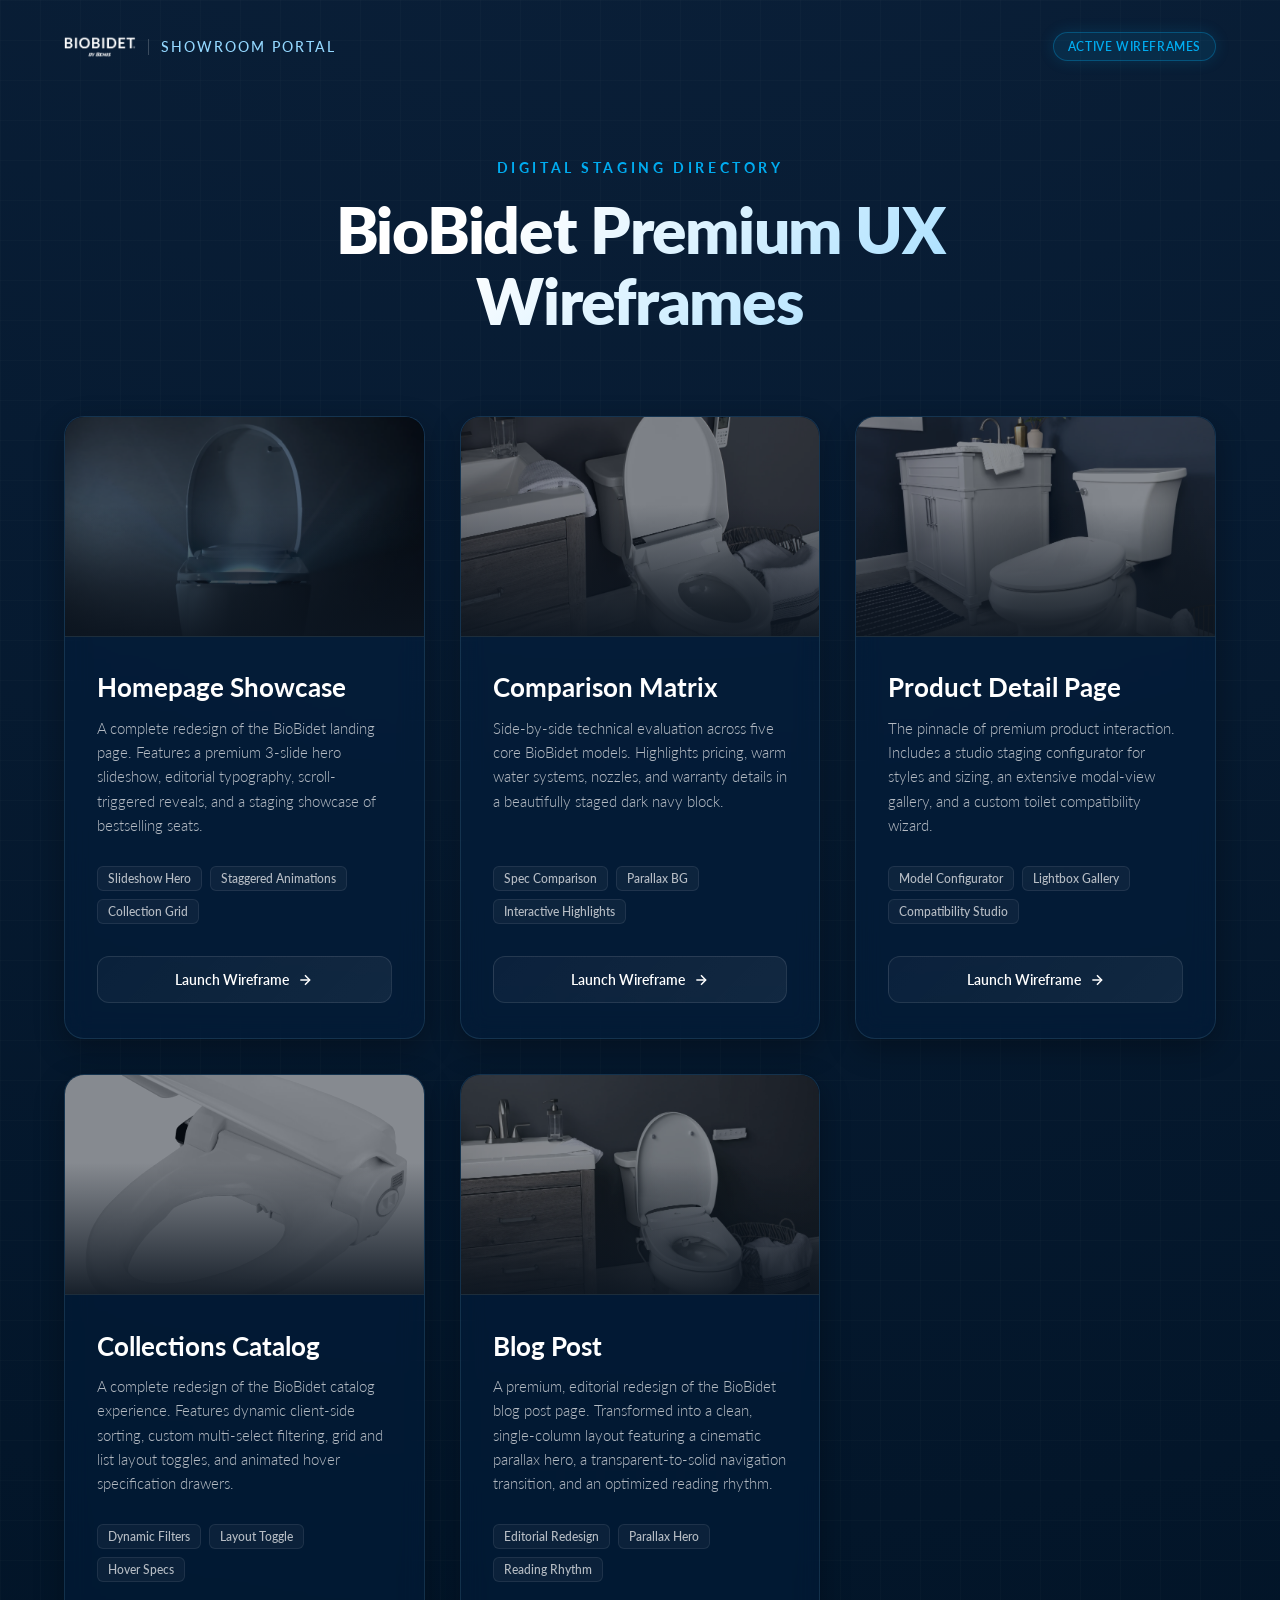
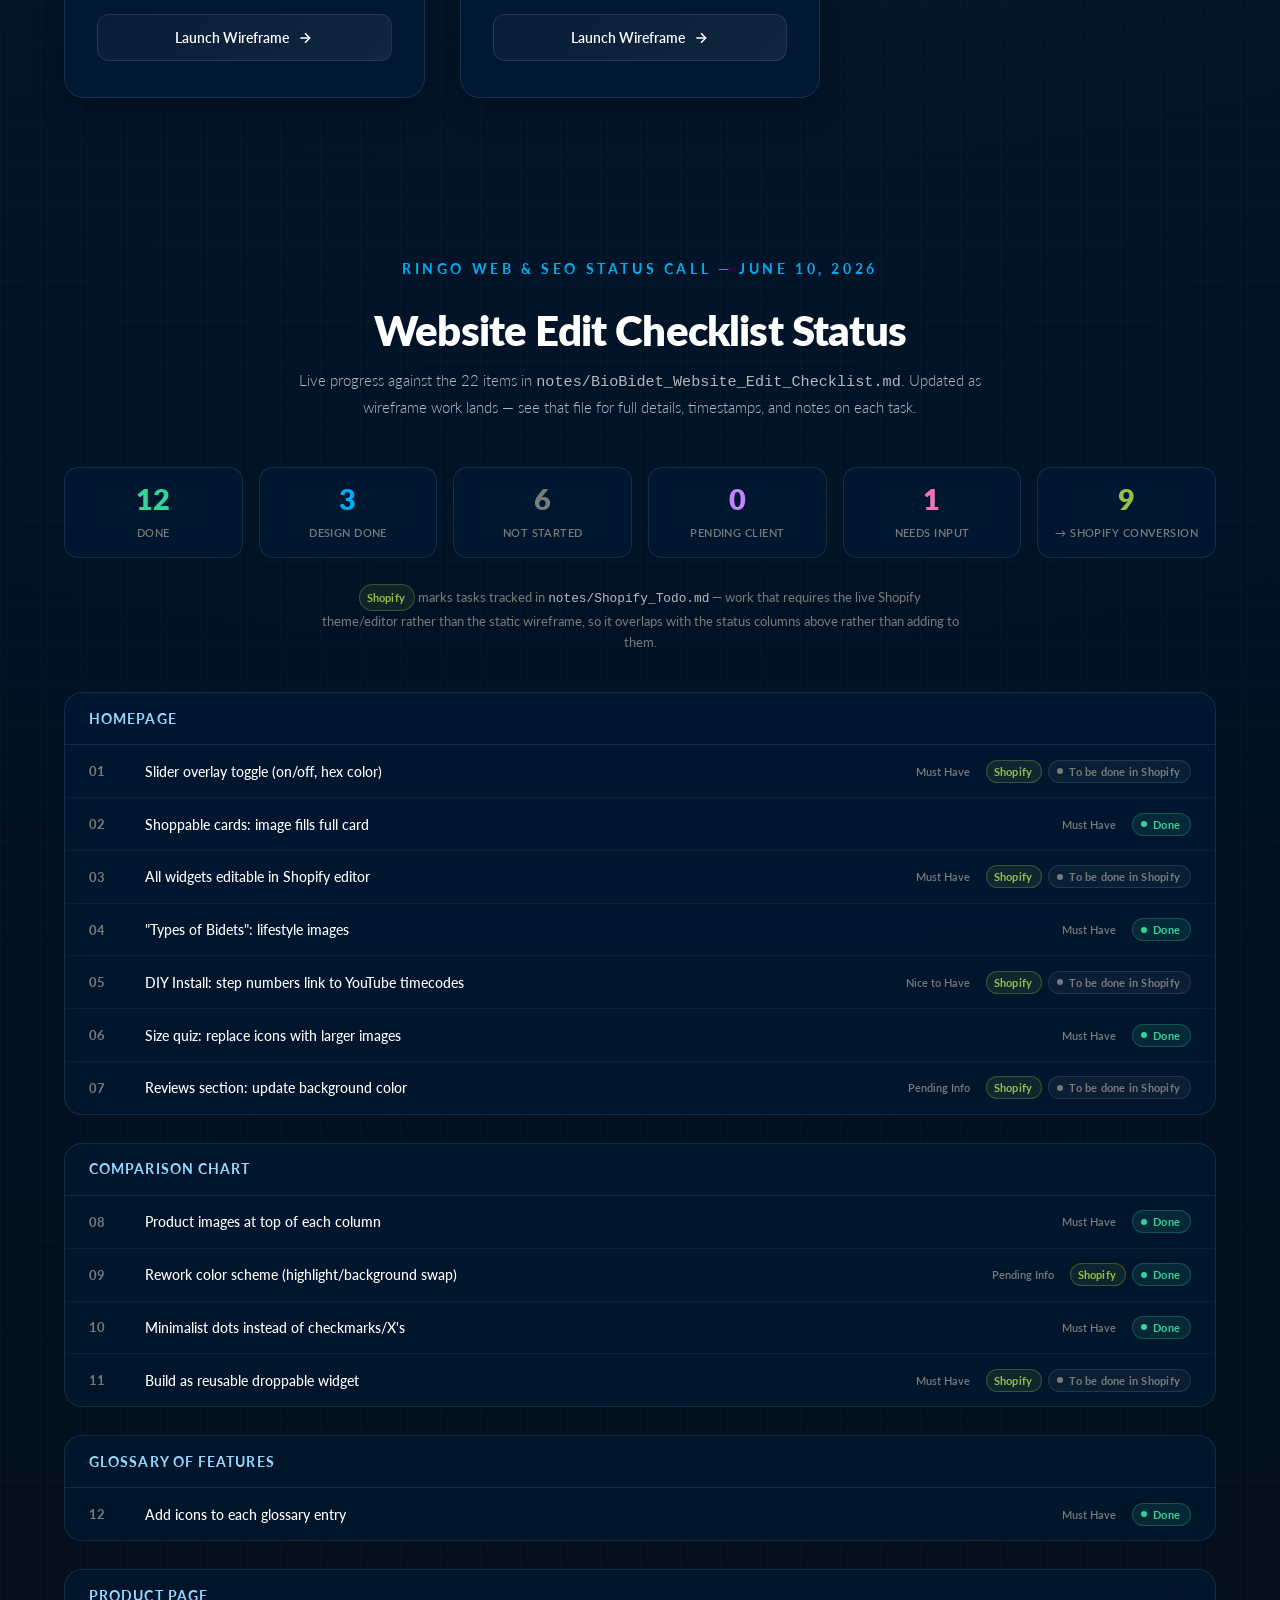
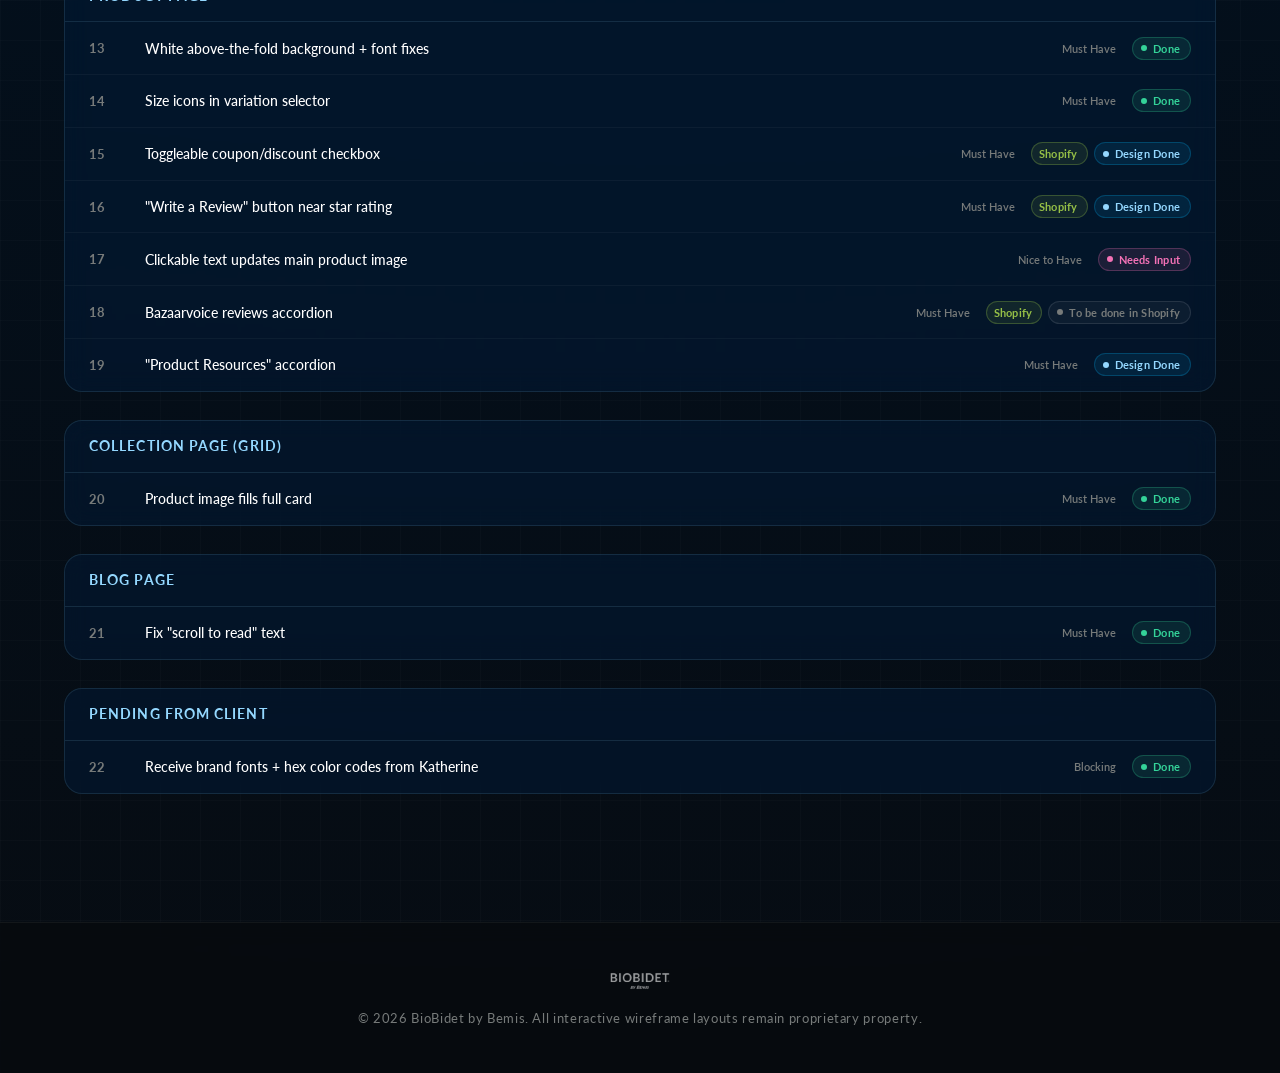
<file: index.html>
<!DOCTYPE html>
<html lang="en">

<head>
    <meta charset="UTF-8">
    <meta name="viewport" content="width=device-width, initial-scale=1.0">
    <title>BioBidet Digital Showroom | Wireframe Portal</title>

    <!-- Google Fonts: Lato -->
    <link rel="preconnect" href="https://fonts.googleapis.com">
    <link rel="preconnect" href="https://fonts.gstatic.com" crossorigin>
    <link href="https://fonts.googleapis.com/css2?family=Lato:wght@300;400;700;900&display=swap" rel="stylesheet">

    <style>
        /* Design System & Brand Tokens (Aligned with brand-style-guide.md) */
        :root {
            /* Brand Color Tokens */
            --navy: #00346E;
            --navy-dark: #002042;
            --navy-deep: #001224;
            --navy-h: #1C4B8E;
            --cyan: #00ACF0;
            --cyan-light: #94D8FF;
            --ink: #1B2227;
            --mid: #777B7A;
            --light: #E6E7E8;
            --mist: #F0EEEA;
            --white: #FFFFFF;
            --card-radius: 24px;

            /* Mapped variables for root index styling */
            --font-family: Lato, "Avenir Next", "Helvetica Neue", Arial, sans-serif;
            --font-display: var(--font-family);
            --font-sans: var(--font-family);
            --ease: cubic-bezier(0.25, 0.46, 0.45, 0.94);
            --transition-smooth: all 0.5s var(--ease);

            --bemis-navy: var(--navy);
            --navy-hover: var(--navy-h);
            --light-cyan: var(--cyan-light);
            --bg-gradient-start: var(--navy-deep);
            --bg-gradient-end: #070c12;
            --card-bg: rgba(0, 32, 66, 0.4);
            --card-border: rgba(148, 216, 255, 0.12);
            --card-border-hover: var(--cyan);
            --text-primary: var(--white);
            --text-secondary: rgba(255, 255, 255, 0.7);
            --text-muted: var(--mid);
        }

        /* Base Reset */
        * {
            box-sizing: border-box;
            margin: 0;
            padding: 0;
        }

        html,
        body {
            width: 100%;
            min-height: 100vh;
            background-color: var(--ink);
            color: var(--text-primary);
            font-family: var(--font-sans);
            overflow-x: hidden;
        }

        /* Cinematic Background */
        body {
            background: radial-gradient(circle at 50% -20%, #0d233e 0%, var(--bg-gradient-start) 60%, var(--bg-gradient-end) 100%);
            display: flex;
            flex-direction: column;
            justify-content: space-between;
            position: relative;
        }

        /* Grid Background Overlay */
        body::before {
            content: '';
            position: absolute;
            top: 0;
            left: 0;
            width: 100%;
            height: 100%;
            background-image:
                linear-gradient(rgba(255, 255, 255, 0.015) 1px, transparent 1px),
                linear-gradient(90deg, rgba(255, 255, 255, 0.015) 1px, transparent 1px);
            background-size: 40px 40px;
            pointer-events: none;
            z-index: 1;
        }

        /* HEADER */
        .site-header {
            position: relative;
            z-index: 10;
            width: 100%;
            padding: 2rem 5% 1rem;
            display: flex;
            justify-content: space-between;
            align-items: center;
        }

        .header-logo {
            display: flex;
            align-items: center;
            gap: 12px;
            text-decoration: none;
            color: var(--text-primary);
        }

        .header-logo img {
            height: 24px;
            width: auto;
            display: block;
        }

        .header-logo span {
            font-family: var(--font-display);
            font-weight: 500;
            font-size: 0.85rem;
            letter-spacing: 0.15em;
            text-transform: uppercase;
            color: var(--light-cyan);
            border-left: 1px solid rgba(255, 255, 255, 0.2);
            padding-left: 12px;
        }

        .status-pill {
            background: rgba(0, 172, 240, 0.1);
            border: 1px solid rgba(0, 172, 240, 0.3);
            color: var(--cyan);
            padding: 6px 14px;
            border-radius: 20px;
            font-size: 0.75rem;
            font-weight: 600;
            letter-spacing: 0.05em;
            text-transform: uppercase;
            font-family: var(--font-display);
            box-shadow: 0 0 15px rgba(0, 172, 240, 0.15);
        }

        /* HERO SECTION */
        .hero {
            position: relative;
            z-index: 5;
            padding: 5rem 5% 3.5rem;
            text-align: center;
            max-width: 900px;
            margin: 0 auto;
        }

        .hero-kicker {
            font-family: var(--font-display);
            font-size: 0.9rem;
            font-weight: 700;
            letter-spacing: 0.25em;
            text-transform: uppercase;
            color: var(--cyan);
            margin-bottom: 1.2rem;
            display: inline-block;
            opacity: 0;
            transform: translateY(15px);
            animation: fadeInUp 0.8s cubic-bezier(0.25, 0.46, 0.45, 0.94) forwards;
        }

        .hero-title {
            font-family: var(--font-display);
            font-size: clamp(2.5rem, 5vw, 4.2rem);
            font-weight: 800;
            line-height: 1.1;
            letter-spacing: -0.02em;
            background: linear-gradient(135deg, #ffffff 30%, var(--light-cyan) 100%);
            -webkit-background-clip: text;
            -webkit-text-fill-color: transparent;
            margin-bottom: 1.5rem;
            opacity: 0;
            transform: translateY(20px);
            animation: fadeInUp 0.8s cubic-bezier(0.25, 0.46, 0.45, 0.94) 0.15s forwards;
        }

        .hero-desc {
            font-size: clamp(1rem, 1.8vw, 1.25rem);
            font-weight: 300;
            line-height: 1.6;
            color: var(--text-secondary);
            max-width: 680px;
            margin: 0 auto;
            opacity: 0;
            transform: translateY(20px);
            animation: fadeInUp 0.8s cubic-bezier(0.25, 0.46, 0.45, 0.94) 0.3s forwards;
        }

        /* GRID SHOWCASE */
        .showcase-container {
            position: relative;
            z-index: 5;
            padding: 0 5% 8rem;
            max-width: 1280px;
            margin: 0 auto;
            width: 100%;
        }

        .showcase-grid {
            display: grid;
            grid-template-columns: repeat(auto-fit, minmax(340px, 1fr));
            gap: 2.2rem;
            width: 100%;
        }

        /* WIREFRAME CARD */
        .wireframe-card {
            background: var(--card-bg);
            border: 1px solid var(--card-border);
            border-radius: 20px;
            overflow: hidden;
            display: flex;
            flex-direction: column;
            position: relative;
            cursor: pointer;
            text-decoration: none;
            color: var(--text-primary);
            box-shadow: 0 10px 30px rgba(0, 0, 0, 0.3);
            backdrop-filter: blur(12px);
            -webkit-backdrop-filter: blur(12px);
            transition: var(--transition-smooth);
            opacity: 0;
            transform: translateY(30px);
            animation: fadeInUp 0.9s cubic-bezier(0.25, 0.46, 0.45, 0.94) 0.45s forwards;
        }

        .wireframe-card:nth-child(2) {
            animation-delay: 0.55s;
        }

        .wireframe-card:nth-child(3) {
            animation-delay: 0.65s;
        }

        .wireframe-card:nth-child(4) {
            animation-delay: 0.75s;
        }

        .wireframe-card:nth-child(5) {
            animation-delay: 0.85s;
        }

        /* Mouse tracking glow container */
        .card-glow {
            position: absolute;
            top: 0;
            left: 0;
            right: 0;
            bottom: 0;
            border-radius: 20px;
            pointer-events: none;
            background: radial-gradient(800px circle at var(--mouse-x, 50%) var(--mouse-y, 50%), rgba(0, 172, 240, 0.08), transparent 40%);
            z-index: 2;
            opacity: 0;
            transition: opacity 0.5s ease;
        }

        .wireframe-card:hover .card-glow {
            opacity: 1;
        }

        .wireframe-card:hover {
            transform: translateY(-8px);
            border-color: var(--card-border-hover);
            box-shadow: 0 20px 45px rgba(0, 172, 240, 0.15);
        }

        /* Card Visual Staging */
        .card-visual {
            height: 220px;
            width: 100%;
            position: relative;
            overflow: hidden;
            background-color: #0c1520;
            display: flex;
            align-items: center;
            justify-content: center;
            border-bottom: 1px solid var(--card-border);
        }

        .card-visual::before {
            content: '';
            position: absolute;
            top: 0;
            left: 0;
            width: 100%;
            height: 100%;
            background: linear-gradient(to bottom, transparent 40%, rgba(12, 21, 32, 0.9) 100%);
            z-index: 2;
        }

        .card-img {
            position: absolute;
            top: 0;
            left: 0;
            width: 100%;
            height: 100%;
            object-fit: cover;
            opacity: 0.5;
            transition: transform 1.5s cubic-bezier(0.25, 0.46, 0.45, 0.94);
            filter: grayscale(10%) contrast(105%);
        }

        .wireframe-card:hover .card-img {
            transform: scale(1.08);
            opacity: 0.7;
        }

        /* Glowing overlay badge on the media */
        .card-badge {
            position: absolute;
            top: 1.25rem;
            right: 1.25rem;
            background: rgba(11, 15, 18, 0.75);
            backdrop-filter: blur(8px);
            -webkit-backdrop-filter: blur(8px);
            border: 1px solid rgba(255, 255, 255, 0.1);
            color: var(--light-cyan);
            font-size: 0.7rem;
            font-weight: 700;
            letter-spacing: 0.1em;
            text-transform: uppercase;
            padding: 5px 12px;
            border-radius: 12px;
            z-index: 3;
            font-family: var(--font-display);
        }

        /* Card Information */
        .card-info {
            padding: 2.2rem 2rem;
            display: flex;
            flex-direction: column;
            flex-grow: 1;
            position: relative;
            z-index: 3;
        }

        .card-kicker {
            font-family: var(--font-display);
            font-size: 0.75rem;
            font-weight: 700;
            letter-spacing: 0.15em;
            text-transform: uppercase;
            color: var(--cyan);
            margin-bottom: 0.6rem;
        }

        .card-title {
            font-family: var(--font-display);
            font-size: 1.6rem;
            font-weight: 700;
            line-height: 1.2;
            color: var(--text-primary);
            margin-bottom: 0.8rem;
            transition: color 0.3s ease;
        }

        .wireframe-card:hover .card-title {
            color: var(--light-cyan);
        }

        .card-desc {
            font-size: 0.95rem;
            font-weight: 300;
            line-height: 1.6;
            color: var(--text-secondary);
            margin-bottom: 1.8rem;
            flex-grow: 1;
        }

        /* Feature Pills */
        .card-tags {
            display: flex;
            flex-wrap: wrap;
            gap: 8px;
            margin-bottom: 2rem;
        }

        .tag-pill {
            background: rgba(255, 255, 255, 0.04);
            border: 1px solid rgba(255, 255, 255, 0.08);
            color: var(--text-secondary);
            padding: 4px 10px;
            border-radius: 6px;
            font-size: 0.75rem;
            font-weight: 500;
            transition: var(--transition-smooth);
        }

        .wireframe-card:hover .tag-pill {
            background: rgba(0, 172, 240, 0.05);
            border-color: rgba(0, 172, 240, 0.15);
            color: var(--light-cyan);
        }

        /* Premium CTA Button inside card */
        .card-btn {
            width: 100%;
            padding: 14px 20px;
            background: linear-gradient(135deg, rgba(255, 255, 255, 0.03) 0%, rgba(255, 255, 255, 0.06) 100%);
            border: 1px solid rgba(255, 255, 255, 0.1);
            border-radius: 12px;
            color: var(--text-primary);
            font-family: var(--font-display);
            font-weight: 600;
            font-size: 0.9rem;
            display: flex;
            align-items: center;
            justify-content: center;
            gap: 8px;
            cursor: pointer;
            transition: var(--transition-smooth);
        }

        .card-btn svg {
            width: 16px;
            height: 16px;
            stroke: currentColor;
            stroke-width: 2.2;
            transition: transform 0.4s cubic-bezier(0.25, 0.46, 0.45, 0.94);
        }

        .wireframe-card:hover .card-btn {
            background: linear-gradient(135deg, var(--bemis-navy) 0%, var(--navy-hover) 100%);
            border-color: var(--cyan);
            box-shadow: 0 0 15px rgba(0, 172, 240, 0.35);
        }

        .wireframe-card:hover .card-btn svg {
            transform: translateX(5px);
        }

        /* FOOTER */
        .site-footer {
            position: relative;
            z-index: 5;
            width: 100%;
            padding: 3rem 5%;
            border-top: 1px solid rgba(255, 255, 255, 0.05);
            text-align: center;
            background: rgba(7, 10, 14, 0.8);
            backdrop-filter: blur(10px);
            -webkit-backdrop-filter: blur(10px);
        }

        .footer-logo {
            height: 20px;
            width: auto;
            opacity: 0.6;
            margin-bottom: 1rem;
            transition: opacity 0.3s ease;
        }

        .footer-logo:hover {
            opacity: 0.9;
        }

        .footer-copy {
            font-size: 0.8rem;
            color: var(--text-muted);
            letter-spacing: 0.05em;
        }

        /* ============================================================
           CHECKLIST STATUS DASHBOARD
           ============================================================ */
        .status-container {
            position: relative;
            z-index: 5;
            padding: 2rem 5% 8rem;
            max-width: 1280px;
            margin: 0 auto;
            width: 100%;
        }

        .status-header {
            text-align: center;
            max-width: 700px;
            margin: 0 auto 3rem;
        }

        .status-header .hero-kicker {
            animation: none;
            opacity: 1;
            transform: none;
        }

        .status-header h2 {
            font-family: var(--font-display);
            font-size: clamp(1.8rem, 3.5vw, 2.6rem);
            font-weight: 800;
            letter-spacing: -0.02em;
            margin: 0.6rem 0 0.8rem;
            color: var(--text-primary);
        }

        .status-header p {
            font-size: 0.95rem;
            color: var(--text-secondary);
            line-height: 1.6;
            font-weight: 300;
        }

        .status-header p a {
            color: var(--light-cyan);
        }

        /* Summary stat row */
        .status-stats {
            display: grid;
            grid-template-columns: repeat(6, 1fr);
            gap: 1rem;
            margin-bottom: 3rem;
        }

        .stat-card {
            background: var(--card-bg);
            border: 1px solid var(--card-border);
            border-radius: 14px;
            padding: 1.1rem 0.8rem;
            text-align: center;
            backdrop-filter: blur(12px);
            -webkit-backdrop-filter: blur(12px);
        }

        .stat-card .stat-num {
            display: block;
            font-family: var(--font-display);
            font-size: 1.8rem;
            font-weight: 800;
            line-height: 1;
            margin-bottom: 0.4rem;
        }

        .stat-card .stat-label {
            font-size: 0.68rem;
            font-weight: 600;
            letter-spacing: 0.04em;
            text-transform: uppercase;
            color: var(--text-muted);
        }

        .stat-card--done .stat-num { color: #34d399; }
        .stat-card--progress .stat-num { color: var(--cyan); }
        .stat-card--dev .stat-num { color: #95bf47; }
        .stat-card--pending .stat-num { color: #c084fc; }
        .stat-card--todo .stat-num { color: var(--text-muted); }
        .stat-card--clarify .stat-num { color: #f472b6; }

        .status-legend-note {
            text-align: center;
            font-size: 0.8rem;
            color: var(--text-muted);
            line-height: 1.6;
            max-width: 640px;
            margin: -1.4rem auto 2.5rem;
        }

        .status-legend-note code {
            color: var(--text-secondary);
        }

        /* Status badge chips */
        .status-badge {
            display: inline-flex;
            align-items: center;
            gap: 6px;
            padding: 4px 10px 4px 8px;
            border-radius: 20px;
            font-size: 0.7rem;
            font-weight: 700;
            letter-spacing: 0.02em;
            white-space: nowrap;
            font-family: var(--font-display);
        }

        .status-badge::before {
            content: '';
            width: 6px;
            height: 6px;
            border-radius: 50%;
            background: currentColor;
            flex-shrink: 0;
        }

        .status-badge--done {
            color: #34d399;
            background: rgba(52, 211, 153, 0.1);
            border: 1px solid rgba(52, 211, 153, 0.25);
        }

        .status-badge--design {
            color: var(--light-cyan);
            background: rgba(0, 172, 240, 0.1);
            border: 1px solid rgba(0, 172, 240, 0.25);
        }

        .status-badge--dev {
            color: #f59e0b;
            background: rgba(245, 158, 11, 0.1);
            border: 1px solid rgba(245, 158, 11, 0.25);
        }

        .status-badge--pending {
            color: #c084fc;
            background: rgba(192, 132, 252, 0.1);
            border: 1px solid rgba(192, 132, 252, 0.25);
        }

        .status-badge--todo {
            color: var(--text-muted);
            background: rgba(255, 255, 255, 0.04);
            border: 1px solid rgba(255, 255, 255, 0.1);
        }

        .status-badge--clarify {
            color: #f472b6;
            background: rgba(244, 114, 182, 0.1);
            border: 1px solid rgba(244, 114, 182, 0.25);
        }

        /* Secondary marker: routed to Shopify theme conversion (per Shopify_Todo.md) */
        .shopify-tag {
            display: inline-flex;
            align-items: center;
            gap: 5px;
            padding: 4px 9px 4px 7px;
            border-radius: 20px;
            font-size: 0.68rem;
            font-weight: 700;
            letter-spacing: 0.02em;
            white-space: nowrap;
            font-family: var(--font-display);
            color: #95bf47;
            background: rgba(149, 191, 71, 0.1);
            border: 1px solid rgba(149, 191, 71, 0.3);
        }

        .status-row-badges {
            display: flex;
            align-items: center;
            gap: 6px;
            flex-wrap: wrap;
            justify-content: flex-end;
        }

        /* Grouped task list */
        .status-groups {
            display: flex;
            flex-direction: column;
            gap: 1.75rem;
        }

        .status-group {
            background: var(--card-bg);
            border: 1px solid var(--card-border);
            border-radius: 18px;
            overflow: hidden;
            backdrop-filter: blur(12px);
            -webkit-backdrop-filter: blur(12px);
        }

        .status-group-title {
            padding: 1.1rem 1.5rem;
            font-family: var(--font-display);
            font-size: 0.85rem;
            font-weight: 700;
            letter-spacing: 0.08em;
            text-transform: uppercase;
            color: var(--light-cyan);
            border-bottom: 1px solid var(--card-border);
        }

        .status-row {
            display: grid;
            grid-template-columns: 2.5rem 1fr auto auto;
            align-items: center;
            gap: 1rem;
            padding: 0.9rem 1.5rem;
            border-bottom: 1px solid rgba(255, 255, 255, 0.04);
        }

        .status-row:last-child {
            border-bottom: none;
        }

        .status-row-num {
            font-family: var(--font-display);
            font-size: 0.8rem;
            font-weight: 700;
            color: var(--text-muted);
        }

        .status-row-title {
            font-size: 0.9rem;
            font-weight: 500;
            color: var(--text-primary);
        }

        .status-row-priority {
            font-size: 0.7rem;
            font-weight: 600;
            color: var(--text-muted);
            white-space: nowrap;
        }

        @media (max-width: 900px) {
            .status-stats {
                grid-template-columns: repeat(3, 1fr);
            }
        }

        @media (max-width: 768px) {
            .status-stats {
                grid-template-columns: repeat(2, 1fr);
            }

            .status-row {
                grid-template-columns: 1fr;
                gap: 0.4rem;
            }

            .status-row-num {
                display: none;
            }
        }

        /* Keyframes */
        @keyframes fadeInUp {
            from {
                opacity: 0;
                transform: translateY(20px);
            }

            to {
                opacity: 1;
                transform: translateY(0);
            }
        }

        /* Responsive Breakpoints */
        @media (max-width: 768px) {
            .hero {
                padding-top: 3.5rem;
                padding-bottom: 2rem;
            }

            .showcase-container {
                padding-bottom: 5rem;
            }

            .showcase-grid {
                grid-template-columns: 1fr;
                gap: 1.5rem;
            }

            .wireframe-card {
                max-width: 500px;
                margin: 0 auto;
                width: 100%;
            }
        }
    </style>
</head>

<body>

    <!-- HEADER -->
    <header class="site-header">
        <a href="#" class="header-logo">
            <img src="biobidet_images/newbiologo_white_5fd1c86d-9ed9-4a33-ad0b-62abd472718f_160x@2x.avif"
                alt="BioBidet">
            <span>Showroom Portal</span>
        </a>
        <div class="status-pill">Active Wireframes</div>
    </header>

    <!-- HERO -->
    <main>
        <section class="hero">
            <span class="hero-kicker">Digital Staging Directory</span>
            <h1 class="hero-title">BioBidet Premium UX Wireframes</h1>
            <!-- <p class="hero-desc">
                Experience the proposed designs staged in high-fidelity interactive wireframes, utilizing modern
                cinematic styling, fluid layouts, and Apple-grade product interactions.
            </p> -->
        </section>

        <!-- CARDS SHOWCASE -->
        <section class="showcase-container">
            <div class="showcase-grid">

                <!-- CARD 1: Homepage -->
                <a href="wireframes/homepage/index.html" class="wireframe-card">
                    <div class="card-glow"></div>
                    <div class="card-visual">
                        <!-- <span class="card-badge">V1.0</span> -->
                        <img class="card-img" src="biobidet_images/hero_web.webp" alt="BioBidet Premium Homepage Hero">
                    </div>
                    <div class="card-info">
                        <!-- <span class="card-kicker">Concept Experience</span> -->
                        <h2 class="card-title">Homepage Showcase</h2>
                        <p class="card-desc">
                            A complete redesign of the BioBidet landing page. Features a premium 3-slide hero slideshow,
                            editorial typography, scroll-triggered reveals, and a staging showcase of bestselling seats.
                        </p>
                        <div class="card-tags">
                            <span class="tag-pill">Slideshow Hero</span>
                            <span class="tag-pill">Staggered Animations</span>
                            <span class="tag-pill">Collection Grid</span>
                        </div>
                        <div class="card-btn">
                            Launch Wireframe
                            <svg viewBox="0 0 24 24" fill="none" stroke="currentColor">
                                <line x1="5" y1="12" x2="19" y2="12"></line>
                                <polyline points="12 5 19 12 12 19"></polyline>
                            </svg>
                        </div>
                    </div>
                </a>

                <!-- CARD 2: Comparison Chart -->
                <a href="wireframes/comparison/index.html" class="wireframe-card">
                    <div class="card-glow"></div>
                    <div class="card-visual">
                        <!-- <span class="card-badge">Relocated</span> -->
                        <img class="card-img" src="biobidet_images/bb-2000-lifestyle_web.webp"
                            alt="BioBidet Comparison Matrix">
                    </div>
                    <div class="card-info">
                        <!-- <span class="card-kicker">Specification Grid</span> -->
                        <h2 class="card-title">Comparison Matrix</h2>
                        <p class="card-desc">
                            Side-by-side technical evaluation across five core BioBidet models. Highlights pricing, warm
                            water systems, nozzles, and warranty details in a beautifully staged dark navy block.
                        </p>
                        <div class="card-tags">
                            <span class="tag-pill">Spec Comparison</span>
                            <span class="tag-pill">Parallax BG</span>
                            <span class="tag-pill">Interactive Highlights</span>
                        </div>
                        <div class="card-btn">
                            Launch Wireframe
                            <svg viewBox="0 0 24 24" fill="none" stroke="currentColor">
                                <line x1="5" y1="12" x2="19" y2="12"></line>
                                <polyline points="12 5 19 12 12 19"></polyline>
                            </svg>
                        </div>
                    </div>
                </a>

                <!-- CARD 3: Product Detail Page (v2) -->
                <a href="wireframes/pdp/v2/index.html" class="wireframe-card">
                    <div class="card-glow"></div>
                    <div class="card-visual">
                        <!-- <span class="card-badge">Interactive V2</span> -->
                        <img class="card-img" src="biobidet_images/bb-500-lifestyle_web.webp"
                            alt="BioBidet PDP configurator">
                    </div>
                    <div class="card-info">
                        <!-- <span class="card-kicker">Showroom Experience</span> -->
                        <h2 class="card-title">Product Detail Page</h2>
                        <p class="card-desc">
                            The pinnacle of premium product interaction. Includes a studio staging configurator for
                            styles and sizing, an extensive modal-view gallery, and a custom toilet compatibility
                            wizard.
                        </p>
                        <div class="card-tags">
                            <span class="tag-pill">Model Configurator</span>
                            <span class="tag-pill">Lightbox Gallery</span>
                            <span class="tag-pill">Compatibility Studio</span>
                        </div>
                        <div class="card-btn">
                            Launch Wireframe
                            <svg viewBox="0 0 24 24" fill="none" stroke="currentColor">
                                <line x1="5" y1="12" x2="19" y2="12"></line>
                                <polyline points="12 5 19 12 12 19"></polyline>
                            </svg>
                        </div>
                    </div>
                </a>

                <!-- CARD 4: Collections Page -->
                <a href="wireframes/collections/index.html" class="wireframe-card">
                    <div class="card-glow"></div>
                    <div class="card-visual">
                        <!-- <span class="card-badge">Redesigned</span> -->
                        <img class="card-img" src="biobidet_images/Dealer_BB1000_Listing_Image_4_web.webp"
                            alt="BioBidet Collections Staging">
                    </div>
                    <div class="card-info">
                        <!-- <span class="card-kicker">Catalog Listing</span> -->
                        <h2 class="card-title">Collections Catalog</h2>
                        <p class="card-desc">
                            A complete redesign of the BioBidet catalog experience. Features dynamic client-side
                            sorting, custom multi-select filtering, grid and list layout toggles, and animated hover
                            specification drawers.
                        </p>
                        <div class="card-tags">
                            <span class="tag-pill">Dynamic Filters</span>
                            <span class="tag-pill">Layout Toggle</span>
                            <span class="tag-pill">Hover Specs</span>
                        </div>
                        <div class="card-btn">
                            Launch Wireframe
                            <svg viewBox="0 0 24 24" fill="none" stroke="currentColor">
                                <line x1="5" y1="12" x2="19" y2="12"></line>
                                <polyline points="12 5 19 12 12 19"></polyline>
                            </svg>
                        </div>
                    </div>
                </a>

                <!-- CARD 5: Blog Page / Resource Hub -->
                <a href="wireframes/blog/index.html" class="wireframe-card">
                    <div class="card-glow"></div>
                    <div class="card-visual">
                        <img class="card-img" src="biobidet_images/discovery-dls-lifestyle_web.webp"
                            alt="BioBidet Resource Hub Article">
                    </div>
                    <div class="card-info">
                        <!-- <span class="card-kicker">Resource &amp; Education</span> -->
                        <h2 class="card-title">Blog Post</h2>
                        <p class="card-desc">
                            A premium, editorial redesign of the BioBidet blog post page. Transformed into a clean,
                            single-column layout featuring a cinematic parallax hero, a transparent-to-solid navigation
                            transition, and an optimized reading rhythm.
                        </p>
                        <div class="card-tags">
                            <span class="tag-pill">Editorial Redesign</span>
                            <span class="tag-pill">Parallax Hero</span>
                            <span class="tag-pill">Reading Rhythm</span>
                        </div>
                        <div class="card-btn">
                            Launch Wireframe
                            <svg viewBox="0 0 24 24" fill="none" stroke="currentColor">
                                <line x1="5" y1="12" x2="19" y2="12"></line>
                                <polyline points="12 5 19 12 12 19"></polyline>
                            </svg>
                        </div>
                    </div>
                </a>

            </div>
        </section>

        <!-- CHECKLIST STATUS DASHBOARD -->
        <section class="status-container" id="status">
            <div class="status-header">
                <span class="hero-kicker">Ringo Web &amp; SEO Status Call &mdash; June 10, 2026</span>
                <h2>Website Edit Checklist Status</h2>
                <p>
                    Live progress against the 22 items in
                    <code>notes/BioBidet_Website_Edit_Checklist.md</code>. Updated as wireframe work lands &mdash;
                    see that file for full details, timestamps, and notes on each task.
                </p>
            </div>

            <div class="status-stats">
                <div class="stat-card stat-card--done">
                    <span class="stat-num">12</span>
                    <span class="stat-label">Done</span>
                </div>
                <div class="stat-card stat-card--progress">
                    <span class="stat-num">3</span>
                    <span class="stat-label">Design Done</span>
                </div>
                <div class="stat-card stat-card--todo">
                    <span class="stat-num">6</span>
                    <span class="stat-label">Not Started</span>
                </div>
                <div class="stat-card stat-card--pending">
                    <span class="stat-num">0</span>
                    <span class="stat-label">Pending Client</span>
                </div>
                <div class="stat-card stat-card--clarify">
                    <span class="stat-num">1</span>
                    <span class="stat-label">Needs Input</span>
                </div>
                <div class="stat-card stat-card--dev">
                    <span class="stat-num">9</span>
                    <span class="stat-label">→ Shopify Conversion</span>
                </div>
            </div>
            <p class="status-legend-note">
                <span class="shopify-tag">Shopify</span>
                marks tasks tracked in <code>notes/Shopify_Todo.md</code> — work that requires the live Shopify
                theme/editor rather than the static wireframe, so it overlaps with the status columns above rather
                than adding to them.
            </p>

            <div class="status-groups">

                <!-- HOMEPAGE -->
                <div class="status-group">
                    <div class="status-group-title">Homepage</div>
                    <div class="status-row">
                        <span class="status-row-num">01</span>
                        <span class="status-row-title">Slider overlay toggle (on/off, hex color)</span>
                        <span class="status-row-priority">Must Have</span>
                        <span class="status-row-badges">
                            <span class="shopify-tag">Shopify</span>
                            <span class="status-badge status-badge--todo">To be done in Shopify</span>
                        </span>
                    </div>
                    <div class="status-row">
                        <span class="status-row-num">02</span>
                        <span class="status-row-title">Shoppable cards: image fills full card</span>
                        <span class="status-row-priority">Must Have</span>
                        <span class="status-badge status-badge--done">Done</span>
                    </div>
                    <div class="status-row">
                        <span class="status-row-num">03</span>
                        <span class="status-row-title">All widgets editable in Shopify editor</span>
                        <span class="status-row-priority">Must Have</span>
                        <span class="status-row-badges">
                            <span class="shopify-tag">Shopify</span>
                            <span class="status-badge status-badge--todo">To be done in Shopify</span>
                        </span>
                    </div>
                    <div class="status-row">
                        <span class="status-row-num">04</span>
                        <span class="status-row-title">"Types of Bidets": lifestyle images</span>
                        <span class="status-row-priority">Must Have</span>
                        <span class="status-badge status-badge--done">Done</span>
                    </div>
                    <div class="status-row">
                        <span class="status-row-num">05</span>
                        <span class="status-row-title">DIY Install: step numbers link to YouTube timecodes</span>
                        <span class="status-row-priority">Nice to Have</span>
                        <span class="status-row-badges">
                            <span class="shopify-tag">Shopify</span>
                            <span class="status-badge status-badge--todo">To be done in Shopify</span>
                        </span>
                    </div>
                    <div class="status-row">
                        <span class="status-row-num">06</span>
                        <span class="status-row-title">Size quiz: replace icons with larger images</span>
                        <span class="status-row-priority">Must Have</span>
                        <span class="status-badge status-badge--done">Done</span>
                    </div>
                    <div class="status-row">
                        <span class="status-row-num">07</span>
                        <span class="status-row-title">Reviews section: update background color</span>
                        <span class="status-row-priority">Pending Info</span>
                        <span class="status-row-badges">
                            <span class="shopify-tag">Shopify</span>
                            <span class="status-badge status-badge--todo">To be done in Shopify</span>
                        </span>
                    </div>
                </div>

                <!-- COMPARISON CHART -->
                <div class="status-group">
                    <div class="status-group-title">Comparison Chart</div>
                    <div class="status-row">
                        <span class="status-row-num">08</span>
                        <span class="status-row-title">Product images at top of each column</span>
                        <span class="status-row-priority">Must Have</span>
                        <span class="status-badge status-badge--done">Done</span>
                    </div>
                    <div class="status-row">
                        <span class="status-row-num">09</span>
                        <span class="status-row-title">Rework color scheme (highlight/background swap)</span>
                        <span class="status-row-priority">Pending Info</span>
                        <span class="status-row-badges">
                            <span class="shopify-tag">Shopify</span>
                            <span class="status-badge status-badge--done">Done</span>
                        </span>
                    </div>
                    <div class="status-row">
                        <span class="status-row-num">10</span>
                        <span class="status-row-title">Minimalist dots instead of checkmarks/X's</span>
                        <span class="status-row-priority">Must Have</span>
                        <span class="status-badge status-badge--done">Done</span>
                    </div>
                    <div class="status-row">
                        <span class="status-row-num">11</span>
                        <span class="status-row-title">Build as reusable droppable widget</span>
                        <span class="status-row-priority">Must Have</span>
                        <span class="status-row-badges">
                            <span class="shopify-tag">Shopify</span>
                            <span class="status-badge status-badge--todo">To be done in Shopify</span>
                        </span>
                    </div>
                </div>

                <!-- GLOSSARY -->
                <div class="status-group">
                    <div class="status-group-title">Glossary of Features</div>
                    <div class="status-row">
                        <span class="status-row-num">12</span>
                        <span class="status-row-title">Add icons to each glossary entry</span>
                        <span class="status-row-priority">Must Have</span>
                        <span class="status-badge status-badge--done">Done</span>
                    </div>
                </div>

                <!-- PRODUCT PAGE -->
                <div class="status-group">
                    <div class="status-group-title">Product Page</div>
                    <div class="status-row">
                        <span class="status-row-num">13</span>
                        <span class="status-row-title">White above-the-fold background + font fixes</span>
                        <span class="status-row-priority">Must Have</span>
                        <span class="status-badge status-badge--done">Done</span>
                    </div>
                    <div class="status-row">
                        <span class="status-row-num">14</span>
                        <span class="status-row-title">Size icons in variation selector</span>
                        <span class="status-row-priority">Must Have</span>
                        <span class="status-badge status-badge--done">Done</span>
                    </div>
                    <div class="status-row">
                        <span class="status-row-num">15</span>
                        <span class="status-row-title">Toggleable coupon/discount checkbox</span>
                        <span class="status-row-priority">Must Have</span>
                        <span class="status-row-badges">
                            <span class="shopify-tag">Shopify</span>
                            <span class="status-badge status-badge--design">Design Done</span>
                        </span>
                    </div>
                    <div class="status-row">
                        <span class="status-row-num">16</span>
                        <span class="status-row-title">"Write a Review" button near star rating</span>
                        <span class="status-row-priority">Must Have</span>
                        <span class="status-row-badges">
                            <span class="shopify-tag">Shopify</span>
                            <span class="status-badge status-badge--design">Design Done</span>
                        </span>
                    </div>
                    <div class="status-row">
                        <span class="status-row-num">17</span>
                        <span class="status-row-title">Clickable text updates main product image</span>
                        <span class="status-row-priority">Nice to Have</span>
                        <span class="status-badge status-badge--clarify">Needs Input</span>
                    </div>
                    <div class="status-row">
                        <span class="status-row-num">18</span>
                        <span class="status-row-title">Bazaarvoice reviews accordion</span>
                        <span class="status-row-priority">Must Have</span>
                        <span class="status-row-badges">
                            <span class="shopify-tag">Shopify</span>
                            <span class="status-badge status-badge--todo">To be done in Shopify</span>
                        </span>
                    </div>
                    <div class="status-row">
                        <span class="status-row-num">19</span>
                        <span class="status-row-title">"Product Resources" accordion</span>
                        <span class="status-row-priority">Must Have</span>
                        <span class="status-badge status-badge--design">Design Done</span>
                    </div>
                </div>

                <!-- COLLECTION PAGE -->
                <div class="status-group">
                    <div class="status-group-title">Collection Page (Grid)</div>
                    <div class="status-row">
                        <span class="status-row-num">20</span>
                        <span class="status-row-title">Product image fills full card</span>
                        <span class="status-row-priority">Must Have</span>
                        <span class="status-badge status-badge--done">Done</span>
                    </div>
                </div>

                <!-- BLOG -->
                <div class="status-group">
                    <div class="status-group-title">Blog Page</div>
                    <div class="status-row">
                        <span class="status-row-num">21</span>
                        <span class="status-row-title">Fix "scroll to read" text</span>
                        <span class="status-row-priority">Must Have</span>
                        <span class="status-badge status-badge--done">Done</span>
                    </div>
                </div>

                <!-- PENDING FROM CLIENT -->
                <div class="status-group">
                    <div class="status-group-title">Pending From Client</div>
                    <div class="status-row">
                        <span class="status-row-num">22</span>
                        <span class="status-row-title">Receive brand fonts + hex color codes from Katherine</span>
                        <span class="status-row-priority">Blocking</span>
                        <span class="status-badge status-badge--done">Done</span>
                    </div>
                </div>

            </div>
        </section>
    </main>

    <!-- FOOTER -->
    <footer class="site-footer">
        <img class="footer-logo"
            src="biobidet_images/newbiologo_white_5fd1c86d-9ed9-4a33-ad0b-62abd472718f_160x@2x.avif" alt="BioBidet">
        <p class="footer-copy">&copy; 2026 BioBidet by Bemis. All interactive wireframe layouts remain proprietary
            property.</p>
    </footer>

    <!-- Interactive Card Glow Script -->
    <script>
        document.querySelectorAll('.wireframe-card').forEach(card => {
            card.addEventListener('mousemove', e => {
                const rect = card.getBoundingClientRect();
                const x = e.clientX - rect.left;
                const y = e.clientY - rect.top;

                card.style.setProperty('--mouse-x', `${x}px`);
                card.style.setProperty('--mouse-y', `${y}px`);
            });
        });
    </script>
</body>

</html>
</file>
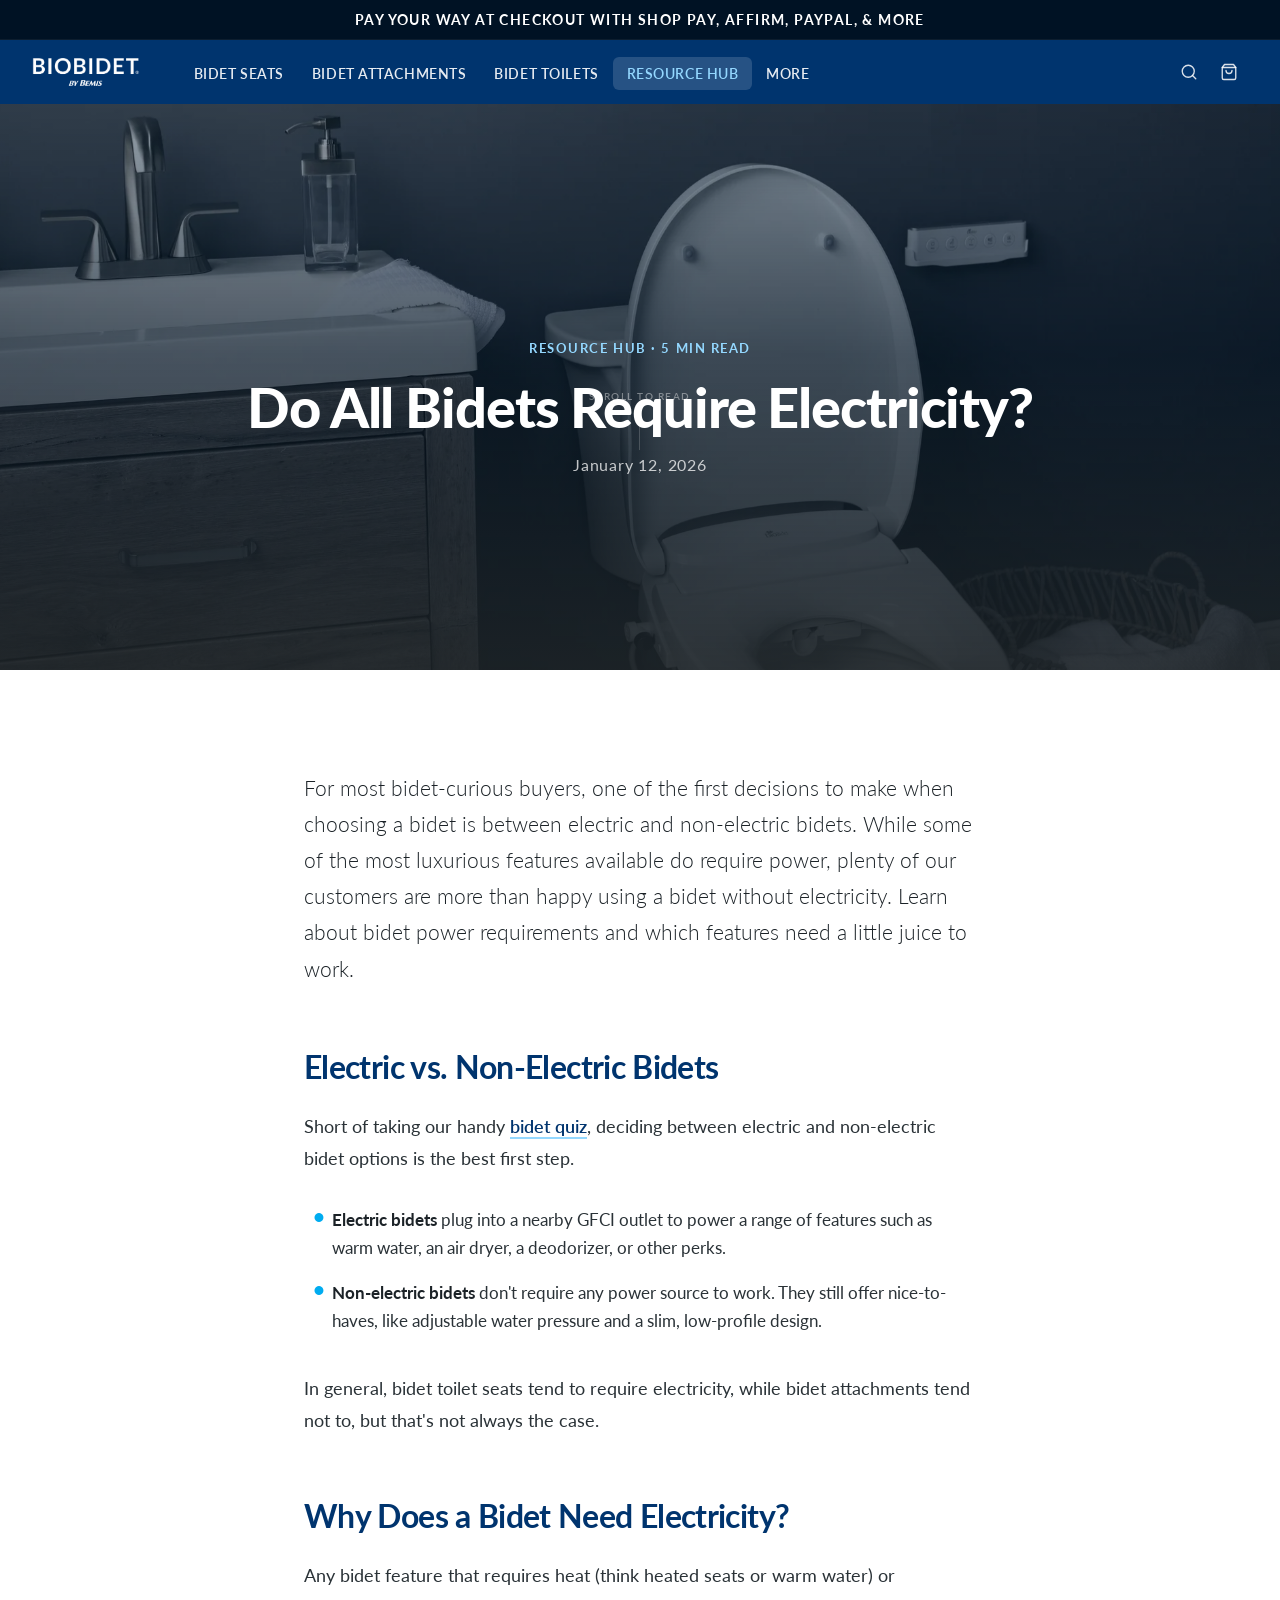
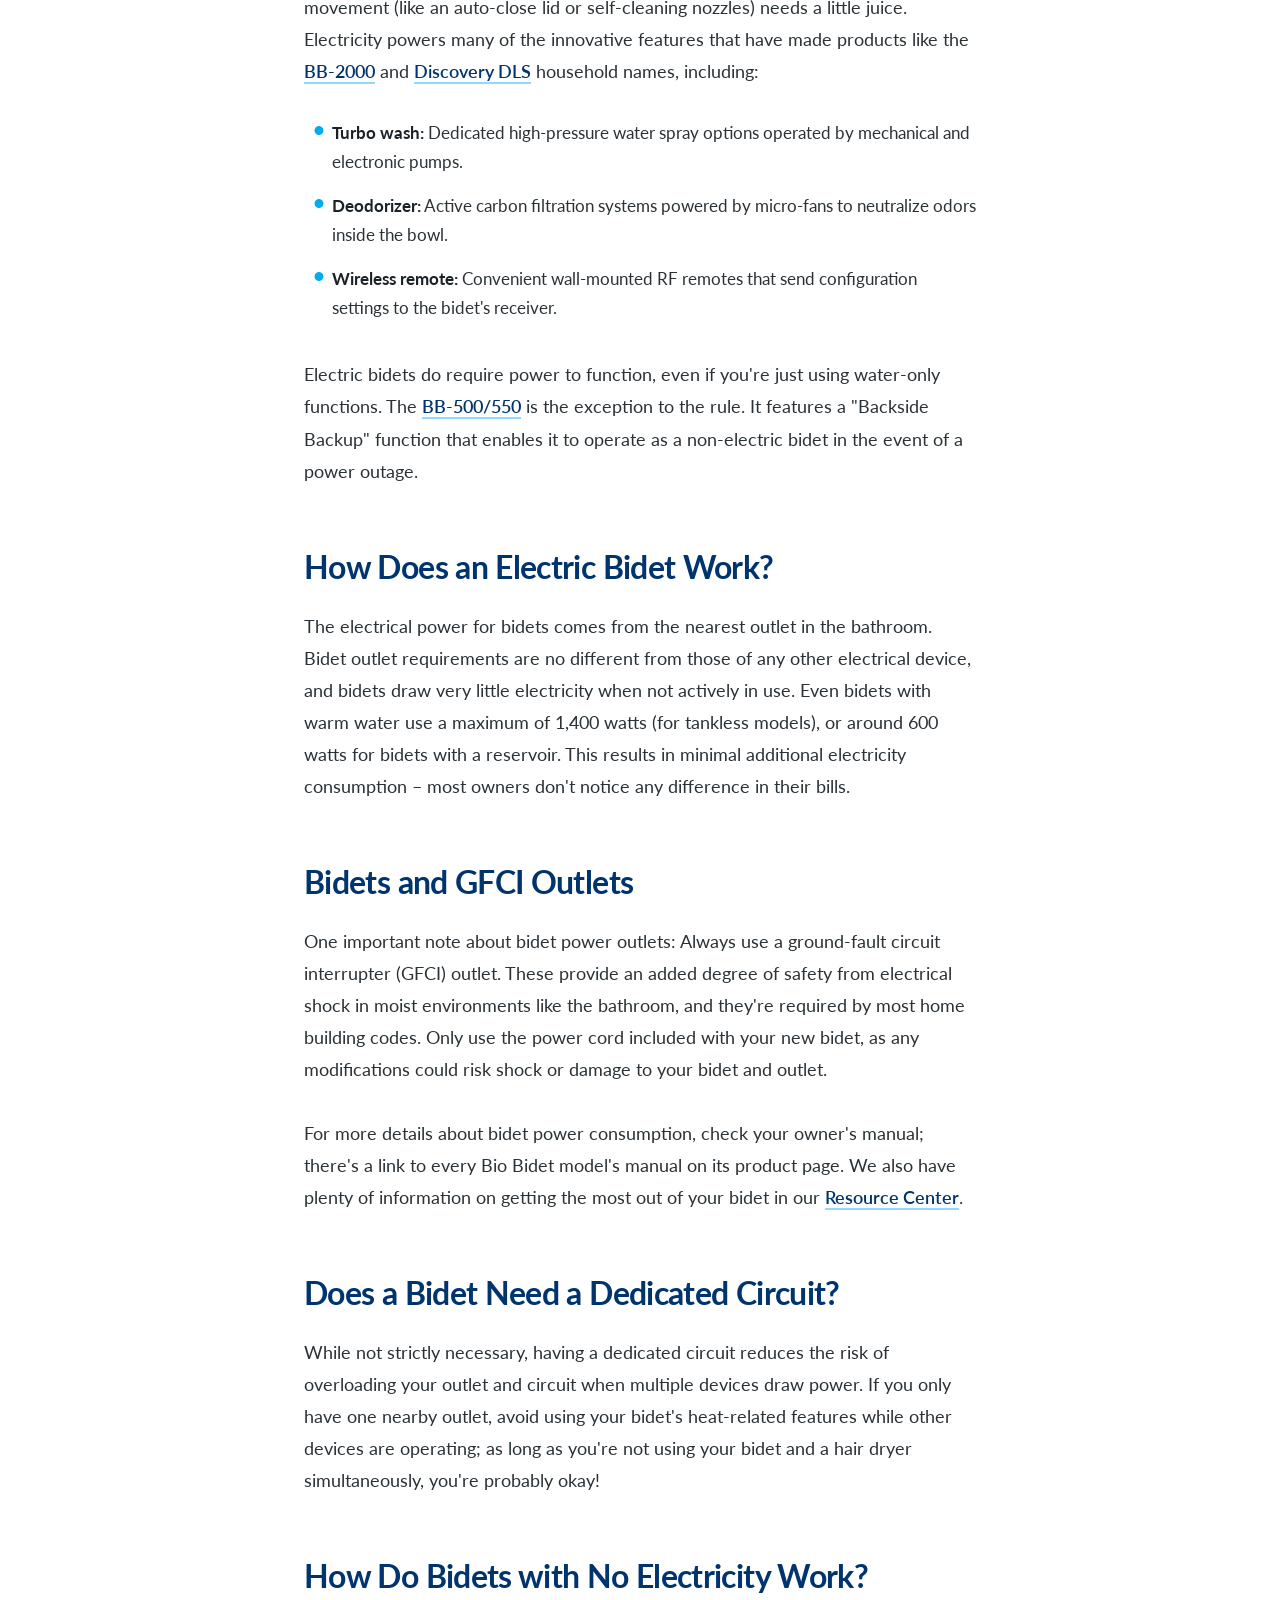
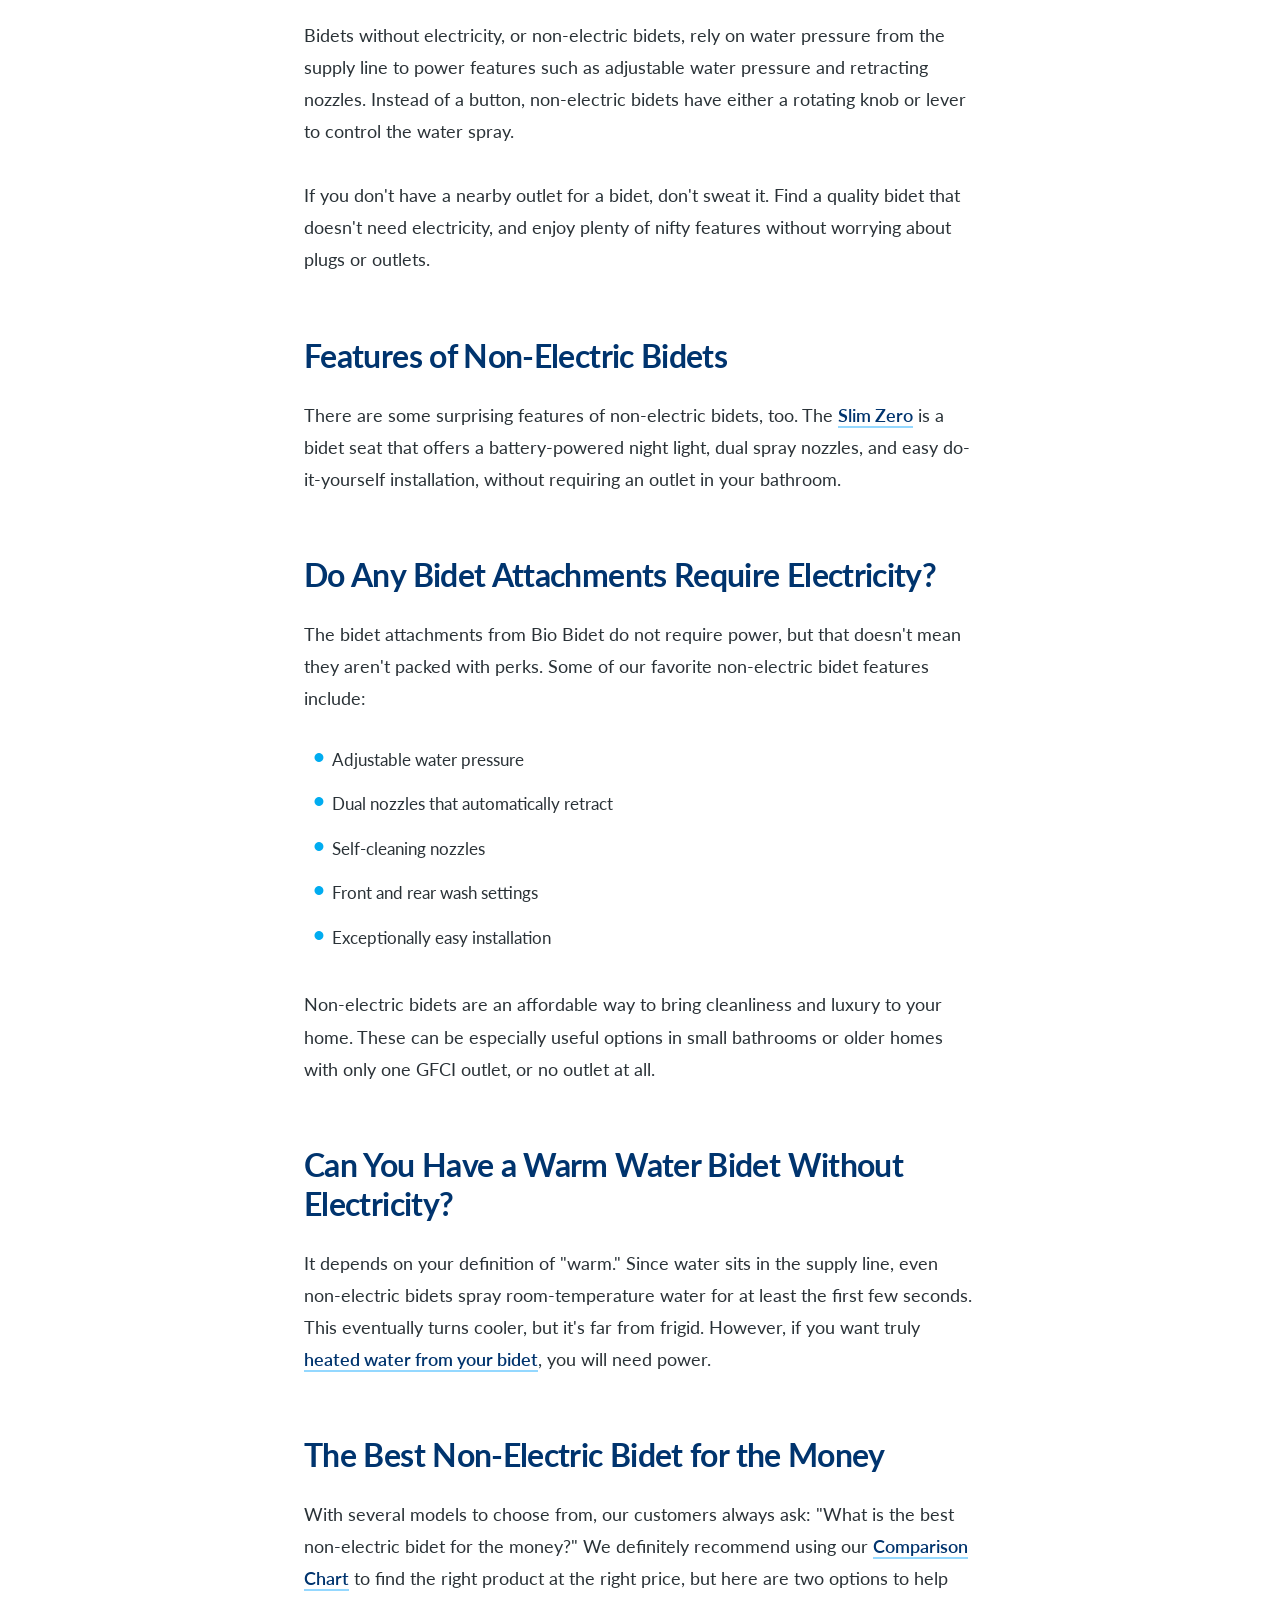
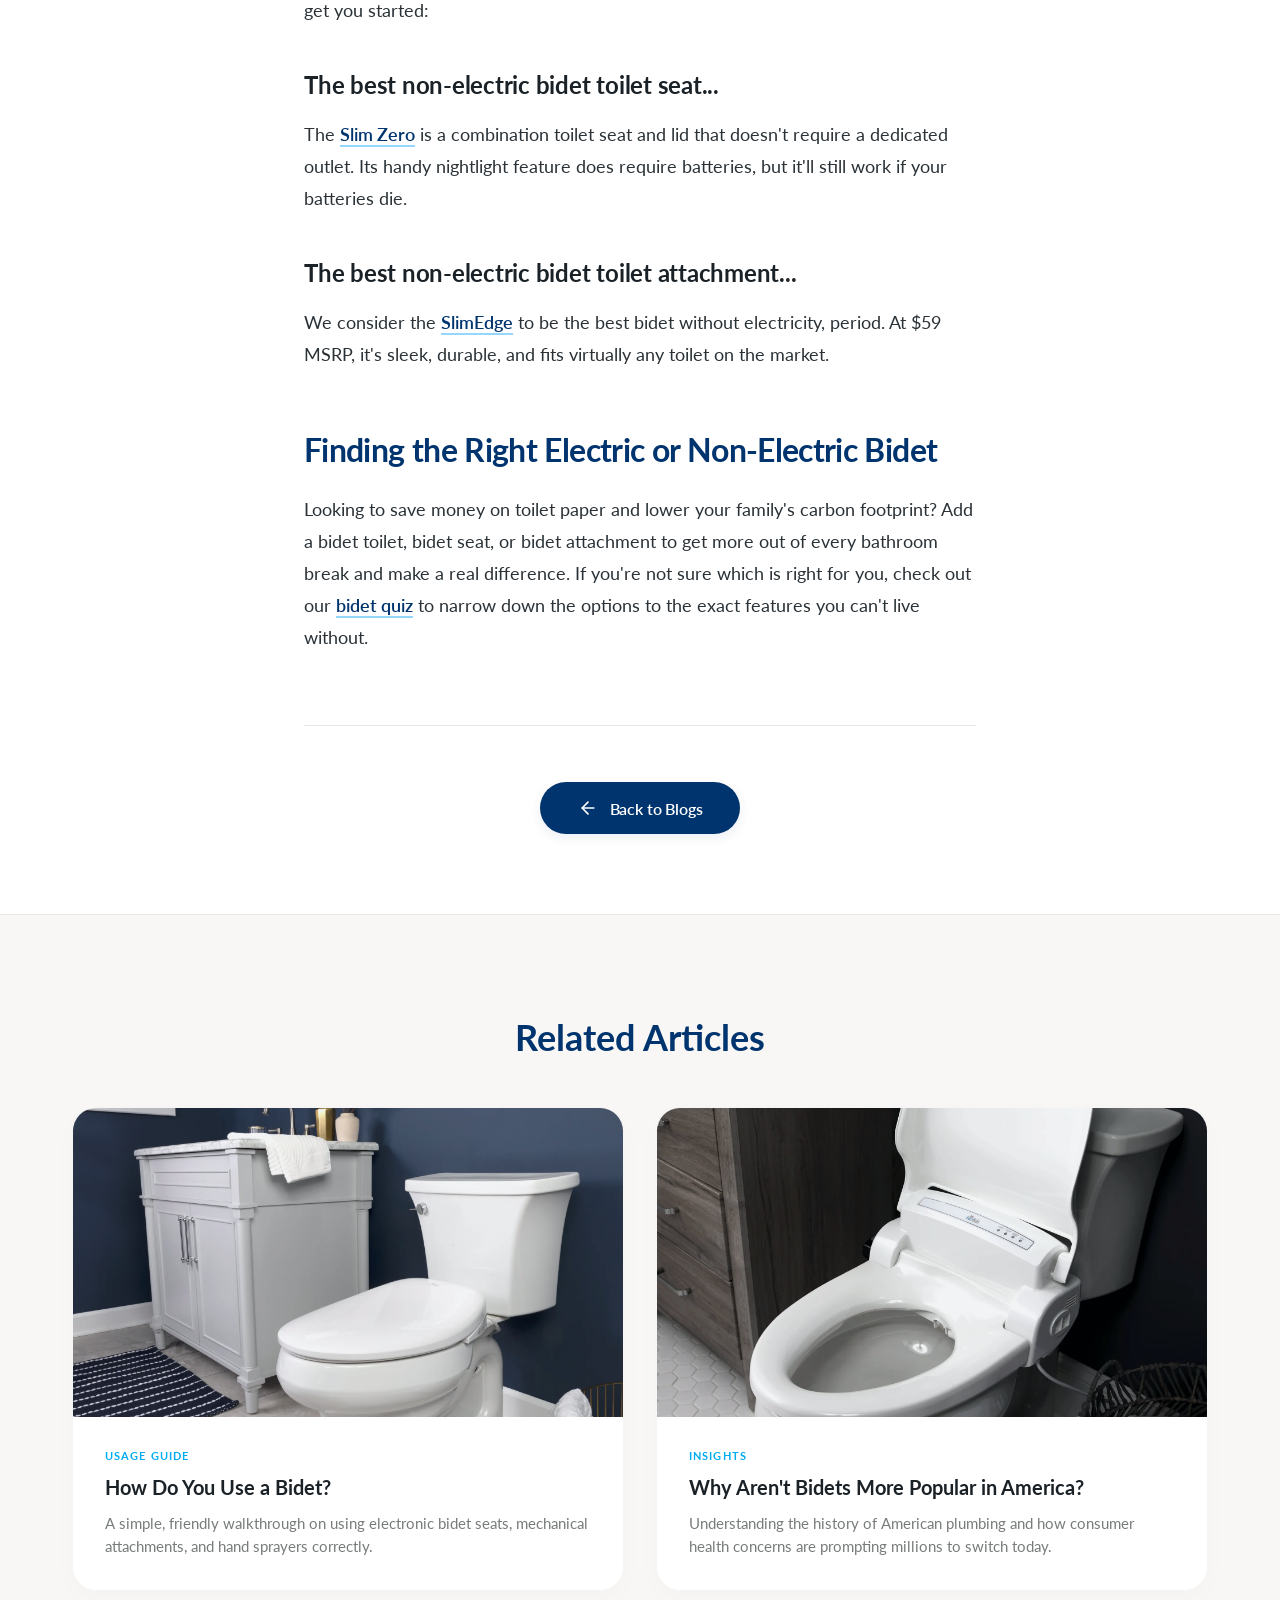
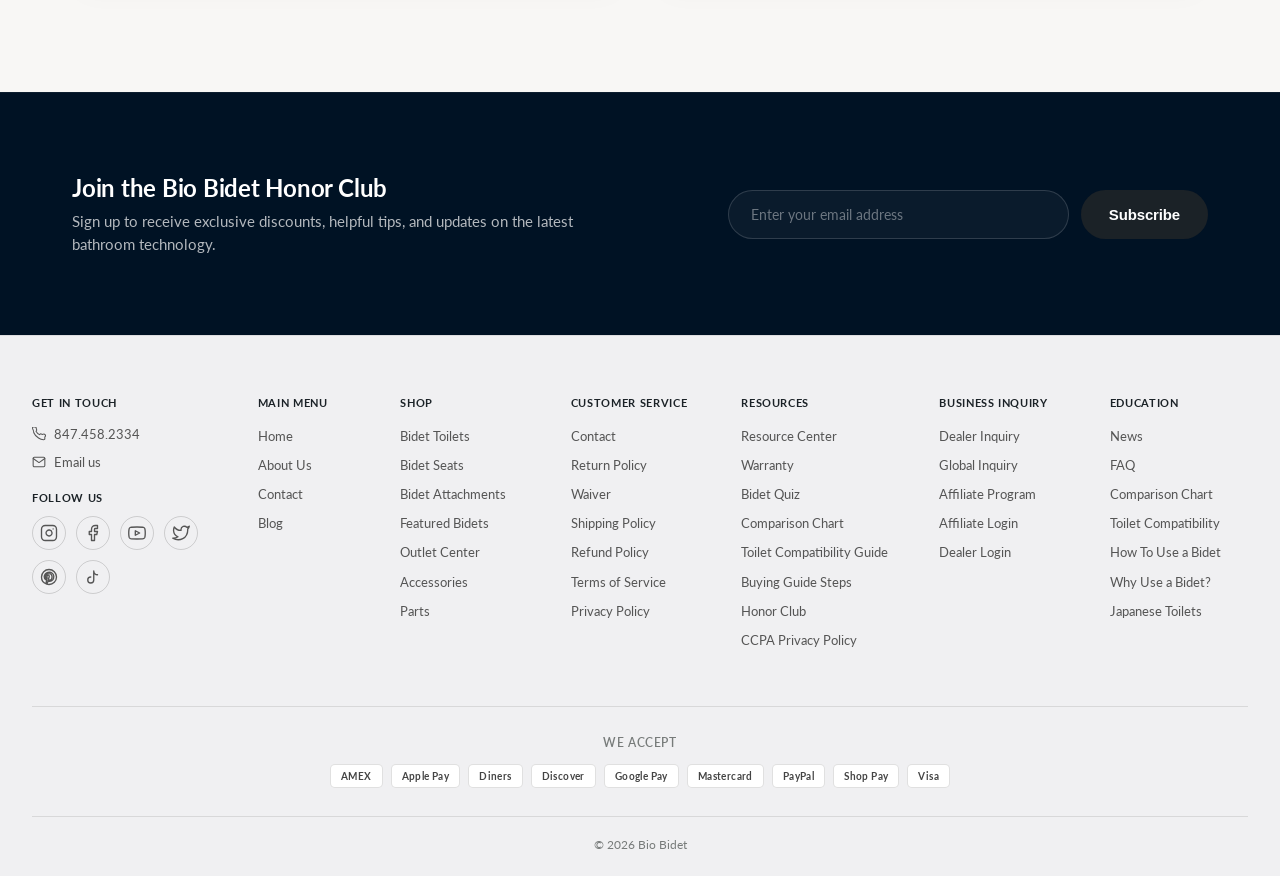
<file: wireframes/blog/index.html>
<!doctype html>
<html lang="en">
	<head>
		<meta charset="UTF-8" />
		<meta
			name="viewport"
			content="width=device-width, initial-scale=1.0"
		/>
		<title>Do All Bidets Require Electricity? | Bio Bidet</title>
		
		<!-- Google Fonts - Lato -->
		<link rel="preconnect" href="https://fonts.googleapis.com">
		<link rel="preconnect" href="https://fonts.gstatic.com" crossorigin>
		<link href="https://fonts.googleapis.com/css2?family=Lato:ital,wght@0,100;0,300;0,400;0,700;0,900;1,100;1,300;1,400;1,700;1,900&display=swap" rel="stylesheet">
		
		<link
			rel="stylesheet"
			href="styles.css"
		/>
	</head>
	<body>
		<!-- PROMO STRIP -->
		<div class="promo-strip">
			PAY YOUR WAY AT CHECKOUT WITH SHOP PAY, AFFIRM, PAYPAL, & MORE
		</div>

		<!-- HEADER -->
		<header
			class="site-header"
			id="site-header"
		>
			<nav class="nav-inner">
				<a
					href="../../index.html"
					class="nav-logo"
				>
					<img
						src="../../biobidet_images/newbiologo_white_5fd1c86d-9ed9-4a33-ad0b-62abd472718f_160x@2x.avif"
						alt="BioBidet by Bemis"
					/>
				</a>
				<ul class="nav-links">
					<li><a href="../homepage/index.html#featured-seats">Bidet Seats</a></li>
					<li><a href="../homepage/index.html#types">Bidet Attachments</a></li>
					<li><a href="../homepage/index.html#types">Bidet Toilets</a></li>
					<li><a href="index.html" class="active">Resource Hub</a></li>
					<li><a href="../homepage/index.html#support">More</a></li>
				</ul>
				<div class="nav-actions">
					<a
						href="#"
						class="nav-icon"
						aria-label="Search"
					>
						<svg
							width="18"
							height="18"
							viewBox="0 0 24 24"
							fill="none"
							stroke="currentColor"
							stroke-width="1.8"
							stroke-linecap="round"
							stroke-linejoin="round"
						>
							<circle
								cx="11"
								cy="11"
								r="8"
							></circle>
							<line
								x1="21"
								y1="21"
								x2="16.65"
								y2="16.65"
							></line>
						</svg>
					</a>
					<a
						href="#"
						class="nav-icon"
						aria-label="Cart"
					>
						<svg
							width="18"
							height="18"
							viewBox="0 0 24 24"
							fill="none"
							stroke="currentColor"
							stroke-width="1.8"
							stroke-linecap="round"
							stroke-linejoin="round"
						>
							<path d="M6 2L3 6v14a2 2 0 002 2h14a2 2 0 002-2V6l-3-4z"></path>
							<line
								x1="3"
								y1="6"
								x2="21"
								y2="6"
							></line>
							<path d="M16 10a4 4 0 01-8 0"></path>
						</svg>
					</a>
				</div>
			</nav>
		</header>

		<main>
			<!-- FEATURED IMAGE BACKGROUND HERO -->
			<section class="blog-hero">
				<div class="hero-media">
					<img
						src="../../biobidet_images/discovery-dls-lifestyle_web.webp"
						alt="Discovery DLS Premium Bathroom Staging"
						class="hero-img"
					/>
					<div class="hero-overlay"></div>
				</div>
				<div class="hero-content">
					<p class="hero-eyebrow">Resource Hub &middot; 5 min read</p>
					<h1 class="hero-headline">Do All Bidets Require Electricity?</h1>
					<p class="hero-date">January 12, 2026</p>
					<div class="hero-scroll">
						<span>Scroll to read</span>
						<div class="scroll-line"></div>
					</div>
				</div>
			</section>

			<!-- SINGLE COLUMN EDITORIAL ARTICLE BODY -->
			<article class="blog-post-body">
				<div class="container container--narrow">
					
					<p class="article-paragraph lead-paragraph">
						For most bidet-curious buyers, one of the first decisions to make when choosing a bidet is between electric and non-electric bidets. While some of the most luxurious features available do require power, plenty of our customers are more than happy using a bidet without electricity. Learn about bidet power requirements and which features need a little juice to work.
					</p>

					<h2 class="article-h2">Electric vs. Non-Electric Bidets</h2>
					
					<p class="article-paragraph">
						Short of taking our handy <a href="../homepage/index.html#support" class="article-link">bidet quiz</a>, deciding between electric and non-electric bidet options is the best first step.
					</p>
					
					<ul class="article-list">
						<li><strong>Electric bidets</strong> plug into a nearby GFCI outlet to power a range of features such as warm water, an air dryer, a deodorizer, or other perks.</li>
						<li><strong>Non-electric bidets</strong> don't require any power source to work. They still offer nice-to-haves, like adjustable water pressure and a slim, low-profile design.</li>
					</ul>
					
					<p class="article-paragraph">
						In general, bidet toilet seats tend to require electricity, while bidet attachments tend not to, but that's not always the case.
					</p>

					<h2 class="article-h2">Why Does a Bidet Need Electricity?</h2>
					
					<p class="article-paragraph">
						Any bidet feature that requires heat (think heated seats or warm water) or movement (like an auto-close lid or self-cleaning nozzles) needs a little juice. Electricity powers many of the innovative features that have made products like the <a href="../pdp/v2/index.html" class="article-link">BB-2000</a> and <a href="../pdp/v2/index.html" class="article-link">Discovery DLS</a> household names, including:
					</p>
					
					<ul class="article-list">
						<li><strong>Turbo wash:</strong> Dedicated high-pressure water spray options operated by mechanical and electronic pumps.</li>
						<li><strong>Deodorizer:</strong> Active carbon filtration systems powered by micro-fans to neutralize odors inside the bowl.</li>
						<li><strong>Wireless remote:</strong> Convenient wall-mounted RF remotes that send configuration settings to the bidet's receiver.</li>
					</ul>
					
					<p class="article-paragraph">
						Electric bidets do require power to function, even if you're just using water-only functions. The <a href="../pdp/v2/index.html" class="article-link">BB-500/550</a> is the exception to the rule. It features a "Backside Backup" function that enables it to operate as a non-electric bidet in the event of a power outage.
					</p>

					<h2 class="article-h2">How Does an Electric Bidet Work?</h2>
					
					<p class="article-paragraph">
						The electrical power for bidets comes from the nearest outlet in the bathroom. Bidet outlet requirements are no different from those of any other electrical device, and bidets draw very little electricity when not actively in use. Even bidets with warm water use a maximum of 1,400 watts (for tankless models), or around 600 watts for bidets with a reservoir. This results in minimal additional electricity consumption – most owners don't notice any difference in their bills.
					</p>

					<h2 class="article-h2">Bidets and GFCI Outlets</h2>
					
					<p class="article-paragraph">
						One important note about bidet power outlets: Always use a ground-fault circuit interrupter (GFCI) outlet. These provide an added degree of safety from electrical shock in moist environments like the bathroom, and they're required by most home building codes. Only use the power cord included with your new bidet, as any modifications could risk shock or damage to your bidet and outlet.
					</p>
					
					<p class="article-paragraph">
						For more details about bidet power consumption, check your owner's manual; there's a link to every Bio Bidet model's manual on its product page. We also have plenty of information on getting the most out of your bidet in our <a href="../homepage/index.html#support" class="article-link">Resource Center</a>.
					</p>

					<h2 class="article-h2">Does a Bidet Need a Dedicated Circuit?</h2>
					
					<p class="article-paragraph">
						While not strictly necessary, having a dedicated circuit reduces the risk of overloading your outlet and circuit when multiple devices draw power. If you only have one nearby outlet, avoid using your bidet's heat-related features while other devices are operating; as long as you're not using your bidet and a hair dryer simultaneously, you're probably okay!
					</p>

					<h2 class="article-h2">How Do Bidets with No Electricity Work?</h2>
					
					<p class="article-paragraph">
						Bidets without electricity, or non-electric bidets, rely on water pressure from the supply line to power features such as adjustable water pressure and retracting nozzles. Instead of a button, non-electric bidets have either a rotating knob or lever to control the water spray.
					</p>
					
					<p class="article-paragraph">
						If you don't have a nearby outlet for a bidet, don't sweat it. Find a quality bidet that doesn't need electricity, and enjoy plenty of nifty features without worrying about plugs or outlets.
					</p>

					<h2 class="article-h2">Features of Non-Electric Bidets</h2>
					
					<p class="article-paragraph">
						There are some surprising features of non-electric bidets, too. The <a href="../pdp/v2/index.html" class="article-link">Slim Zero</a> is a bidet seat that offers a battery-powered night light, dual spray nozzles, and easy do-it-yourself installation, without requiring an outlet in your bathroom.
					</p>

					<h2 class="article-h2">Do Any Bidet Attachments Require Electricity?</h2>
					
					<p class="article-paragraph">
						The bidet attachments from Bio Bidet do not require power, but that doesn't mean they aren't packed with perks. Some of our favorite non-electric bidet features include:
					</p>
					
					<ul class="article-list">
						<li>Adjustable water pressure</li>
						<li>Dual nozzles that automatically retract</li>
						<li>Self-cleaning nozzles</li>
						<li>Front and rear wash settings</li>
						<li>Exceptionally easy installation</li>
					</ul>
					
					<p class="article-paragraph">
						Non-electric bidets are an affordable way to bring cleanliness and luxury to your home. These can be especially useful options in small bathrooms or older homes with only one GFCI outlet, or no outlet at all.
					</p>

					<h2 class="article-h2">Can You Have a Warm Water Bidet Without Electricity?</h2>
					
					<p class="article-paragraph">
						It depends on your definition of "warm." Since water sits in the supply line, even non-electric bidets spray room-temperature water for at least the first few seconds. This eventually turns cooler, but it's far from frigid. However, if you want truly <a href="../pdp/v2/index.html" class="article-link">heated water from your bidet</a>, you will need power.
					</p>

					<h2 class="article-h2">The Best Non-Electric Bidet for the Money</h2>
					
					<p class="article-paragraph">
						With several models to choose from, our customers always ask: "What is the best non-electric bidet for the money?" We definitely recommend using our <a href="../comparison/index.html" class="article-link">Comparison Chart</a> to find the right product at the right price, but here are two options to help get you started:
					</p>
					
					<h3 class="article-h3">The best non-electric bidet toilet seat...</h3>
					
					<p class="article-paragraph">
						The <a href="../pdp/v2/index.html" class="article-link">Slim Zero</a> is a combination toilet seat and lid that doesn't require a dedicated outlet. Its handy nightlight feature does require batteries, but it'll still work if your batteries die.
					</p>
					
					<h3 class="article-h3">The best non-electric bidet toilet attachment...</h3>
					
					<p class="article-paragraph">
						We consider the <a href="../pdp/v2/index.html" class="article-link">SlimEdge</a> to be the best bidet without electricity, period. At $59 MSRP, it's sleek, durable, and fits virtually any toilet on the market.
					</p>

					<h2 class="article-h2">Finding the Right Electric or Non-Electric Bidet</h2>
					
					<p class="article-paragraph">
						Looking to save money on toilet paper and lower your family's carbon footprint? Add a bidet toilet, bidet seat, or bidet attachment to get more out of every bathroom break and make a real difference. If you're not sure which is right for you, check out our <a href="../homepage/index.html#support" class="article-link">bidet quiz</a> to narrow down the options to the exact features you can't live without.
					</p>

					<!-- BACK TO BLOGS BUTTON SECTION -->
					<div class="blog-back-section text-center">
						<a href="../homepage/index.html#news" class="btn btn-back-to-blogs">
							<svg width="20" height="20" viewBox="0 0 24 24" fill="none" stroke="currentColor" stroke-width="2" stroke-linecap="round" stroke-linejoin="round" class="btn-back-arrow">
								<line x1="19" y1="12" x2="5" y2="12"></line>
								<polyline points="12 19 5 12 12 5"></polyline>
							</svg>
							Back to Blogs
						</a>
					</div>

				</div>
			</article>

			<!-- RELATED ARTICLES CARDS SECTION -->
			<section class="related-articles-section">
				<div class="container">
					<h3 class="related-title text-center reveal-fade">Related Articles</h3>
					<div class="related-grid">
						<!-- Post 2 -->
						<a href="#" class="related-card reveal-up">
							<div class="related-card-media">
								<img src="../../biobidet_images/bb-500-lifestyle_web.webp" alt="Usage instruction tutorial" />
								<div class="related-card-overlay"></div>
							</div>
							<div class="related-card-content">
								<span class="related-card-meta">Usage Guide</span>
								<h4 class="related-card-title">How Do You Use a Bidet?</h4>
								<p class="related-card-excerpt">A simple, friendly walkthrough on using electronic bidet seats, mechanical attachments, and hand sprayers correctly.</p>
							</div>
						</a>

						<!-- Post 3 -->
						<a href="#" class="related-card reveal-up delay-1">
							<div class="related-card-media">
								<img src="../../biobidet_images/bb-1000-lifestyle_web.webp" alt="American hygiene history" />
								<div class="related-card-overlay"></div>
							</div>
							<div class="related-card-content">
								<span class="related-card-meta">Insights</span>
								<h4 class="related-card-title">Why Aren't Bidets More Popular in America?</h4>
								<p class="related-card-excerpt">Understanding the history of American plumbing and how consumer health concerns are prompting millions to switch today.</p>
							</div>
						</a>
					</div>
				</div>
			</section>

			<!-- HONOR CLUB NEWSLETTER SIGNUP -->
			<section class="newsletter-strip">
				<div class="container newsletter-inner reveal-up">
					<div class="newsletter-info">
						<h3>Join the Bio Bidet Honor Club</h3>
						<p>Sign up to receive exclusive discounts, helpful tips, and updates on the latest bathroom technology.</p>
					</div>
					<form class="newsletter-form" onsubmit="event.preventDefault(); alert('Thank you for subscribing!');">
						<input type="email" placeholder="Enter your email address" required aria-label="Email Address" />
						<button type="submit" class="btn btn-dark">Subscribe</button>
					</form>
				</div>
			</section>
		</main>

		<!-- FOOTER -->
		<footer class="site-footer">
			<div class="footer-inner">
				<div class="footer-col footer-col--contact">
					<h4>Get in touch</h4>
					<ul>
						<li>
							<a
								href="tel:8474582334"
								class="footer-contact-link"
							>
								<svg
									width="14"
									height="14"
									viewBox="0 0 24 24"
									fill="none"
									stroke="currentColor"
									stroke-width="1.8"
									stroke-linecap="round"
									stroke-linejoin="round"
								>
									<path
										d="M22 16.92v3a2 2 0 01-2.18 2 19.79 19.79 0 01-8.63-3.07A19.5 19.5 0 013.07 9.8 19.79 19.79 0 0 0 .21 1.18 2 2 0 012.22 0h3a2 2 0 012 1.72c.127.96.361 1.903.7 2.81a2 2 0 01-.45 2.11L6.91 7.09a16 16 0 006 6l.66-.66a2 2 0 012.11-.45c.907.339 1.85.573 2.81.7A2 2 0 0122 16.92z"
									></path>
								</svg>
								847.458.2334
							</a>
						</li>
						<li>
							<a
								href="mailto:info@biobidet.com"
								class="footer-contact-link"
							>
								<svg
									width="14"
									height="14"
									viewBox="0 0 24 24"
									fill="none"
									stroke="currentColor"
									stroke-width="1.8"
									stroke-linecap="round"
									stroke-linejoin="round"
								>
									<path
										d="M4 4h16c1.1 0 2 .9 2 2v12c0 1.1-.9 2-2 2H4c-1.1 0-2-.9-2-2V6c0-1.1.9-2 2-2z"
									></path>
									<polyline points="22,6 12,13 2,6"></polyline>
								</svg>
								Email us
							</a>
						</li>
					</ul>
					<p class="footer-social-label">Follow us</p>
					<div class="footer-social">
						<a
							href="#"
							aria-label="Instagram"
						>
							<svg
								width="18"
								height="18"
								viewBox="0 0 24 24"
								fill="none"
								stroke="currentColor"
								stroke-width="1.8"
								stroke-linecap="round"
								stroke-linejoin="round"
							>
								<rect
									x="2"
									y="2"
									width="20"
									height="20"
									rx="5"
									ry="5"
								></rect>
								<path d="M16 11.37A4 4 0 1112.63 8 4 4 0 0116 11.37z"></path>
								<line
									x1="17.5"
									y1="6.5"
									x2="17.51"
									y2="6.5"
								></line>
							</svg>
						</a>
						<a
							href="#"
							aria-label="Facebook"
						>
							<svg
								width="18"
								height="18"
								viewBox="0 0 24 24"
								fill="none"
								stroke="currentColor"
								stroke-width="1.8"
								stroke-linecap="round"
								stroke-linejoin="round"
							>
								<path
									d="M18 2h-3a5 5 0 00-5 5v3H7v4h3v8h4v-8h3l1-4h-4V7a1 1 0 011-1h3z"
								></path>
							</svg>
						</a>
						<a
							href="#"
							aria-label="YouTube"
						>
							<svg
								width="18"
								height="18"
								viewBox="0 0 24 24"
								fill="none"
								stroke="currentColor"
								stroke-width="1.8"
								stroke-linecap="round"
								stroke-linejoin="round"
							>
								<path
									d="M22.54 6.42a2.78 2.78 0 00-1.95-1.96C18.88 4 12 4 12 4s-6.88 0-8.59.46a2.78 2.78 0 00-1.95 1.96A29 29 0 001 12a29 29 0 00.46 5.58A2.78 2.78 0 003.41 19.6C5.12 20 12 20 12 20s6.88 0 8.59-.46a2.78 2.78 0 001.95-1.95A29 29 0 0023 12a29 29 0 00-.46-5.58z"
								></path>
								<polygon
									points="9.75 15.02 15.5 12 9.75 8.98 9.75 15.02"
								></polygon>
							</svg>
						</a>
						<a
							href="#"
							aria-label="Twitter"
						>
							<svg
								width="18"
								height="18"
								viewBox="0 0 24 24"
								fill="none"
								stroke="currentColor"
								stroke-width="1.8"
								stroke-linecap="round"
								stroke-linejoin="round"
							>
								<path
									d="M23 3a10.9 10.9 0 01-3.14 1.53 4.48 4.48 0 00-7.86 3v1A10.66 10.66 0 013 4s-4 9 5 13a11.64 11.64 0 01-7 2c9 5 20 0 20-11.5a4.5 4.5 0 00-.08-.83A7.72 7.72 0 0023 3z"
								></path>
							</svg>
						</a>
						<a
							href="#"
							aria-label="Pinterest"
						>
							<svg
								width="18"
								height="18"
								viewBox="0 0 24 24"
								fill="none"
								stroke="currentColor"
								stroke-width="1.8"
								stroke-linecap="round"
								stroke-linejoin="round"
							>
								<path
									d="M12 2C6.477 2 2 6.477 2 12c0 4.236 2.636 7.855 6.356 9.312-.088-.791-.167-2.005.035-2.868.181-.78 1.172-4.97 1.172-4.97s-.299-.598-.299-1.482c0-1.388.806-2.428 1.808-2.428.852 0 1.265.64 1.265 1.408 0 .858-.546 2.14-.828 3.33-.236.995.499 1.806 1.476 1.806 1.772 0 3.137-1.868 3.137-4.568 0-2.39-1.716-4.061-4.168-4.061-2.837 0-4.5 2.128-4.5 4.327 0 .857.33 1.775.741 2.278a.3.3 0 01.069.286c-.076.31-.244.995-.277 1.134-.044.183-.146.222-.337.134-1.249-.581-2.03-2.407-2.03-3.874 0-3.154 2.292-6.052 6.608-6.052 3.469 0 6.165 2.473 6.165 5.776 0 3.447-2.173 6.22-5.19 6.22-1.013 0-1.966-.527-2.292-1.148l-.623 2.378c-.226.869-.835 1.958-1.244 2.621.938.29 1.931.446 2.962.446 5.523 0 10-4.477 10-10S17.523 2 12 2z"
								></path>
							</svg>
						</a>
						<a
							href="#"
							aria-label="TikTok"
						>
							<svg
								width="18"
								height="18"
								viewBox="0 0 24 24"
								fill="none"
								stroke="currentColor"
								stroke-width="1.8"
								stroke-linecap="round"
								stroke-linejoin="round"
							>
								<path d="M9 12a4 4 0 104 4V4a5 5 0 005 5"></path>
							</svg>
						</a>
					</div>
				</div>

				<div class="footer-col">
					<h4>Main Menu</h4>
					<ul>
						<li><a href="../homepage/index.html">Home</a></li>
						<li><a href="#">About Us</a></li>
						<li><a href="#">Contact</a></li>
						<li><a href="index.html">Blog</a></li>
					</ul>
				</div>

				<div class="footer-col">
					<h4>Shop</h4>
					<ul>
						<li><a href="#">Bidet Toilets</a></li>
						<li><a href="#">Bidet Seats</a></li>
						<li><a href="#">Bidet Attachments</a></li>
						<li><a href="#">Featured Bidets</a></li>
						<li><a href="#">Outlet Center</a></li>
						<li><a href="#">Accessories</a></li>
						<li><a href="#">Parts</a></li>
					</ul>
				</div>

				<div class="footer-col">
					<h4>Customer Service</h4>
					<ul>
						<li><a href="#">Contact</a></li>
						<li><a href="#">Return Policy</a></li>
						<li><a href="#">Waiver</a></li>
						<li><a href="#">Shipping Policy</a></li>
						<li><a href="#">Refund Policy</a></li>
						<li><a href="#">Terms of Service</a></li>
						<li><a href="#">Privacy Policy</a></li>
					</ul>
				</div>

				<div class="footer-col">
					<h4>Resources</h4>
					<ul>
						<li><a href="#">Resource Center</a></li>
						<li><a href="#">Warranty</a></li>
						<li><a href="#">Bidet Quiz</a></li>
						<li><a href="../comparison/index.html">Comparison Chart</a></li>
						<li><a href="#">Toilet Compatibility Guide</a></li>
						<li><a href="#">Buying Guide Steps</a></li>
						<li><a href="#">Honor Club</a></li>
						<li><a href="#">CCPA Privacy Policy</a></li>
					</ul>
				</div>

				<div class="footer-col">
					<h4>Business Inquiry</h4>
					<ul>
						<li><a href="#">Dealer Inquiry</a></li>
						<li><a href="#">Global Inquiry</a></li>
						<li><a href="#">Affiliate Program</a></li>
						<li><a href="#">Affiliate Login</a></li>
						<li><a href="#">Dealer Login</a></li>
					</ul>
				</div>

				<div class="footer-col">
					<h4>Education</h4>
					<ul>
						<li><a href="#">News</a></li>
						<li><a href="#">FAQ</a></li>
						<li><a href="../comparison/index.html">Comparison Chart</a></li>
						<li><a href="#">Toilet Compatibility</a></li>
						<li><a href="#">How To Use a Bidet</a></li>
						<li><a href="#">Why Use a Bidet?</a></li>
						<li><a href="#">Japanese Toilets</a></li>
					</ul>
				</div>
			</div>

			<div class="footer-payments">
				<p class="footer-payments-label">We accept</p>
				<div class="payment-icons">
					<span class="payment-badge">AMEX</span>
					<span class="payment-badge">Apple Pay</span>
					<span class="payment-badge">Diners</span>
					<span class="payment-badge">Discover</span>
					<span class="payment-badge">Google Pay</span>
					<span class="payment-badge">Mastercard</span>
					<span class="payment-badge">PayPal</span>
					<span class="payment-badge">Shop Pay</span>
					<span class="payment-badge">Visa</span>
				</div>
			</div>

			<div class="footer-bottom">
				<p>&copy; 2026 Bio Bidet</p>
			</div>
		</footer>

		<script src="script.js"></script>
	</body>
</html>
</file>
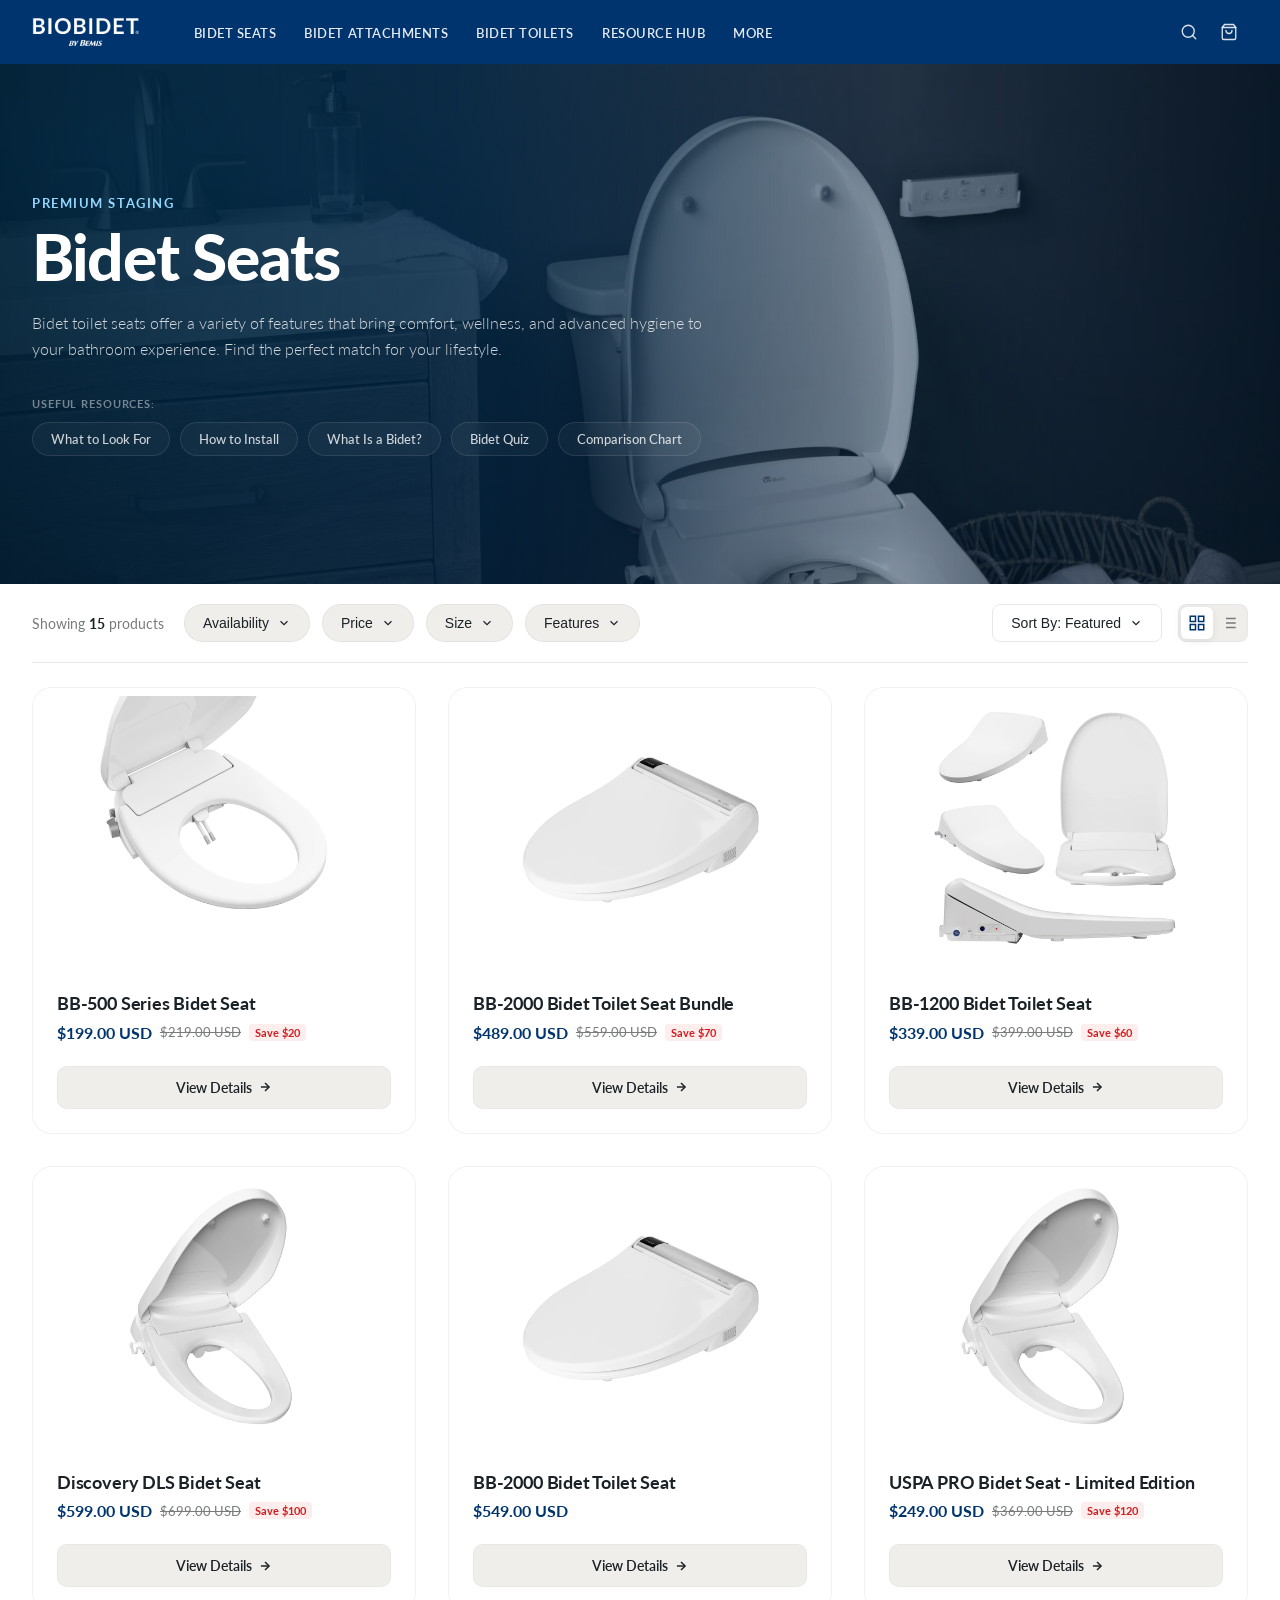
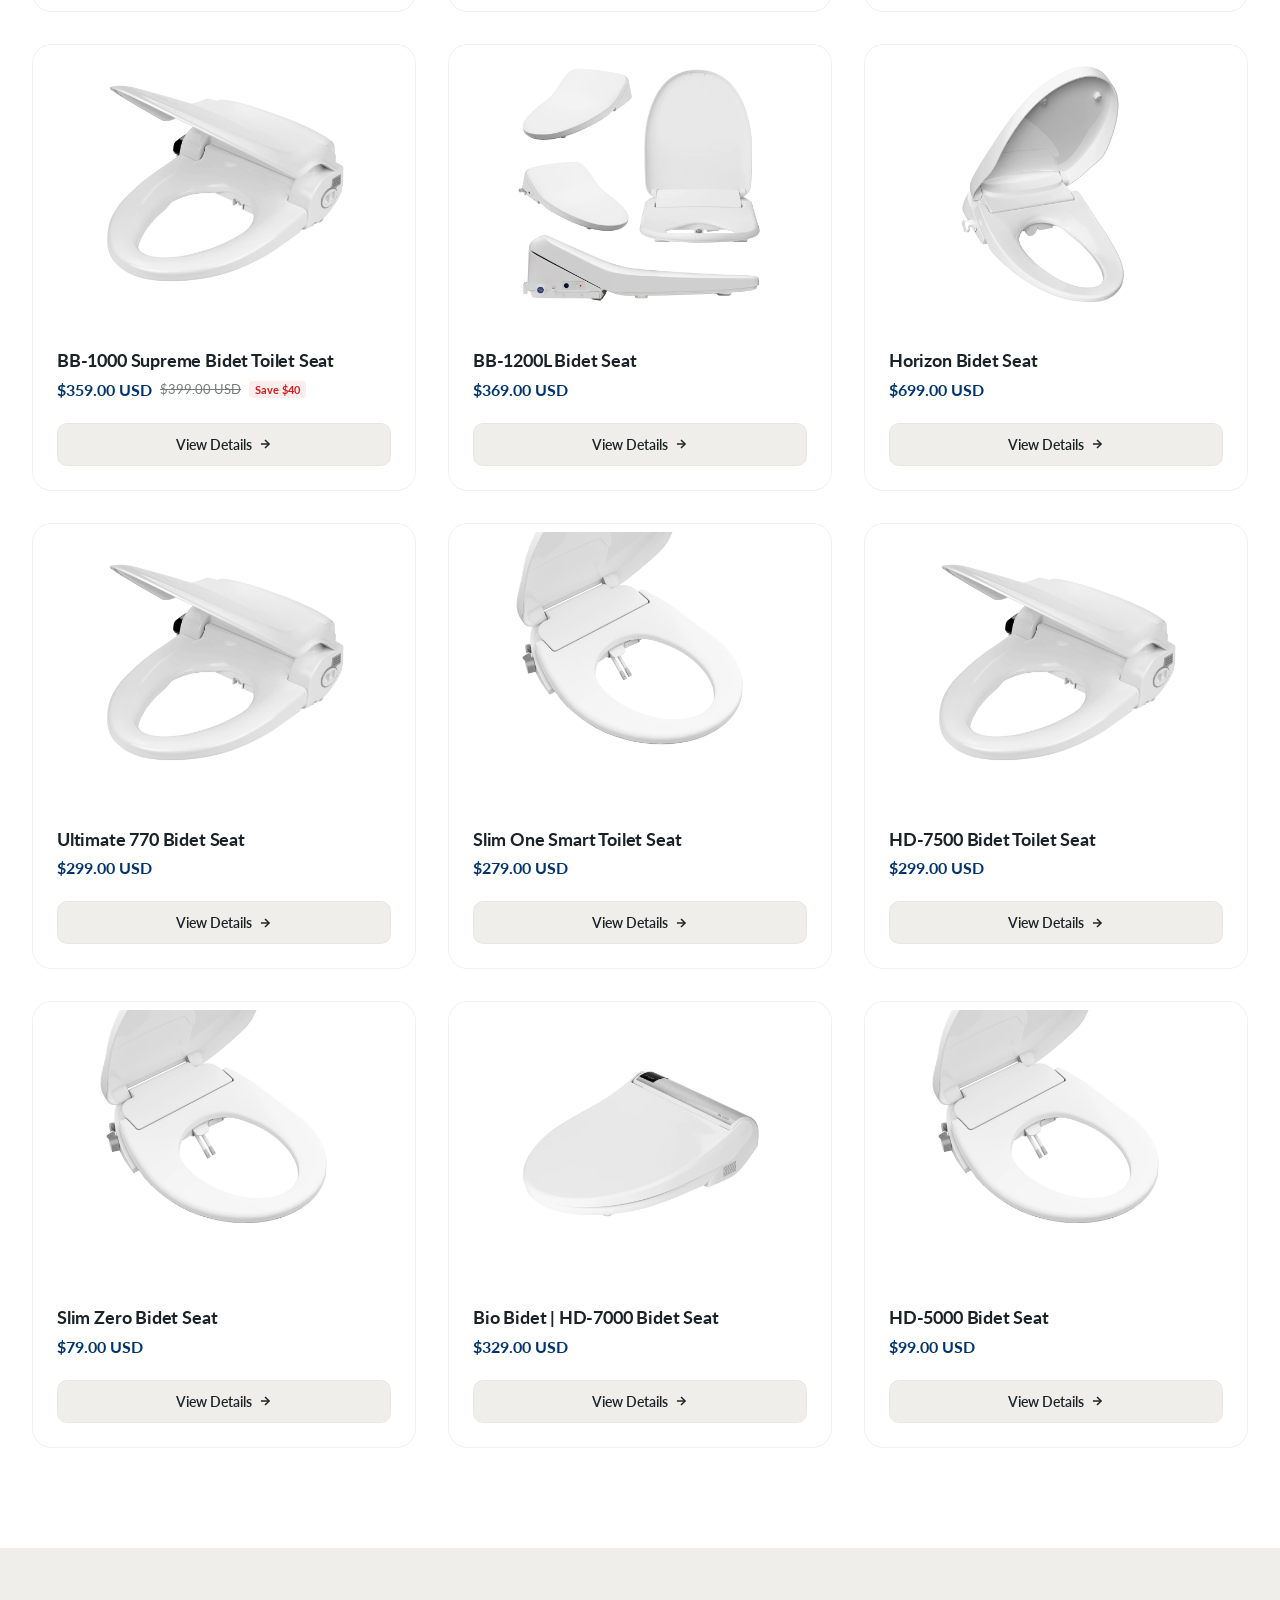
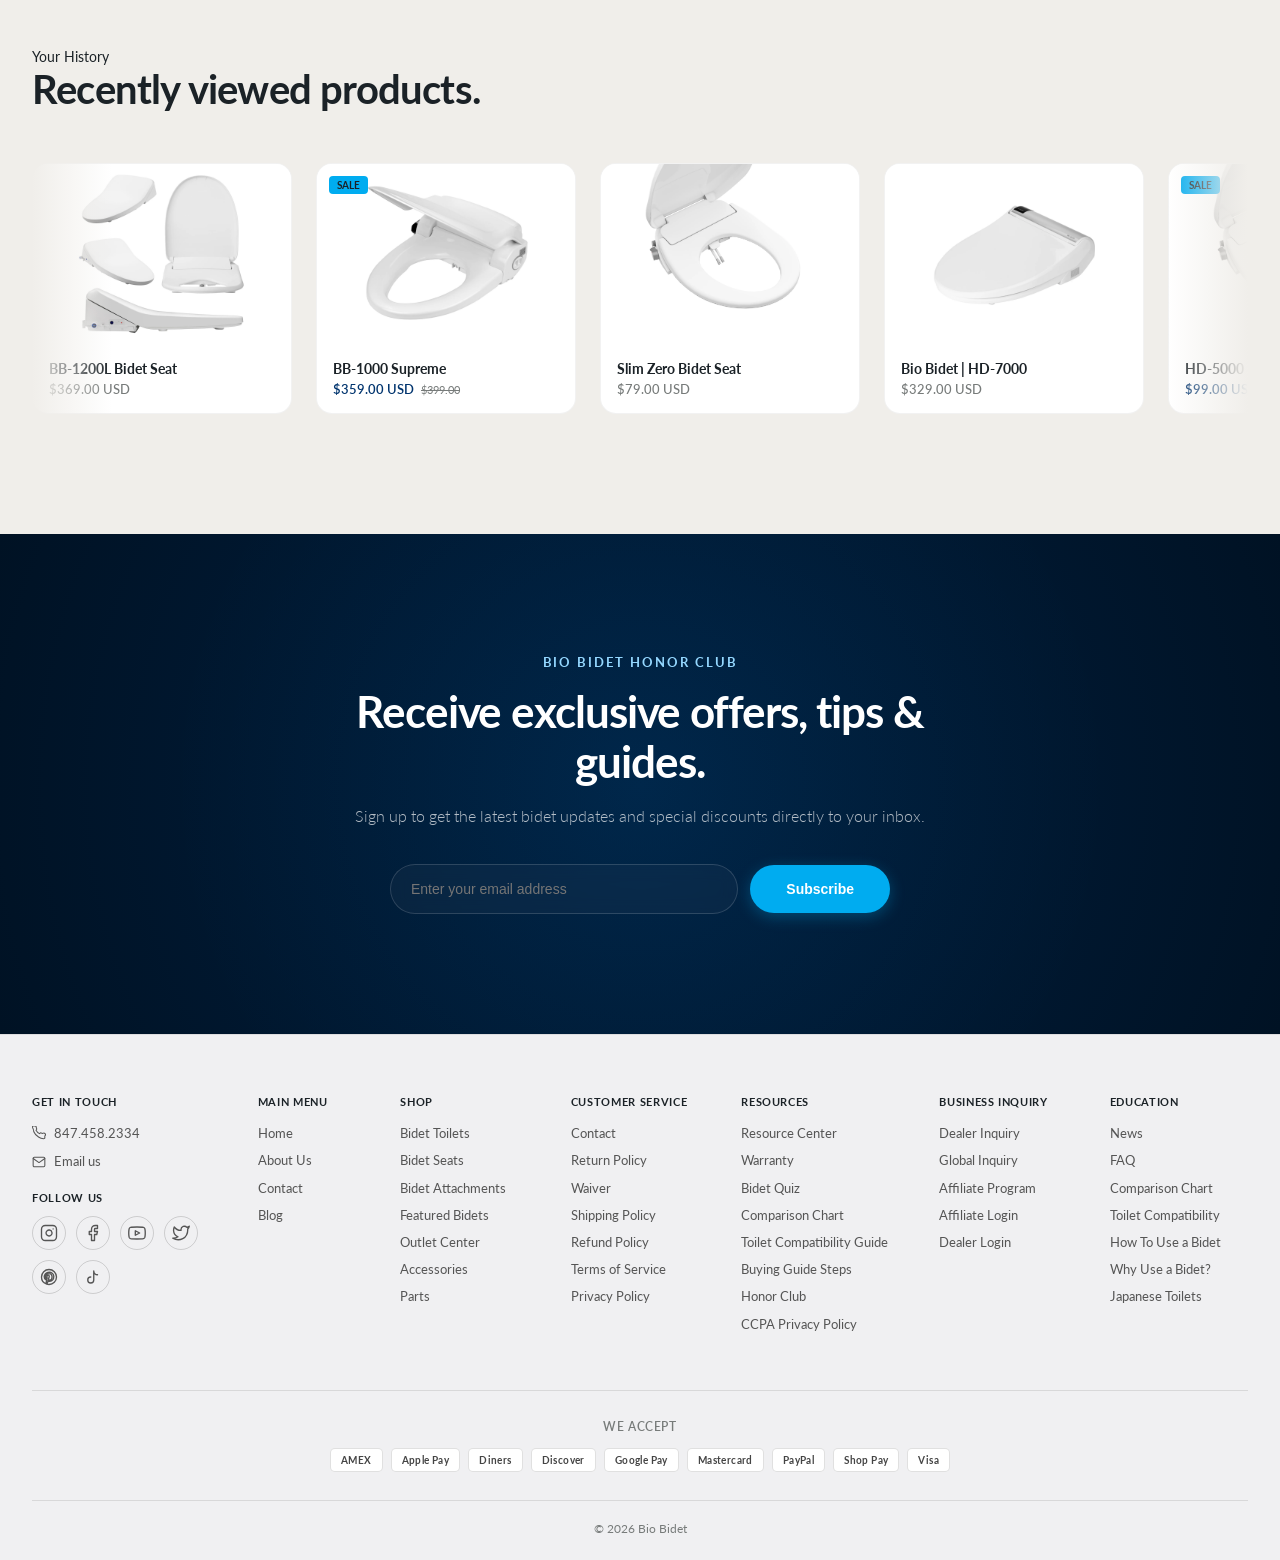
<file: wireframes/collections/index.html>
<!doctype html>
<html lang="en">
	<head>
		<meta charset="UTF-8" />
		<meta name="viewport" content="width=device-width, initial-scale=1.0" />
		<title>Bidet Seats Collection | Bio Bidet</title>
		<!-- Google Fonts: Lato -->
		<link rel="preconnect" href="https://fonts.googleapis.com">
		<link rel="preconnect" href="https://fonts.gstatic.com" crossorigin>
		<link href="https://fonts.googleapis.com/css2?family=Lato:wght@300;400;700;900&display=swap" rel="stylesheet">
		<link rel="stylesheet" href="styles.css" />
	</head>
	<body>
		<!-- HEADER -->
		<header class="site-header" id="site-header">
			<nav class="nav-inner">
				<a href="../../index.html" class="nav-logo">
					<img
						src="../../biobidet_images/newbiologo_white_5fd1c86d-9ed9-4a33-ad0b-62abd472718f_160x@2x.avif"
						alt="BioBidet by Bemis"
					/>
				</a>
				<ul class="nav-links">
					<li><a href="index.html">Bidet Seats</a></li>
					<li><a href="../homepage/index.html#types">Bidet Attachments</a></li>
					<li><a href="../homepage/index.html#types">Bidet Toilets</a></li>
					<li><a href="../blog/index.html">Resource Hub</a></li>
					<li><a href="../homepage/index.html#support">More</a></li>
				</ul>
				<div class="nav-actions">
					<a href="#" class="nav-icon" aria-label="Search">
						<svg
							width="18"
							height="18"
							viewBox="0 0 24 24"
							fill="none"
							stroke="currentColor"
							stroke-width="1.8"
							stroke-linecap="round"
							stroke-linejoin="round"
						>
							<circle cx="11" cy="11" r="8"></circle>
							<line x1="21" y1="21" x2="16.65" y2="16.65"></line>
						</svg>
					</a>
					<a href="#" class="nav-icon" aria-label="Cart">
						<svg
							width="18"
							height="18"
							viewBox="0 0 24 24"
							fill="none"
							stroke="currentColor"
							stroke-width="1.8"
							stroke-linecap="round"
							stroke-linejoin="round"
						>
							<path d="M6 2L3 6v14a2 2 0 002 2h14a2 2 0 002-2V6l-3-4z"></path>
							<line x1="3" y1="6" x2="21" y2="6"></line>
							<path d="M16 10a4 4 0 01-8 0"></path>
						</svg>
					</a>
				</div>
			</nav>
		</header>

		<main style="padding-top: 64px;">
			<!-- CINEMATIC HERO / PRODUCT STAGE -->
			<section class="collection-hero">
				<div class="hero-media">
					<img src="../../biobidet_images/discovery-dls-lifestyle_web.webp" alt="Smart bidet lifestyle bathroom staging" class="hero-img" />
				</div>
				<div class="hero-overlay"></div>
				<div class="hero-glow-overlay"></div>
				<div class="collection-hero-inner">
					<div class="hero-text-content">
						<span class="hero-kicker reveal-fade">Premium Staging</span>
						<h1 class="hero-title reveal-up">Bidet Seats</h1>
						<p class="hero-desc reveal-up delay-1">
							Bidet toilet seats offer a variety of features that bring comfort, wellness, and advanced hygiene to your bathroom experience. Find the perfect match for your lifestyle.
						</p>
						
						<!-- Useful Resources Capsule Links -->
						<div class="resources-group reveal-up delay-2">
							<span class="resources-label">Useful Resources:</span>
							<div class="resources-pills">
								<a href="#" class="resource-pill">What to Look For</a>
								<a href="#" class="resource-pill">How to Install</a>
								<a href="#" class="resource-pill">What Is a Bidet?</a>
								<a href="#" class="resource-pill">Bidet Quiz</a>
								<a href="../comparison/index.html" class="resource-pill">Comparison Chart</a>
							</div>
						</div>
					</div>
				</div>
			</section>

			<!-- CATALOG ENVIRONMENT -->
			<section class="catalog-section">
				<div class="catalog-inner">
					
					<!-- STICKY CONTROL & FILTER PANEL -->
					<div class="filter-utility-bar">
						<div class="utility-left">
							<span class="product-count-label">Showing <strong id="product-count">15</strong> products</span>
						</div>
						
						<!-- Horizontal Filters -->
						<div class="filters-container">
							<!-- Availability Dropdown -->
							<div class="custom-dropdown" id="dropdown-availability">
								<button class="dropdown-trigger">
									<span>Availability</span>
									<svg class="chevron-icon" viewBox="0 0 24 24" fill="none" stroke="currentColor" stroke-width="2"><polyline points="6 9 12 15 18 9"></polyline></svg>
								</button>
								<div class="dropdown-menu">
									<label class="dropdown-option">
										<input type="radio" name="availability" value="all" checked />
										<span>All Statuses</span>
									</label>
									<label class="dropdown-option">
										<input type="radio" name="availability" value="in-stock" />
										<span>In Stock</span>
									</label>
									<label class="dropdown-option">
										<input type="radio" name="availability" value="out-of-stock" />
										<span>Out of Stock</span>
									</label>
								</div>
							</div>

							<!-- Price Dropdown -->
							<div class="custom-dropdown" id="dropdown-price">
								<button class="dropdown-trigger">
									<span>Price</span>
									<svg class="chevron-icon" viewBox="0 0 24 24" fill="none" stroke="currentColor" stroke-width="2"><polyline points="6 9 12 15 18 9"></polyline></svg>
								</button>
								<div class="dropdown-menu">
									<label class="dropdown-option">
										<input type="radio" name="price" value="all" checked />
										<span>All Prices</span>
									</label>
									<label class="dropdown-option">
										<input type="radio" name="price" value="under-200" />
										<span>Under $200</span>
									</label>
									<label class="dropdown-option">
										<input type="radio" name="price" value="200-400" />
										<span>$200 - $400</span>
									</label>
									<label class="dropdown-option">
										<input type="radio" name="price" value="over-400" />
										<span>Over $400</span>
									</label>
								</div>
							</div>

							<!-- Size Dropdown -->
							<div class="custom-dropdown" id="dropdown-size">
								<button class="dropdown-trigger">
									<span>Size</span>
									<svg class="chevron-icon" viewBox="0 0 24 24" fill="none" stroke="currentColor" stroke-width="2"><polyline points="6 9 12 15 18 9"></polyline></svg>
								</button>
								<div class="dropdown-menu">
									<label class="dropdown-option">
										<input type="radio" name="size" value="all" checked />
										<span>All Sizes</span>
									</label>
									<label class="dropdown-option">
										<input type="radio" name="size" value="elongated" />
										<span>Elongated</span>
									</label>
									<label class="dropdown-option">
										<input type="radio" name="size" value="round" />
										<span>Round</span>
									</label>
								</div>
							</div>

							<!-- Features Dropdown (Checkbox / Multi-select) -->
							<div class="custom-dropdown" id="dropdown-features">
								<button class="dropdown-trigger">
									<span>Features</span>
									<svg class="chevron-icon" viewBox="0 0 24 24" fill="none" stroke="currentColor" stroke-width="2"><polyline points="6 9 12 15 18 9"></polyline></svg>
								</button>
								<div class="dropdown-menu dropdown-menu--multi">
									<label class="dropdown-option">
										<input type="checkbox" value="warm-water" />
										<span>Unlimited Warm Water</span>
									</label>
									<label class="dropdown-option">
										<input type="checkbox" value="heated-seat" />
										<span>Heated Seat</span>
									</label>
									<label class="dropdown-option">
										<input type="checkbox" value="wireless-remote" />
										<span>Wireless Remote</span>
									</label>
									<label class="dropdown-option">
										<input type="checkbox" value="stainless-nozzle" />
										<span>Stainless Steel Nozzle</span>
									</label>
									<label class="dropdown-option">
										<input type="checkbox" value="auto-open" />
										<span>Auto Open/Close</span>
									</label>
								</div>
							</div>
						</div>

						<div class="utility-right">
							<!-- Sort dropdown -->
							<div class="custom-dropdown sort-dropdown" id="dropdown-sort">
								<button class="dropdown-trigger">
									<span>Sort By: Featured</span>
									<svg class="chevron-icon" viewBox="0 0 24 24" fill="none" stroke="currentColor" stroke-width="2"><polyline points="6 9 12 15 18 9"></polyline></svg>
								</button>
								<div class="dropdown-menu dropdown-menu--right">
									<label class="dropdown-option">
										<input type="radio" name="sort" value="featured" checked />
										<span>Featured</span>
									</label>
									<label class="dropdown-option">
										<input type="radio" name="sort" value="price-asc" />
										<span>Price: Low to High</span>
									</label>
									<label class="dropdown-option">
										<input type="radio" name="sort" value="price-desc" />
										<span>Price: High to Low</span>
									</label>
									<label class="dropdown-option">
										<input type="radio" name="sort" value="name-asc" />
										<span>Alphabetical (A-Z)</span>
									</label>
								</div>
							</div>

							<!-- Layout Toggles -->
							<div class="layout-toggles">
								<button class="layout-btn active" id="layout-grid" aria-label="Grid View">
									<svg width="18" height="18" viewBox="0 0 24 24" fill="none" stroke="currentColor" stroke-width="2"><rect x="3" y="3" width="7" height="7"></rect><rect x="14" y="3" width="7" height="7"></rect><rect x="14" y="14" width="7" height="7"></rect><rect x="3" y="14" width="7" height="7"></rect></svg>
								</button>
								<button class="layout-btn" id="layout-list" aria-label="List View">
									<svg width="18" height="18" viewBox="0 0 24 24" fill="none" stroke="currentColor" stroke-width="2"><line x1="8" y1="6" x2="21" y2="6"></line><line x1="8" y1="12" x2="21" y2="12"></line><line x1="8" y1="18" x2="21" y2="18"></line><line x1="3" y1="6" x2="3.01" y2="6"></line><line x1="3" y1="12" x2="3.01" y2="12"></line><line x1="3" y1="18" x2="3.01" y2="18"></line></svg>
								</button>
							</div>
						</div>
					</div>

					<!-- ACTIVE FILTERS TAGS ROW -->
					<div class="active-filters-row" id="active-filters-tags" style="display: none;">
						<span class="active-filters-label">Active Filters:</span>
						<div class="active-tags-wrap">
							<!-- Tags generated dynamically -->
						</div>
						<button class="clear-all-btn" id="clear-all-filters">Clear All</button>
					</div>

					<!-- PRODUCT CATALOG GRID -->
					<div class="product-catalog-grid" id="catalog-grid">
						
						<!-- Card 1: BB-500 -->
						<div class="product-card reveal-up" 
							 data-id="bb-500"
							 data-name="BB-500 Series Bidet Seat" 
							 data-price="199" 
							 data-availability="in-stock" 
							 data-size="both" 
							 data-features="warm-water heated-seat" 
							 data-featured="1">
							<div class="card-visual-wrapper">
								<!-- <span class="product-badge">Fully Featured</span> -->
								<div class="card-glow-bg"></div>
								<img src="../../biobidet_images/bb_500_web.webp" alt="BB-500 Bidet Seat" class="card-product-image" />
								
								<!-- Hover Specs Drawer -->
								<!--
								<div class="specs-overlay">
									<h4>Quick Specifications</h4>
									<ul>
										<li>Rear & Front Wash</li>
										<li>Unlimited Warm Water</li>
										<li>Heated Seat (3 levels)</li>
										<li>Side Panel Controls</li>
									</ul>
								</div>
								-->
							</div>
							<div class="card-details">
								<div class="card-header-info">
									<h3 class="product-title-text">BB-500 Series Bidet Seat</h3>
									<!-- <span class="size-tag">Elongated & Round</span> -->
								</div>
								<div class="price-container">
									<span class="current-price">$199.00 USD</span>
									<span class="original-price">$219.00 USD</span>
									<span class="save-tag">Save $20</span>
								</div>
								<div class="card-action-bar">
									<a href="#" class="btn-shop-now">
										<span>View Details</span>
										<svg width="14" height="14" viewBox="0 0 24 24" fill="none" stroke="currentColor" stroke-width="2.5"><line x1="5" y1="12" x2="19" y2="12"></line><polyline points="12 5 19 12 12 19"></polyline></svg>
									</a>
								</div>
							</div>
						</div>

						<!-- Card 2: BB-2000 Bundle -->
						<div class="product-card reveal-up" 
							 data-id="bb-2000-bundle"
							 data-name="BB-2000 Bidet Toilet Seat Bundle" 
							 data-price="489" 
							 data-availability="in-stock" 
							 data-size="both" 
							 data-features="warm-water heated-seat wireless-remote stainless-nozzle" 
							 data-featured="2">
							<div class="card-visual-wrapper">
								<!-- <span class="product-badge badge-special">Top Seller · Towel Bundle</span> -->
								<div class="card-glow-bg"></div>
								<img src="../../biobidet_images/Dealer_BB2000_Listing_Image_4_web.webp" alt="BB-2000 Bundle" class="card-product-image" />
								<!--
								<div class="specs-overlay">
									<h4>Quick Specifications</h4>
									<ul>
										<li>Warm Air Dryer</li>
										<li>Endless Warm Water</li>
										<li>Premium Remote Control</li>
										<li>Includes Premium Towels</li>
									</ul>
								</div>
								-->
							</div>
							<div class="card-details">
								<div class="card-header-info">
									<h3 class="product-title-text">BB-2000 Bidet Toilet Seat Bundle</h3>
									<!-- <span class="size-tag">Elongated & Round</span> -->
								</div>
								<div class="price-container">
									<span class="current-price">$489.00 USD</span>
									<span class="original-price">$559.00 USD</span>
									<span class="save-tag">Save $70</span>
								</div>
								<div class="card-action-bar">
									<a href="#" class="btn-shop-now">
										<span>View Details</span>
										<svg width="14" height="14" viewBox="0 0 24 24" fill="none" stroke="currentColor" stroke-width="2.5"><line x1="5" y1="12" x2="19" y2="12"></line><polyline points="12 5 19 12 12 19"></polyline></svg>
									</a>
								</div>
							</div>
						</div>

						<!-- Card 3: BB-1200 -->
						<div class="product-card reveal-up" 
							 data-id="bb-1200"
							 data-name="BB-1200 Bidet Toilet Seat" 
							 data-price="339" 
							 data-availability="in-stock" 
							 data-size="both" 
							 data-features="warm-water heated-seat wireless-remote stainless-nozzle" 
							 data-featured="3">
							<div class="card-visual-wrapper">
								<!-- <span class="product-badge">App Enabled</span> -->
								<div class="card-glow-bg"></div>
								<img src="../../biobidet_images/BB_1200_Listing_6_web.webp" alt="BB-1200 Bidet Seat" class="card-product-image" />
								<!--
								<div class="specs-overlay">
									<h4>Quick Specifications</h4>
									<ul>
										<li>Bemis Living App Enabled</li>
										<li>Stainless Steel Nozzle</li>
										<li>Wireless Remote Control</li>
										<li>Night Light</li>
									</ul>
								</div>
								-->
							</div>
							<div class="card-details">
								<div class="card-header-info">
									<h3 class="product-title-text">BB-1200 Bidet Toilet Seat</h3>
									<!-- <span class="size-tag">Elongated & Round</span> -->
								</div>
								<div class="price-container">
									<span class="current-price">$339.00 USD</span>
									<span class="original-price">$399.00 USD</span>
									<span class="save-tag">Save $60</span>
								</div>
								<div class="card-action-bar">
									<a href="#" class="btn-shop-now">
										<span>View Details</span>
										<svg width="14" height="14" viewBox="0 0 24 24" fill="none" stroke="currentColor" stroke-width="2.5"><line x1="5" y1="12" x2="19" y2="12"></line><polyline points="12 5 19 12 12 19"></polyline></svg>
									</a>
								</div>
							</div>
						</div>

						<!-- Card 4: Discovery DLS -->
						<div class="product-card reveal-up" 
							 data-id="discovery-dls"
							 data-name="Discovery DLS Bidet Seat" 
							 data-price="599" 
							 data-availability="in-stock" 
							 data-size="elongated" 
							 data-features="warm-water heated-seat wireless-remote stainless-nozzle auto-open" 
							 data-featured="4">
							<div class="card-visual-wrapper">
								<!-- <span class="product-badge badge-glow">Auto Open</span> -->
								<div class="card-glow-bg"></div>
								<img src="../../biobidet_images/Dealer-DLS-Listing-Image-5_web.webp" alt="Discovery DLS" class="card-product-image" />
								<!--
								<div class="specs-overlay">
									<h4>Quick Specifications</h4>
									<ul>
										<li>Auto Open/Close Lid</li>
										<li>UV Sterilization</li>
										<li>Sleek Wireless Remote</li>
										<li>Stainless Steel Nozzle</li>
									</ul>
								</div>
								-->
							</div>
							<div class="card-details">
								<div class="card-header-info">
									<h3 class="product-title-text">Discovery DLS Bidet Seat</h3>
									<!-- <span class="size-tag">Elongated</span> -->
								</div>
								<div class="price-container">
									<span class="current-price">$599.00 USD</span>
									<span class="original-price">$699.00 USD</span>
									<span class="save-tag">Save $100</span>
								</div>
								<div class="card-action-bar">
									<a href="#" class="btn-shop-now">
										<span>View Details</span>
										<svg width="14" height="14" viewBox="0 0 24 24" fill="none" stroke="currentColor" stroke-width="2.5"><line x1="5" y1="12" x2="19" y2="12"></line><polyline points="12 5 19 12 12 19"></polyline></svg>
									</a>
								</div>
							</div>
						</div>

						<!-- Card 5: BB-2000 -->
						<div class="product-card reveal-up" 
							 data-id="bb-2000"
							 data-name="BB-2000 Bidet Toilet Seat" 
							 data-price="549" 
							 data-availability="in-stock" 
							 data-size="both" 
							 data-features="warm-water heated-seat wireless-remote stainless-nozzle" 
							 data-featured="5">
							<div class="card-visual-wrapper">
								<!-- <span class="product-badge">Top Seller</span> -->
								<div class="card-glow-bg"></div>
								<img src="../../biobidet_images/Dealer_BB2000_Listing_Image_4_web.webp" alt="BB-2000 Bidet Seat" class="card-product-image" />
								<!--
								<div class="specs-overlay">
									<h4>Quick Specifications</h4>
									<ul>
										<li>Wireless Remote</li>
										<li>Endless Warm Water</li>
										<li>Warm Air Dryer</li>
										<li>3-in-1 Stainless Steel Nozzle</li>
									</ul>
								</div>
								-->
							</div>
							<div class="card-details">
								<div class="card-header-info">
									<h3 class="product-title-text">BB-2000 Bidet Toilet Seat</h3>
									<!-- <span class="size-tag">Elongated & Round</span> -->
								</div>
								<div class="price-container">
									<span class="current-price">$549.00 USD</span>
								</div>
								<div class="card-action-bar">
									<a href="#" class="btn-shop-now">
										<span>View Details</span>
										<svg width="14" height="14" viewBox="0 0 24 24" fill="none" stroke="currentColor" stroke-width="2.5"><line x1="5" y1="12" x2="19" y2="12"></line><polyline points="12 5 19 12 12 19"></polyline></svg>
									</a>
								</div>
							</div>
						</div>

						<!-- Card 6: USPA PRO -->
						<div class="product-card reveal-up" 
							 data-id="uspa-pro"
							 data-name="USPA PRO Bidet Seat - Limited Edition" 
							 data-price="249" 
							 data-availability="in-stock" 
							 data-size="round" 
							 data-features="warm-water heated-seat wireless-remote" 
							 data-featured="6">
							<div class="card-visual-wrapper">
								<!-- <span class="product-badge">Limited Edition</span> -->
								<div class="card-glow-bg"></div>
								<img src="../../biobidet_images/Dealer-DLS-Listing-Image-5_web.webp" alt="USPA PRO" class="card-product-image" />
								<!--
								<div class="specs-overlay">
									<h4>Quick Specifications</h4>
									<ul>
										<li>Dual Nozzle System</li>
										<li>Wireless Remote</li>
										<li>Warm Water & Heated Seat</li>
										<li>Ultra Slim Profile</li>
									</ul>
								</div>
								-->
							</div>
							<div class="card-details">
								<div class="card-header-info">
									<h3 class="product-title-text">USPA PRO Bidet Seat - Limited Edition</h3>
									<!-- <span class="size-tag">Round</span> -->
								</div>
								<div class="price-container">
									<span class="current-price">$249.00 USD</span>
									<span class="original-price">$369.00 USD</span>
									<span class="save-tag">Save $120</span>
								</div>
								<div class="card-action-bar">
									<a href="#" class="btn-shop-now">
										<span>View Details</span>
										<svg width="14" height="14" viewBox="0 0 24 24" fill="none" stroke="currentColor" stroke-width="2.5"><line x1="5" y1="12" x2="19" y2="12"></line><polyline points="12 5 19 12 12 19"></polyline></svg>
									</a>
								</div>
							</div>
						</div>

						<!-- Card 7: BB-1000 -->
						<div class="product-card reveal-up" 
							 data-id="bb-1000"
							 data-name="BB-1000 Supreme Bidet Toilet Seat" 
							 data-price="359" 
							 data-availability="in-stock" 
							 data-size="both" 
							 data-features="warm-water heated-seat wireless-remote" 
							 data-featured="7">
							<div class="card-visual-wrapper">
								<!-- <span class="product-badge">Vortex Wash</span> -->
								<div class="card-glow-bg"></div>
								<img src="../../biobidet_images/Dealer_BB1000_Listing_Image_4_web.webp" alt="BB-1000 Supreme" class="card-product-image" />
								<!--
								<div class="specs-overlay">
									<h4>Quick Specifications</h4>
									<ul>
										<li>Patented Vortex Wash</li>
										<li>Wireless Remote</li>
										<li>Warm Air Dryer</li>
										<li>Automatic Deodorizer</li>
									</ul>
								</div>
								-->
							</div>
							<div class="card-details">
								<div class="card-header-info">
									<h3 class="product-title-text">BB-1000 Supreme Bidet Toilet Seat</h3>
									<!-- <span class="size-tag">Elongated & Round</span> -->
								</div>
								<div class="price-container">
									<span class="current-price">$359.00 USD</span>
									<span class="original-price">$399.00 USD</span>
									<span class="save-tag">Save $40</span>
								</div>
								<div class="card-action-bar">
									<a href="#" class="btn-shop-now">
										<span>View Details</span>
										<svg width="14" height="14" viewBox="0 0 24 24" fill="none" stroke="currentColor" stroke-width="2.5"><line x1="5" y1="12" x2="19" y2="12"></line><polyline points="12 5 19 12 12 19"></polyline></svg>
									</a>
								</div>
							</div>
						</div>

						<!-- Card 8: BB-1200L -->
						<div class="product-card reveal-up" 
							 data-id="bb-1200l"
							 data-name="BB-1200L Bidet Seat" 
							 data-price="369" 
							 data-availability="in-stock" 
							 data-size="both" 
							 data-features="warm-water heated-seat stainless-nozzle" 
							 data-featured="8">
							<div class="card-visual-wrapper">
								<div class="card-glow-bg"></div>
								<img src="../../biobidet_images/BB_1200_Listing_6_web.webp" alt="BB-1200L" class="card-product-image" />
								<!--
								<div class="specs-overlay">
									<h4>Quick Specifications</h4>
									<ul>
										<li>Stainless Steel Nozzle</li>
										<li>Unlimited Warm Water</li>
										<li>Side Panel Controls</li>
										<li>Heated Seat</li>
									</ul>
								</div>
								-->
							</div>
							<div class="card-details">
								<div class="card-header-info">
									<h3 class="product-title-text">BB-1200L Bidet Seat</h3>
									<!-- <span class="size-tag">Elongated & Round</span> -->
								</div>
								<div class="price-container">
									<span class="current-price">$369.00 USD</span>
								</div>
								<div class="card-action-bar">
									<a href="#" class="btn-shop-now">
										<span>View Details</span>
										<svg width="14" height="14" viewBox="0 0 24 24" fill="none" stroke="currentColor" stroke-width="2.5"><line x1="5" y1="12" x2="19" y2="12"></line><polyline points="12 5 19 12 12 19"></polyline></svg>
									</a>
								</div>
							</div>
						</div>

						<!-- Card 9: Horizon -->
						<div class="product-card reveal-up" 
							 data-id="horizon"
							 data-name="Horizon Bidet Seat" 
							 data-price="699" 
							 data-availability="out-of-stock" 
							 data-size="elongated" 
							 data-features="warm-water heated-seat wireless-remote stainless-nozzle" 
							 data-featured="9">
							<div class="card-visual-wrapper">
								<!-- <span class="sold-out-badge">Out of Stock</span> -->
								<div class="card-glow-bg"></div>
								<img src="../../biobidet_images/Dealer-DLS-Listing-Image-5_web.webp" alt="Horizon Bidet Seat" class="card-product-image" />
								<!--
								<div class="specs-overlay">
									<h4>Quick Specifications</h4>
									<ul>
										<li>Ultra Slim Profile (3.8")</li>
										<li>Endless Hybrid Warm Water</li>
										<li>Stainless Nozzle (Self-Clean)</li>
										<li>Sleek Remote</li>
									</ul>
								</div>
								-->
							</div>
							<div class="card-details">
								<div class="card-header-info">
									<h3 class="product-title-text">Horizon Bidet Seat</h3>
									<!-- <span class="size-tag">Elongated</span> -->
								</div>
								<div class="price-container">
									<span class="current-price">$699.00 USD</span>
								</div>
								<div class="card-action-bar">
									<a href="#" class="btn-shop-now">
										<span>View Details</span>
										<svg width="14" height="14" viewBox="0 0 24 24" fill="none" stroke="currentColor" stroke-width="2.5"><line x1="5" y1="12" x2="19" y2="12"></line><polyline points="12 5 19 12 12 19"></polyline></svg>
									</a>
								</div>
							</div>
						</div>

						<!-- Card 10: Ultimate 770 -->
						<div class="product-card reveal-up" 
							 data-id="ultimate-770"
							 data-name="Ultimate 770 Bidet Seat" 
							 data-price="299" 
							 data-availability="in-stock" 
							 data-size="both" 
							 data-features="warm-water heated-seat wireless-remote" 
							 data-featured="10">
							<div class="card-visual-wrapper">
								<div class="card-glow-bg"></div>
								<img src="../../biobidet_images/Dealer_BB1000_Listing_Image_4_web.webp" alt="Ultimate 770" class="card-product-image" />
								<!--
								<div class="specs-overlay">
									<h4>Quick Specifications</h4>
									<ul>
										<li>Wireless Remote Control</li>
										<li>Adjustable Heated Seat</li>
										<li>Warm Air Dryer</li>
										<li>Oscillating Clean</li>
									</ul>
								</div>
								-->
							</div>
							<div class="card-details">
								<div class="card-header-info">
									<h3 class="product-title-text">Ultimate 770 Bidet Seat</h3>
									<!-- <span class="size-tag">Elongated & Round</span> -->
								</div>
								<div class="price-container">
									<span class="current-price">$299.00 USD</span>
								</div>
								<div class="card-action-bar">
									<a href="#" class="btn-shop-now">
										<span>View Details</span>
										<svg width="14" height="14" viewBox="0 0 24 24" fill="none" stroke="currentColor" stroke-width="2.5"><line x1="5" y1="12" x2="19" y2="12"></line><polyline points="12 5 19 12 12 19"></polyline></svg>
									</a>
								</div>
							</div>
						</div>

						<!-- Card 11: Slim One -->
						<div class="product-card reveal-up" 
							 data-id="slim-one"
							 data-name="Slim One Smart Toilet Seat" 
							 data-price="279" 
							 data-availability="in-stock" 
							 data-size="both" 
							 data-features="warm-water heated-seat stainless-nozzle" 
							 data-featured="11">
							<div class="card-visual-wrapper">
								<div class="card-glow-bg"></div>
								<img src="../../biobidet_images/bb_500_web.webp" alt="Slim One" class="card-product-image" />
								<!--
								<div class="specs-overlay">
									<h4>Quick Specifications</h4>
									<ul>
										<li>Ultra Slim Aesthetic</li>
										<li>Stainless Steel Nozzle</li>
										<li>Soothing Night Light</li>
										<li>Unlimited Warm Water</li>
									</ul>
								</div>
								-->
							</div>
							<div class="card-details">
								<div class="card-header-info">
									<h3 class="product-title-text">Slim One Smart Toilet Seat</h3>
									<!-- <span class="size-tag">Elongated & Round</span> -->
								</div>
								<div class="price-container">
									<span class="current-price">$279.00 USD</span>
								</div>
								<div class="card-action-bar">
									<a href="#" class="btn-shop-now">
										<span>View Details</span>
										<svg width="14" height="14" viewBox="0 0 24 24" fill="none" stroke="currentColor" stroke-width="2.5"><line x1="5" y1="12" x2="19" y2="12"></line><polyline points="12 5 19 12 12 19"></polyline></svg>
									</a>
								</div>
							</div>
						</div>

						<!-- Card 12: HD-7500 -->
						<div class="product-card reveal-up" 
							 data-id="hd-7500"
							 data-name="HD-7500 Bidet Toilet Seat" 
							 data-price="299" 
							 data-availability="in-stock" 
							 data-size="both" 
							 data-features="warm-water heated-seat stainless-nozzle" 
							 data-featured="12">
							<div class="card-visual-wrapper">
								<div class="card-glow-bg"></div>
								<img src="../../biobidet_images/Dealer_BB1000_Listing_Image_4_web.webp" alt="HD-7500" class="card-product-image" />
								<!--
								<div class="specs-overlay">
									<h4>Quick Specifications</h4>
									<ul>
										<li>Stainless Steel Nozzle</li>
										<li>Continuous Heated Water</li>
										<li>Warm Air Dryer</li>
										<li>Illuminated Night Light</li>
									</ul>
								</div>
								-->
							</div>
							<div class="card-details">
								<div class="card-header-info">
									<h3 class="product-title-text">HD-7500 Bidet Toilet Seat</h3>
									<!-- <span class="size-tag">Elongated & Round</span> -->
								</div>
								<div class="price-container">
									<span class="current-price">$299.00 USD</span>
								</div>
								<div class="card-action-bar">
									<a href="#" class="btn-shop-now">
										<span>View Details</span>
										<svg width="14" height="14" viewBox="0 0 24 24" fill="none" stroke="currentColor" stroke-width="2.5"><line x1="5" y1="12" x2="19" y2="12"></line><polyline points="12 5 19 12 12 19"></polyline></svg>
									</a>
								</div>
							</div>
						</div>

						<!-- Card 13: Slim Zero -->
						<div class="product-card reveal-up" 
							 data-id="slim-zero"
							 data-name="Slim Zero Bidet Seat" 
							 data-price="79" 
							 data-availability="in-stock" 
							 data-size="both" 
							 data-features="" 
							 data-featured="13">
							<div class="card-visual-wrapper">
								<div class="card-glow-bg"></div>
								<img src="../../biobidet_images/bb_500_web.webp" alt="Slim Zero" class="card-product-image" />
								<!--
								<div class="specs-overlay">
									<h4>Quick Specifications</h4>
									<ul>
										<li>Non-Electric Operation</li>
										<li>Dual Nozzle System</li>
										<li>Battery-powered Night Light</li>
										<li>Unified brass T-connector</li>
									</ul>
								</div>
								-->
							</div>
							<div class="card-details">
								<div class="card-header-info">
									<h3 class="product-title-text">Slim Zero Bidet Seat</h3>
									<!-- <span class="size-tag">Elongated & Round</span> -->
								</div>
								<div class="price-container">
									<span class="current-price">$79.00 USD</span>
								</div>
								<div class="card-action-bar">
									<a href="#" class="btn-shop-now">
										<span>View Details</span>
										<svg width="14" height="14" viewBox="0 0 24 24" fill="none" stroke="currentColor" stroke-width="2.5"><line x1="5" y1="12" x2="19" y2="12"></line><polyline points="12 5 19 12 12 19"></polyline></svg>
									</a>
								</div>
							</div>
						</div>

						<!-- Card 14: HD-7000 -->
						<div class="product-card reveal-up" 
							 data-id="hd-7000"
							 data-name="Bio Bidet | HD-7000 Bidet Seat" 
							 data-price="329" 
							 data-availability="in-stock" 
							 data-size="both" 
							 data-features="warm-water heated-seat stainless-nozzle" 
							 data-featured="14">
							<div class="card-visual-wrapper">
								<!-- <span class="product-badge badge-exclusive">Exclusive</span> -->
								<div class="card-glow-bg"></div>
								<img src="../../biobidet_images/Dealer_BB2000_Listing_Image_4_web.webp" alt="HD-7000" class="card-product-image" />
								<!--
								<div class="specs-overlay">
									<h4>Quick Specifications</h4>
									<ul>
										<li>Home Depot Exclusive Model</li>
										<li>Stainless Steel Nozzle</li>
										<li>Hybrid Warm Water System</li>
										<li>Ergonomic Side controls</li>
									</ul>
								</div>
								-->
							</div>
							<div class="card-details">
								<div class="card-header-info">
									<h3 class="product-title-text">Bio Bidet | HD-7000 Bidet Seat</h3>
									<!-- <span class="size-tag">Elongated & Round</span> -->
								</div>
								<div class="price-container">
									<span class="current-price">$329.00 USD</span>
								</div>
								<div class="card-action-bar">
									<a href="#" class="btn-shop-now">
										<span>View Details</span>
										<svg width="14" height="14" viewBox="0 0 24 24" fill="none" stroke="currentColor" stroke-width="2.5"><line x1="5" y1="12" x2="19" y2="12"></line><polyline points="12 5 19 12 12 19"></polyline></svg>
									</a>
								</div>
							</div>
						</div>

						<!-- Card 15: HD-5000 -->
						<div class="product-card reveal-up" 
							 data-id="hd-5000"
							 data-name="HD-5000 Bidet Seat" 
							 data-price="99" 
							 data-availability="in-stock" 
							 data-size="both" 
							 data-features="" 
							 data-featured="15">
							<div class="card-visual-wrapper">
								<!-- <span class="product-badge badge-exclusive">Exclusive</span> -->
								<div class="card-glow-bg"></div>
								<img src="../../biobidet_images/bb_500_web.webp" alt="HD-5000" class="card-product-image" />
								<!--
								<div class="specs-overlay">
									<h4>Quick Specifications</h4>
									<ul>
										<li>Home Depot Exclusive Model</li>
										<li>Non-Electric Easy Install</li>
										<li>Retractable Dual Nozzles</li>
										<li>Sleek Splash Guard Design</li>
									</ul>
								</div>
								-->
							</div>
							<div class="card-details">
								<div class="card-header-info">
									<h3 class="product-title-text">HD-5000 Bidet Seat</h3>
									<!-- <span class="size-tag">Elongated & Round</span> -->
								</div>
								<div class="price-container">
									<span class="current-price">$99.00 USD</span>
								</div>
								<div class="card-action-bar">
									<a href="#" class="btn-shop-now">
										<span>View Details</span>
										<svg width="14" height="14" viewBox="0 0 24 24" fill="none" stroke="currentColor" stroke-width="2.5"><line x1="5" y1="12" x2="19" y2="12"></line><polyline points="12 5 19 12 12 19"></polyline></svg>
									</a>
								</div>
							</div>
						</div>
					</div>
					
					<!-- NO RESULTS ENVIRONMENT -->
					<div class="no-results-box" id="no-results" style="display: none;">
						<svg width="48" height="48" viewBox="0 0 24 24" fill="none" stroke="currentColor" stroke-width="1.5"><circle cx="12" cy="12" r="10"></circle><line x1="8" y1="12" x2="16" y2="12"></line></svg>
						<h3>No products match your selections</h3>
						<p>Try clearing some filters or search tags to explore our full range of bidet seats.</p>
						<button class="btn btn-dark" id="btn-reset-filters">Reset All Filters</button>
					</div>
				</div>
			</section>

			<!-- RECENTLY VIEWED SECTION -->
			<section class="recently-viewed-section">
				<div class="recently-viewed-inner">
					<p class="eyebrow reveal-fade">Your History</p>
					<h2 class="section-title reveal-up">Recently viewed products.</h2>
					
					<div class="slider-wrapper reveal-up delay-1">
						<!-- Horizontal fade overlays to hint scroll -->
						<div class="slider-fade-left"></div>
						<div class="slider-fade-right"></div>
						
						<div class="recently-viewed-track">
							<!-- Card 1 -->
							<div class="recent-card">
								<div class="recent-card-visual">
									<img src="../../biobidet_images/BB_1200_Listing_6_web.webp" alt="BB-1200L" />
								</div>
								<div class="recent-card-body">
									<h4>BB-1200L Bidet Seat</h4>
									<p>$369.00 USD</p>
								</div>
							</div>
							
							<!-- Card 2 -->
							<div class="recent-card">
								<span class="recent-badge">Sale</span>
								<div class="recent-card-visual">
									<img src="../../biobidet_images/Dealer_BB1000_Listing_Image_4_web.webp" alt="BB-1000" />
								</div>
								<div class="recent-card-body">
									<h4>BB-1000 Supreme</h4>
									<p class="recent-price-highlight">$359.00 USD <span class="recent-reg">$399.00</span></p>
								</div>
							</div>
							
							<!-- Card 3 -->
							<div class="recent-card">
								<div class="recent-card-visual">
									<img src="../../biobidet_images/bb_500_web.webp" alt="Slim Zero" />
								</div>
								<div class="recent-card-body">
									<h4>Slim Zero Bidet Seat</h4>
									<p>$79.00 USD</p>
								</div>
							</div>
							
							<!-- Card 4 -->
							<div class="recent-card">
								<div class="recent-card-visual">
									<img src="../../biobidet_images/Dealer_BB2000_Listing_Image_4_web.webp" alt="HD-7000" />
								</div>
								<div class="recent-card-body">
									<h4>Bio Bidet | HD-7000</h4>
									<p>$329.00 USD</p>
								</div>
							</div>

							<!-- Card 5 -->
							<div class="recent-card">
								<span class="recent-badge">Sale</span>
								<div class="recent-card-visual">
									<img src="../../biobidet_images/bb_500_web.webp" alt="HD-5000" />
								</div>
								<div class="recent-card-body">
									<h4>HD-5000 Bidet Seat</h4>
									<p class="recent-price-highlight">$99.00 USD <span class="recent-reg">$129.00</span></p>
								</div>
							</div>
						</div>
					</div>
				</div>
			</section>

			<!-- HONOR CLUB NEWSLETTER SIGN UP (PREMIUM STAGING) -->
			<section class="newsletter-signup-strip">
				<div class="newsletter-bg-glow"></div>
				<div class="newsletter-inner reveal-up">
					<p class="newsletter-kicker">Bio Bidet Honor Club</p>
					<h2 class="newsletter-title">Receive exclusive offers, tips &amp; guides.</h2>
					<p class="newsletter-sub">Sign up to get the latest bidet updates and special discounts directly to your inbox.</p>
					
					<form class="newsletter-form" onsubmit="event.preventDefault(); alert('Thank you for subscribing to the BioBidet Honor Club!');">
						<div class="input-glow-container">
							<input type="email" placeholder="Enter your email address" required class="newsletter-input" />
						</div>
						<button type="submit" class="btn btn-primary btn-newsletter">
							<span>Subscribe</span>
							<div class="btn-glow-slider"></div>
						</button>
					</form>
				</div>
			</section>
		</main>

		<!-- FOOTER -->
		<footer class="site-footer">
			<div class="footer-inner">
				<div class="footer-col footer-col--contact">
					<h4>Get in touch</h4>
					<ul>
						<li>
							<a href="tel:8474582334" class="footer-contact-link">
								<svg
									width="14"
									height="14"
									viewBox="0 0 24 24"
									fill="none"
									stroke="currentColor"
									stroke-width="1.8"
									stroke-linecap="round"
									stroke-linejoin="round"
								>
									<path
										d="M22 16.92v3a2 2 0 01-2.18 2 19.79 19.79 0 01-8.63-3.07A19.5 19.5 0 013.07 9.8 19.79 19.79 0 0 0 .21 1.18 2 2 0 012.22 0h3a2 2 0 012 1.72c.127.96.361 1.903.7 2.81a2 2 0 01-.45 2.11L6.91 7.09a16 16 0 006 6l.66-.66a2 2 0 012.11-.45c.907.339 1.85.573 2.81.7A2 2 0 0122 16.92z"
									></path>
								</svg>
								847.458.2334
							</a>
						</li>
						<li>
							<a href="mailto:info@biobidet.com" class="footer-contact-link">
								<svg
									width="14"
									height="14"
									viewBox="0 0 24 24"
									fill="none"
									stroke="currentColor"
									stroke-width="1.8"
									stroke-linecap="round"
									stroke-linejoin="round"
								>
									<path
										d="M4 4h16c1.1 0 2 .9 2 2v12c0 1.1-.9 2-2 2H4c-1.1 0-2-.9-2-2V6c0-1.1.9-2 2-2z"
									></path>
									<polyline points="22,6 12,13 2,6"></polyline>
								</svg>
								Email us
							</a>
						</li>
					</ul>
					<p class="footer-social-label">Follow us</p>
					<div class="footer-social">
						<a href="#" aria-label="Instagram">
							<svg
								width="18"
								height="18"
								viewBox="0 0 24 24"
								fill="none"
								stroke="currentColor"
								stroke-width="1.8"
								stroke-linecap="round"
								stroke-linejoin="round"
							>
								<rect x="2" y="2" width="20" height="20" rx="5" ry="5"></rect>
								<path d="M16 11.37A4 4 0 1112.63 8 4 4 0 0116 11.37z"></path>
								<line x1="17.5" y1="6.5" x2="17.51" y2="6.5"></line>
							</svg>
						</a>
						<a href="#" aria-label="Facebook">
							<svg
								width="18"
								height="18"
								viewBox="0 0 24 24"
								fill="none"
								stroke="currentColor"
								stroke-width="1.8"
								stroke-linecap="round"
								stroke-linejoin="round"
							>
								<path d="M18 2h-3a5 5 0 00-5 5v3H7v4h3v8h4v-8h3l1-4h-4V7a1 1 0 011-1h3z"></path>
							</svg>
						</a>
						<a href="#" aria-label="YouTube">
							<svg
								width="18"
								height="18"
								viewBox="0 0 24 24"
								fill="none"
								stroke="currentColor"
								stroke-width="1.8"
								stroke-linecap="round"
								stroke-linejoin="round"
							>
								<path d="M22.54 6.42a2.78 2.78 0 00-1.95-1.96C18.88 4 12 4 12 4s-6.88 0-8.59.46a2.78 2.78 0 00-1.95 1.96A29 29 0 001 12a29 29 0 00.46 5.58A2.78 2.78 0 003.41 19.6C5.12 20 12 20 12 20s6.88 0 8.59-.46a2.78 2.78 0 001.95-1.95A29 29 0 0023 12a29 29 0 00-.46-5.58z"></path>
								<polygon points="9.75 15.02 15.5 12 9.75 8.98 9.75 15.02"></polygon>
							</svg>
						</a>
						<a href="#" aria-label="Twitter">
							<svg
								width="18"
								height="18"
								viewBox="0 0 24 24"
								fill="none"
								stroke="currentColor"
								stroke-width="1.8"
								stroke-linecap="round"
								stroke-linejoin="round"
							>
								<path d="M23 3a10.9 10.9 0 01-3.14 1.53 4.48 4.48 0 00-7.86 3v1A10.66 10.66 0 013 4s-4 9 5 13a11.64 11.64 0 01-7 2c9 5 20 0 20-11.5a4.5 4.5 0 00-.08-.83A7.72 7.72 0 0023 3z"></path>
							</svg>
						</a>
						<a href="#" aria-label="Pinterest">
							<svg
								width="18"
								height="18"
								viewBox="0 0 24 24"
								fill="none"
								stroke="currentColor"
								stroke-width="1.8"
								stroke-linecap="round"
								stroke-linejoin="round"
							>
								<path d="M12 2C6.477 2 2 6.477 2 12c0 4.236 2.636 7.855 6.356 9.312-.088-.791-.167-2.005.035-2.868.181-.78 1.172-4.97 1.172-4.97s-.299-.598-.299-1.482c0-1.388.806-2.428 1.808-2.428.852 0 1.265.64 1.265 1.408 0 .858-.546 2.14-.828 3.33-.236.995.499 1.806 1.476 1.806 1.772 0 3.137-1.868 3.137-4.568 0-2.39-1.716-4.061-4.168-4.061-2.837 0-4.5 2.128-4.5 4.327 0 .857.33 1.775.741 2.278a.3.3 0 01.069.286c-.076.31-.244.995-.277 1.134-.044.183-.146.222-.337.134-1.249-.581-2.03-2.407-2.03-3.874 0-3.154 2.292-6.052 6.608-6.052 3.469 0 6.165 2.473 6.165 5.776 0 3.447-2.173 6.22-5.19 6.22-1.013 0-1.966-.527-2.292-1.148l-.623 2.378c-.226.869-.835 1.958-1.244 2.621.938.29 1.931.446 2.962.446 5.523 0 10-4.477 10-10S17.523 2 12 2z"></path>
							</svg>
						</a>
						<a href="#" aria-label="TikTok">
							<svg
								width="18"
								height="18"
								viewBox="0 0 24 24"
								fill="none"
								stroke="currentColor"
								stroke-width="1.8"
								stroke-linecap="round"
								stroke-linejoin="round"
							>
								<path d="M9 12a4 4 0 104 4V4a5 5 0 005 5"></path>
							</svg>
						</a>
					</div>
				</div>

				<div class="footer-col">
					<h4>Main Menu</h4>
					<ul>
						<li><a href="../homepage/index.html">Home</a></li>
						<li><a href="#">About Us</a></li>
						<li><a href="#">Contact</a></li>
						<li><a href="../blog/index.html">Blog</a></li>
					</ul>
				</div>

				<div class="footer-col">
					<h4>Shop</h4>
					<ul>
						<li><a href="#">Bidet Toilets</a></li>
						<li><a href="#">Bidet Seats</a></li>
						<li><a href="#">Bidet Attachments</a></li>
						<li><a href="#">Featured Bidets</a></li>
						<li><a href="#">Outlet Center</a></li>
						<li><a href="#">Accessories</a></li>
						<li><a href="#">Parts</a></li>
					</ul>
				</div>

				<div class="footer-col">
					<h4>Customer Service</h4>
					<ul>
						<li><a href="#">Contact</a></li>
						<li><a href="#">Return Policy</a></li>
						<li><a href="#">Waiver</a></li>
						<li><a href="#">Shipping Policy</a></li>
						<li><a href="#">Refund Policy</a></li>
						<li><a href="#">Terms of Service</a></li>
						<li><a href="#">Privacy Policy</a></li>
					</ul>
				</div>

				<div class="footer-col">
					<h4>Resources</h4>
					<ul>
						<li><a href="#">Resource Center</a></li>
						<li><a href="#">Warranty</a></li>
						<li><a href="#">Bidet Quiz</a></li>
						<li><a href="#">Comparison Chart</a></li>
						<li><a href="#">Toilet Compatibility Guide</a></li>
						<li><a href="#">Buying Guide Steps</a></li>
						<li><a href="#">Honor Club</a></li>
						<li><a href="#">CCPA Privacy Policy</a></li>
					</ul>
				</div>

				<div class="footer-col">
					<h4>Business Inquiry</h4>
					<ul>
						<li><a href="#">Dealer Inquiry</a></li>
						<li><a href="#">Global Inquiry</a></li>
						<li><a href="#">Affiliate Program</a></li>
						<li><a href="#">Affiliate Login</a></li>
						<li><a href="#">Dealer Login</a></li>
					</ul>
				</div>

				<div class="footer-col">
					<h4>Education</h4>
					<ul>
						<li><a href="#">News</a></li>
						<li><a href="#">FAQ</a></li>
						<li><a href="#">Comparison Chart</a></li>
						<li><a href="#">Toilet Compatibility</a></li>
						<li><a href="#">How To Use a Bidet</a></li>
						<li><a href="#">Why Use a Bidet?</a></li>
						<li><a href="#">Japanese Toilets</a></li>
					</ul>
				</div>
			</div>

			<div class="footer-payments">
				<p class="footer-payments-label">We accept</p>
				<div class="payment-icons">
					<span class="payment-badge">AMEX</span>
					<span class="payment-badge">Apple Pay</span>
					<span class="payment-badge">Diners</span>
					<span class="payment-badge">Discover</span>
					<span class="payment-badge">Google Pay</span>
					<span class="payment-badge">Mastercard</span>
					<span class="payment-badge">PayPal</span>
					<span class="payment-badge">Shop Pay</span>
					<span class="payment-badge">Visa</span>
				</div>
			</div>

			<div class="footer-bottom">
				<p>&copy; 2026 Bio Bidet</p>
			</div>
		</footer>

		<script src="script.js"></script>
	</body>
</html>
</file>
<file: wireframes/blog/styles.css>
/* ============================================================
   BASE & RESET
   ============================================================ */
*, *::before, *::after {
    margin: 0;
    padding: 0;
    box-sizing: border-box;
}

:root {
    --font:   Lato, "Avenir Next", "Helvetica Neue", Arial, sans-serif;
    --black:  #1b2227;
    --ink:    #2a3237; /* Softer dark text for editorial body readability */
    --mid:    #777b7a;
    --light:  #e6e7e8;
    --white:  #ffffff;
    --navy:   #00346e;
    --navy-dark: #002042;
    --navy-deep: #001224;
    --navy-h: #1c4b8e;
    --cyan:   #00acf0;
    --cyan-l: #94d8ff;
    --mist:   #f8f7f5; /* Warm editorial gray background for related section */
    --radius: 20px;
    --card-radius: 24px;
    --ease:   cubic-bezier(0.25, 0.46, 0.45, 0.94);
}

html { 
    scroll-behavior: smooth; 
}

body {
    font-family: var(--font);
    color: var(--black);
    background: var(--white);
    overflow-x: hidden;
    -webkit-font-smoothing: antialiased;
    -moz-osx-font-smoothing: grayscale;
}

img  { display: block; max-width: 100%; }
a    { text-decoration: none; color: inherit; }
ul   { list-style: none; }

/* Global layout helpers */
.container {
    max-width: 1200px;
    margin: 0 auto;
    padding: 0 32px;
}

.container--narrow {
    max-width: 720px; /* Restrict reading lane to ~70 chars for premium typography */
    padding: 0 24px;
}

.text-center {
    text-align: center;
}

/* ============================================================
   HEADER
   ============================================================ */
/* ============================================================
   PROMO STRIP & HEADER
   ============================================================ */
.promo-strip {
    min-height: 40px;
    padding: 8px 16px;
    background: var(--navy-deep);
    color: var(--white);
    font-size: 14px;
    font-weight: 700;
    letter-spacing: 0.1em;
    text-transform: uppercase;
    display: flex;
    align-items: center;
    justify-content: center;
    position: relative;
    z-index: 1001;
    border-bottom: 1px solid rgba(255, 255, 255, 0.05);
    text-align: center;
}

.site-header {
    position: fixed;
    top: 40px; left: 0; right: 0;
    z-index: 1000;
    background: var(--navy);
    transition: top 0.35s var(--ease), background 0.35s var(--ease), box-shadow 0.35s var(--ease);
}

.site-header.scrolled {
    top: 0;
    background: rgba(0, 52, 110, 0.95);
    backdrop-filter: blur(12px);
    box-shadow: 0 4px 30px rgba(0, 0, 0, 0.25);
    border-bottom: 1px solid rgba(255, 255, 255, 0.08);
}

.nav-inner {
    max-width: 1280px;
    margin: 0 auto;
    padding: 0 32px;
    height: 64px;
    display: flex;
    align-items: center;
    gap: 40px;
}

.nav-logo {
    flex-shrink: 0;
    display: flex;
    align-items: center;
}

.nav-logo img {
    height: 36px;
    width: auto;
}

.nav-links {
    display: flex;
    align-items: center;
    gap: 0;
    flex: 1;
}

.nav-links a {
    font-size: 14px;
    font-weight: 600;
    letter-spacing: 0.04em;
    text-transform: uppercase;
    color: rgba(255, 255, 255, 0.9);
    padding: 8px 14px;
    border-radius: 6px;
    white-space: nowrap;
    transition: background 0.2s ease, color 0.2s ease;
}

.nav-links a:hover {
    background: rgba(255, 255, 255, 0.12);
    color: #fff;
}

.nav-links a.active {
    background: rgba(255, 255, 255, 0.15);
    color: var(--cyan-l);
}

.nav-actions {
    display: flex;
    align-items: center;
    gap: 2px;
}

.nav-icon {
    display: flex;
    align-items: center;
    justify-content: center;
    width: 38px;
    height: 38px;
    border-radius: 8px;
    color: rgba(255, 255, 255, 0.85);
    transition: background 0.2s ease, color 0.2s ease;
}

.nav-icon:hover {
    background: rgba(255, 255, 255, 0.12);
    color: #fff;
}

/* ============================================================
   BUTTONS
   ============================================================ */
.btn {
    display: inline-flex;
    align-items: center;
    justify-content: center;
    padding: 14px 28px;
    border-radius: 980px;
    font-size: 15px;
    font-weight: 600;
    letter-spacing: -0.01em;
    cursor: pointer;
    border: none;
    transition: background 0.22s ease, transform 0.18s ease, box-shadow 0.22s ease;
    white-space: nowrap;
    text-align: center;
}

.btn-primary { 
    background: var(--cyan); 
    color: var(--black); 
}
.btn-primary:hover { 
    background: var(--cyan-l); 
    transform: scale(1.02); 
    box-shadow: 0 4px 15px rgba(0, 172, 240, 0.25);
}

.btn-dark { 
    background: var(--black); 
    color: #fff; 
}
.btn-dark:hover { 
    background: var(--navy-h); 
    transform: scale(1.02); 
}

.btn-white { 
    background: #fff; 
    color: var(--black); 
}
.btn-white:hover { 
    background: var(--light); 
    transform: scale(1.02); 
}

/* ============================================================
   BLOG HERO
   ============================================================ */
.blog-hero {
    position: relative;
    height: 70vh;
    min-height: 520px;
    max-height: 800px;
    display: flex;
    align-items: center;
    justify-content: center;
    overflow: hidden;
    background: var(--navy-deep);
}

.hero-media {
    position: absolute;
    inset: 0;
    width: 100%;
    height: 100%;
}

.hero-img {
    width: 100%;
    height: 115%; /* Extra height for parallax travel */
    object-fit: cover;
    object-position: center 30%;
    will-change: transform;
}

.hero-overlay {
    position: absolute;
    inset: 0;
    background: linear-gradient(
        180deg,
        rgba(0, 32, 66, 0.35) 0%,
        rgba(0, 18, 36, 0.70) 50%,
        rgba(27, 34, 39, 0.90) 100%
    );
}

.hero-content {
    position: relative;
    z-index: 2;
    text-align: center;
    color: #fff;
    max-width: 860px;
    padding: 0 28px;
    margin-top: 104px; /* Offset header height + promo strip */
}

.hero-eyebrow {
    font-size: 13px;
    font-weight: 700;
    letter-spacing: 0.12em;
    text-transform: uppercase;
    color: var(--cyan-l);
    margin-bottom: 20px;
    opacity: 0;
    transform: translateY(18px);
    animation: fadeUp 0.8s var(--ease) forwards 0.3s;
}

.hero-headline {
    font-size: clamp(34px, 5vw, 56px);
    font-weight: 900;
    letter-spacing: -0.02em;
    line-height: 1.1;
    color: #fff;
    margin-bottom: 18px;
    opacity: 0;
    transform: translateY(30px);
    animation: fadeUp 0.9s var(--ease) forwards 0.55s;
}

.hero-date {
    font-size: 16px;
    font-weight: 400;
    color: rgba(255, 255, 255, 0.75);
    letter-spacing: 0.05em;
    opacity: 0;
    transform: translateY(18px);
    animation: fadeUp 0.8s var(--ease) forwards 0.8s;
}

.hero-scroll {
    position: absolute;
    bottom: 24px;
    left: 50%;
    transform: translateX(-50%);
    display: flex;
    flex-direction: column;
    align-items: center;
    gap: 8px;
    color: rgba(255, 255, 255, 0.4);
    font-size: 10px;
    font-weight: 600;
    letter-spacing: 0.15em;
    text-transform: uppercase;
    opacity: 0;
    animation: fadeIn 1s ease forwards 1.2s;
}

.scroll-line {
    width: 1px;
    height: 40px;
    background: rgba(255, 255, 255, 0.18);
    position: relative;
    overflow: hidden;
}

.scroll-line::after {
    content: '';
    position: absolute;
    top: -100%;
    left: 0;
    width: 100%;
    height: 100%;
    background: rgba(255, 255, 255, 0.70);
    animation: scrollDrop 1.8s ease-in-out infinite 2s;
}

/* ============================================================
   SINGLE COLUMN EDITORIAL BODY
   ============================================================ */
.blog-post-body {
    padding: 100px 0 80px;
    background: var(--white);
}

/* Typography styles inside the article */
.article-paragraph {
    font-size: 18px;
    line-height: 1.78;
    color: var(--ink);
    margin-bottom: 32px;
    font-weight: 400;
}

.lead-paragraph {
    font-size: 21px;
    line-height: 1.72;
    color: var(--black);
    font-weight: 300;
    margin-bottom: 44px;
}

/* Drop cap style for first character */
.drop-cap {
    float: left;
    font-size: 4.8rem;
    line-height: 0.82;
    font-weight: 900;
    color: var(--navy);
    margin-right: 12px;
    margin-top: 4px;
}

.article-h2 {
    font-size: clamp(26px, 3.8vw, 32px);
    font-weight: 700;
    color: var(--navy);
    margin-top: 60px;
    margin-bottom: 24px;
    line-height: 1.22;
    letter-spacing: -0.02em;
}

.article-h3 {
    font-size: clamp(20px, 2.8vw, 24px);
    font-weight: 700;
    color: var(--black);
    margin-top: 44px;
    margin-bottom: 18px;
    line-height: 1.25;
    letter-spacing: -0.01em;
}

/* Inline links in text content */
.article-link {
    color: var(--navy);
    font-weight: 600;
    border-bottom: 2px solid var(--cyan-l);
    transition: color 0.2s var(--ease), border-color 0.2s var(--ease);
}

.article-link:hover {
    color: var(--cyan);
    border-color: var(--cyan);
}

/* Styled unordered list elements */
.article-list {
    margin-bottom: 36px;
    padding-left: 0;
}

.article-list li {
    position: relative;
    padding-left: 28px;
    margin-bottom: 16px;
    font-size: 17px;
    line-height: 1.68;
    color: var(--ink);
}

.article-list li::before {
    content: "•";
    position: absolute;
    left: 8px;
    color: var(--cyan);
    font-size: 24px;
    line-height: 1;
    top: -2px;
}

.article-list li strong {
    color: var(--black);
    font-weight: 700;
}

/* Elegant pullquote block */
.article-pullquote {
    font-style: italic;
    font-size: 23px;
    line-height: 1.65;
    font-weight: 300;
    color: var(--navy);
    border-left: 4px solid var(--cyan);
    padding: 16px 0 16px 36px;
    margin: 56px 0;
    background: transparent;
}

/* Inline editorial media blocks */
.inline-media {
    margin: 56px 0;
}

.inline-media-img {
    width: 100%;
    height: auto;
    border-radius: 16px;
    box-shadow: 0 16px 40px rgba(0, 0, 0, 0.08);
}

.inline-media-caption {
    font-size: 14px;
    line-height: 1.6;
    color: var(--mid);
    margin-top: 16px;
    text-align: center;
    display: block;
    font-style: italic;
    max-width: 640px;
    margin-left: auto;
    margin-right: auto;
}

/* Back to blogs section divider and button */
.blog-back-section {
    margin-top: 72px;
    padding-top: 56px;
    border-top: 1px solid var(--light);
}

.btn-back-to-blogs {
    display: inline-flex;
    align-items: center;
    gap: 12px;
    background: var(--navy);
    color: var(--white);
    padding: 16px 38px;
    font-weight: 600;
    font-size: 16px;
    border-radius: 999px;
    box-shadow: 0 4px 12px rgba(0, 52, 110, 0.08);
    transition: background 0.25s var(--ease), transform 0.25s var(--ease), box-shadow 0.25s var(--ease);
}

.btn-back-to-blogs:hover {
    background: var(--navy-h);
    transform: translateY(-2px);
    box-shadow: 0 8px 24px rgba(0, 52, 110, 0.20);
}

.btn-back-arrow {
    transition: transform 0.25s var(--ease);
}

.btn-back-to-blogs:hover .btn-back-arrow {
    transform: translateX(-4px);
}

/* ============================================================
   RELATED ARTICLES GRID
   ============================================================ */
.related-articles-section {
    padding: 100px 0;
    background: var(--mist);
    border-top: 1px solid var(--light);
}

.related-title {
    font-size: clamp(26px, 3.5vw, 36px);
    font-weight: 700;
    color: var(--navy);
    margin-bottom: 48px;
}

.related-grid {
    display: grid;
    grid-template-columns: 1fr 1fr;
    gap: 32px;
}

.related-card {
    background: var(--white);
    border-radius: var(--card-radius);
    border: 1px solid rgba(0, 0, 0, 0.04);
    overflow: hidden;
    box-shadow: 0 8px 24px rgba(0, 0, 0, 0.02);
    display: flex;
    flex-direction: column;
    transition: transform 0.35s var(--ease), box-shadow 0.35s var(--ease);
}

.related-card:hover {
    transform: translateY(-6px);
    box-shadow: 0 20px 48px rgba(0, 0, 0, 0.06);
}

.related-card-media {
    position: relative;
    aspect-ratio: 16/9;
    overflow: hidden;
}

.related-card-media img {
    width: 100%;
    height: 100%;
    object-fit: cover;
    transition: transform 0.6s var(--ease);
}

.related-card:hover .related-card-media img {
    transform: scale(1.04);
}

.related-card-overlay {
    position: absolute;
    inset: 0;
    background: rgba(0, 32, 66, 0.05);
    transition: opacity 0.35s ease;
}

.related-card:hover .related-card-overlay {
    opacity: 0;
}

.related-card-content {
    padding: 32px;
    flex: 1;
    display: flex;
    flex-direction: column;
}

.related-card-meta {
    font-size: 11px;
    font-weight: 700;
    text-transform: uppercase;
    letter-spacing: 0.1em;
    color: var(--cyan);
    margin-bottom: 12px;
    display: block;
}

.related-card-title {
    font-size: 20px;
    font-weight: 700;
    color: var(--black);
    line-height: 1.35;
    margin-bottom: 12px;
    transition: color 0.2s ease;
}

.related-card:hover .related-card-title {
    color: var(--navy);
}

.related-card-excerpt {
    font-size: 14.5px;
    line-height: 1.55;
    color: var(--mid);
    margin-bottom: 0;
}

/* ============================================================
   NEWSLETTER SIGN UP
   ============================================================ */
.newsletter-strip {
    padding: 80px 28px;
    background: var(--navy-deep);
    color: var(--white);
    border-top: 1px solid rgba(255, 255, 255, 0.05);
}

.newsletter-inner {
    display: flex;
    justify-content: space-between;
    align-items: center;
    gap: 48px;
}

.newsletter-info h3 {
    font-size: 24px;
    font-weight: 700;
    margin-bottom: 8px;
    color: var(--white);
    letter-spacing: -0.01em;
}

.newsletter-info p {
    font-size: 15px;
    color: rgba(255, 255, 255, 0.7);
    line-height: 1.5;
    max-width: 520px;
}

.newsletter-form {
    display: flex;
    gap: 12px;
    flex: 1;
    max-width: 480px;
    width: 100%;
}

.newsletter-form input {
    flex: 1;
    padding: 15px 22px;
    border-radius: 999px;
    border: 1px solid rgba(255, 255, 255, 0.15);
    background: rgba(255, 255, 255, 0.04);
    color: var(--white);
    font-family: var(--font);
    font-size: 14px;
    transition: border-color 0.3s ease, background 0.3s ease, box-shadow 0.3s ease;
}

.newsletter-form input::placeholder {
    color: rgba(255, 255, 255, 0.4);
}

.newsletter-form input:focus {
    outline: none;
    border-color: var(--cyan);
    background: rgba(255, 255, 255, 0.08);
    box-shadow: 0 0 10px rgba(0, 172, 240, 0.15);
}

/* ============================================================
   FOOTER
   ============================================================ */
.site-footer {
    background: #f0f0f2;
    border-top: 1px solid rgba(0, 0, 0, 0.08);
    padding: 60px 32px 0;
}

.footer-inner {
    max-width: 1280px;
    margin: 0 auto;
    display: grid;
    grid-template-columns: 1.4fr 0.8fr 1fr 1fr 1.2fr 1fr 1fr;
    gap: 32px;
    padding-bottom: 48px;
}

.footer-col h4 {
    font-size: 11px;
    font-weight: 700;
    color: var(--black);
    margin-bottom: 16px;
    letter-spacing: 0.06em;
    text-transform: uppercase;
}

.footer-col li { margin-bottom: 9px; }

.footer-col a {
    font-size: 13px;
    color: #555;
    transition: color 0.2s ease;
    line-height: 1.4;
}

.footer-col a:hover { color: var(--black); }

/* Contact column */
.footer-col--contact .footer-contact-link {
    display: flex;
    align-items: center;
    gap: 8px;
    font-size: 13px;
    color: #555;
    margin-bottom: 10px;
    transition: color 0.2s ease;
}

.footer-col--contact .footer-contact-link:hover { color: var(--black); }

.footer-social-label {
    font-size: 11px;
    font-weight: 700;
    letter-spacing: 0.06em;
    text-transform: uppercase;
    color: var(--black);
    margin-top: 20px;
    margin-bottom: 12px;
}

.footer-social {
    display: flex;
    align-items: center;
    gap: 10px;
    flex-wrap: wrap;
}

.footer-social a {
    display: flex;
    align-items: center;
    justify-content: center;
    width: 34px;
    height: 34px;
    border-radius: 50%;
    color: #555;
    border: 1px solid rgba(0,0,0,0.15);
    transition: color 0.2s ease, border-color 0.2s ease, background 0.2s ease;
}

.footer-social a:hover {
    color: var(--black);
    border-color: rgba(0,0,0,0.35);
    background: rgba(0,0,0,0.04);
}

/* Payment row */
.footer-payments {
    max-width: 1280px;
    margin: 0 auto;
    padding: 28px 0;
    border-top: 1px solid rgba(0,0,0,0.1);
    text-align: center;
}

.footer-payments-label {
    font-size: 12px;
    font-weight: 600;
    letter-spacing: 0.05em;
    text-transform: uppercase;
    color: var(--mid);
    margin-bottom: 14px;
}

.payment-icons {
    display: flex;
    align-items: center;
    justify-content: center;
    gap: 8px;
    flex-wrap: wrap;
}

.payment-badge {
    display: inline-block;
    font-size: 10px;
    font-weight: 700;
    letter-spacing: 0.04em;
    color: #444;
    background: #fff;
    border: 1px solid rgba(0,0,0,0.12);
    border-radius: 5px;
    padding: 5px 10px;
    white-space: nowrap;
}

/* Bottom bar */
.footer-bottom {
    max-width: 1280px;
    margin: 0 auto;
    padding: 20px 0 24px;
    border-top: 1px solid rgba(0,0,0,0.1);
    text-align: center;
}

.footer-bottom p {
    font-size: 12px;
    color: var(--mid);
}

.footer-bottom a {
    color: var(--mid);
    transition: color 0.2s ease;
}

.footer-bottom a:hover { color: var(--black); }

/* ============================================================
   KEYFRAMES
   ============================================================ */
@keyframes fadeUp  { to { opacity: 1; transform: translateY(0); } }
@keyframes fadeIn  { to { opacity: 1; } }
@keyframes scrollDrop {
    0%   { top: -100%; }
    100% { top: 120%; }
}

/* ============================================================
   SCROLL REVEAL SYSTEM
   ============================================================ */
.reveal-fade,
.reveal-up,
.reveal-left,
.reveal-right {
    opacity: 0;
    transition: opacity 0.8s var(--ease), transform 0.8s var(--ease);
    will-change: opacity, transform;
}

.reveal-up    { transform: translateY(40px); }
.reveal-left  { transform: translateX(-40px); }
.reveal-right { transform: translateX(40px); }

.delay-1 { transition-delay: 0.15s; }
.delay-2 { transition-delay: 0.30s; }
.delay-3 { transition-delay: 0.45s; }

.is-visible {
    opacity: 1 !important;
    transform: translate(0, 0) !important;
}

/* ============================================================
   RESPONSIVE DESIGN
   ============================================================ */
@media (max-width: 1080px) {
    .footer-inner {
        grid-template-columns: repeat(4, 1fr);
    }
}

@media (max-width: 960px) {
    .nav-links { 
        display: none; 
    }
    
    .related-grid {
        grid-template-columns: 1fr;
        gap: 24px;
    }
    
    .newsletter-inner {
        flex-direction: column;
        text-align: center;
        gap: 32px;
    }
    
    .newsletter-form {
        max-width: 100%;
    }
}

@media (max-width: 700px) {
    .footer-inner {
        grid-template-columns: repeat(2, 1fr);
    }
    
    .blog-post-body {
        padding: 60px 0;
    }
}

@media (max-width: 560px) {
    .hero-scroll { display: none; }
    
    .newsletter-form {
        flex-direction: column;
        gap: 16px;
    }
    
    .newsletter-form input {
        border-radius: 999px;
        text-align: center;
    }
    
    .newsletter-form button {
        border-radius: 999px;
    }
    
    .footer-inner {
        grid-template-columns: 1fr;
    }
}
</file>
<file: wireframes/collections/styles.css>
/* ============================================================
   DESIGN SYSTEM VARIABLES (Aligned with brand-style-guide.md)
   ============================================================ */
:root {
	--navy: #00346E;
	--navy-dark: #002042;
	--navy-deep: #001224;
	--navy-h: #1C4B8E;
	--cyan: #00ACF0;
	--cyan-light: #94D8FF;
	--ink: #1B2227;
	--mid: #777B7A;
	--light: #E6E7E8;
	--mist: #F0EEEA;
	--white: #FFFFFF;
	--card-radius: 20px;
	--ease: cubic-bezier(0.25, 0.46, 0.45, 0.94);
}

/* ============================================================
   BASE & RESET
   ============================================================ */
*,
*::before,
*::after {
	margin: 0;
	padding: 0;
	box-sizing: border-box;
}

html {
	scroll-behavior: smooth;
}

body {
	font-family: Lato, "Avenir Next", "Helvetica Neue", Arial, sans-serif;
	color: var(--ink);
	background: var(--white);
	overflow-x: hidden;
	-webkit-font-smoothing: antialiased;
	-moz-osx-font-smoothing: grayscale;
}

img {
	display: block;
	max-width: 100%;
}

a {
	text-decoration: none;
	color: inherit;
}

ul {
	list-style: none;
}

/* Strict Minimum Font Size Rule */
button,
input,
select,
textarea,
p,
span,
li,
a {
	font-size: 14px;
}

/* ============================================================
   HEADER & NAVIGATION (Faithful to wireframes/comparison)
   ============================================================ */
.site-header {
	position: fixed;
	top: 0;
	left: 0;
	right: 0;
	z-index: 1000;
	background: var(--navy);
	transition: box-shadow 0.3s ease;
}

.site-header.scrolled {
	box-shadow: 0 2px 24px rgba(0, 0, 0, 0.35);
}

.nav-inner {
	max-width: 1280px;
	margin: 0 auto;
	padding: 0 32px;
	height: 64px;
	display: flex;
	align-items: center;
	gap: 40px;
}

.nav-logo {
	flex-shrink: 0;
	display: flex;
	align-items: center;
}

.nav-logo img {
	height: 36px;
	width: auto;
}

.nav-links {
	display: flex;
	align-items: center;
	gap: 0;
	flex: 1;
}

.nav-links a {
	font-size: 13px;
	/* Stays as is to match nav bar exactly */
	font-weight: 600;
	letter-spacing: 0.04em;
	text-transform: uppercase;
	color: rgba(255, 255, 255, 0.9);
	padding: 8px 14px;
	border-radius: 6px;
	white-space: nowrap;
	transition: background 0.2s ease, color 0.2s ease;
}

.nav-links a:hover {
	background: rgba(255, 255, 255, 0.12);
	color: #fff;
}

.nav-actions {
	display: flex;
	align-items: center;
	gap: 2px;
}

.nav-icon {
	display: flex;
	align-items: center;
	justify-content: center;
	width: 38px;
	height: 38px;
	border-radius: 8px;
	color: rgba(255, 255, 255, 0.85);
	transition: background 0.2s ease, color 0.2s ease;
}

.nav-icon:hover {
	background: rgba(255, 255, 255, 0.12);
	color: #fff;
}

/* ============================================================
   CINEMATIC HERO / PRODUCT STAGE
   ============================================================ */
.collection-hero {
	position: relative;
	padding: 120px 32px;
	min-height: 520px;
	display: flex;
	align-items: center;
	overflow: hidden;
	color: var(--white);
}

.collection-hero .hero-media {
	position: absolute;
	inset: 0;
	z-index: 1;
}

.collection-hero .hero-img {
	width: 100%;
	height: 120%; /* Extra height for parallax */
	object-fit: cover;
	object-position: center;
	will-change: transform;
}

.collection-hero .hero-overlay {
	position: absolute;
	inset: 0;
	/* Deep navy & black overlay, darker on the left to guarantee white text readability */
	background: linear-gradient(
		to right,
		rgba(0, 18, 36, 0.94) 0%,
		rgba(0, 25, 52, 0.85) 35%,
		rgba(0, 32, 66, 0.45) 70%,
		rgba(0, 18, 36, 0.75) 100%
	);
	z-index: 2;
}

.collection-hero .hero-glow-overlay {
	position: absolute;
	inset: 0;
	background: radial-gradient(circle at 10% 20%, rgba(0, 172, 240, 0.12) 0%, transparent 60%);
	pointer-events: none;
	z-index: 3;
}

.collection-hero-inner {
	max-width: 1280px;
	width: 100%;
	margin: 0 auto;
	display: flex;
	align-items: center;
	position: relative;
	z-index: 4;
}

.hero-text-content {
	max-width: 680px;
}

.hero-kicker {
	font-size: 13px;
	font-weight: 700;
	letter-spacing: 0.12em;
	text-transform: uppercase;
	color: var(--cyan-light);
	margin-bottom: 12px;
	display: inline-block;
}

.hero-title {
	font-size: clamp(40px, 6vw, 64px);
	font-weight: 900;
	line-height: 1.05;
	letter-spacing: -0.02em;
	color: var(--white);
	margin-bottom: 20px;
}

.hero-desc {
	font-size: 16px;
	font-weight: 300;
	line-height: 1.6;
	color: rgba(255, 255, 255, 0.8);
	margin-bottom: 36px;
}

/* Resources capsule group */
.resources-group {
	display: flex;
	flex-direction: column;
	gap: 12px;
}

.resources-label {
	font-size: 11px;
	font-weight: 700;
	letter-spacing: 0.08em;
	text-transform: uppercase;
	color: rgba(255, 255, 255, 0.45);
}

.resources-pills {
	display: flex;
	flex-wrap: wrap;
	gap: 10px;
}

.resource-pill {
	display: inline-block;
	padding: 8px 18px;
	border-radius: 999px;
	font-size: 13px;
	font-weight: 500;
	background: rgba(255, 255, 255, 0.04);
	border: 1px solid rgba(255, 255, 255, 0.1);
	color: rgba(255, 255, 255, 0.8);
	backdrop-filter: blur(8px);
	transition: all 0.25s var(--ease);
}

.resource-pill:hover {
	background: rgba(0, 172, 240, 0.15);
	border-color: var(--cyan-light);
	color: var(--white);
	box-shadow: 0 0 25px rgba(0, 172, 240, 0.3);
	transform: translateY(-2px);
}

.resource-pill.highlight {
	border-color: var(--cyan);
	color: var(--cyan-light);
	background: rgba(0, 172, 240, 0.05);
	box-shadow: 0 0 15px rgba(0, 172, 240, 0.15);
}

.resource-pill.highlight:hover {
	background: rgba(0, 172, 240, 0.15);
	border-color: var(--cyan-light);
	color: var(--white);
	box-shadow: 0 0 25px rgba(0, 172, 240, 0.3);
}

/* ============================================================
   STICKY CONTROL & FILTER PANEL
   ============================================================ */
.catalog-section {
	background: var(--white);
	padding: 0 32px 100px;
	position: relative;
}

.catalog-inner {
	max-width: 1280px;
	margin: 0 auto;
}

.filter-utility-bar {
	position: sticky;
	top: 64px;
	z-index: 100;
	background: rgba(255, 255, 255, 0.9);
	backdrop-filter: blur(15px);
	-webkit-backdrop-filter: blur(15px);
	padding: 20px 0;
	margin-bottom: 24px;
	border-bottom: 1px solid var(--light);
	display: flex;
	align-items: center;
	justify-content: space-between;
	gap: 20px;
	transition: background 0.3s ease;
}

.utility-left {
	display: flex;
	align-items: center;
}

.product-count-label {
	color: var(--mid);
	font-weight: 400;
}

.product-count-label strong {
	color: var(--ink);
	font-weight: 700;
}

/* Custom Dropdown Filters */
.filters-container {
	display: flex;
	align-items: center;
	gap: 12px;
	flex: 1;
}

.custom-dropdown {
	position: relative;
}

.dropdown-trigger {
	display: flex;
	align-items: center;
	gap: 8px;
	padding: 10px 18px;
	border-radius: 999px;
	background: var(--mist);
	border: 1px solid rgba(0, 0, 0, 0.05);
	cursor: pointer;
	color: var(--ink);
	font-weight: 500;
	transition: all 0.2s var(--ease);
}

.dropdown-trigger:hover,
.custom-dropdown.active .dropdown-trigger {
	background: var(--light);
	border-color: rgba(0, 0, 0, 0.15);
}

.custom-dropdown.active-filter .dropdown-trigger {
	background: var(--navy);
	color: var(--white);
	border-color: var(--navy);
}

.chevron-icon {
	width: 14px;
	height: 14px;
	transition: transform 0.3s ease;
}

.custom-dropdown.active .chevron-icon {
	transform: rotate(180deg);
}

/* Dropdown Menu List */
.dropdown-menu {
	position: absolute;
	top: calc(100% + 8px);
	left: 0;
	z-index: 1000;
	min-width: 220px;
	background: var(--white);
	border: 1px solid rgba(0, 0, 0, 0.08);
	border-radius: 14px;
	box-shadow: 0 10px 30px rgba(0, 0, 0, 0.12);
	padding: 10px;
	opacity: 0;
	transform: translateY(10px);
	pointer-events: none;
	transition: opacity 0.25s var(--ease), transform 0.25s var(--ease);
}

.custom-dropdown.active .dropdown-menu {
	opacity: 1;
	transform: translateY(0);
	pointer-events: auto;
}

.dropdown-menu--right {
	left: auto;
	right: 0;
}

.dropdown-menu--multi {
	min-width: 250px;
}

.dropdown-option {
	display: flex;
	align-items: center;
	gap: 10px;
	padding: 8px 12px;
	border-radius: 8px;
	cursor: pointer;
	transition: background 0.15s ease;
	user-select: none;
}

.dropdown-option:hover {
	background: var(--mist);
}

.dropdown-option input[type="radio"],
.dropdown-option input[type="checkbox"] {
	cursor: pointer;
	accent-color: var(--cyan);
	width: 16px;
	height: 16px;
}

.dropdown-option span {
	font-weight: 500;
	color: var(--ink);
}

/* Right utilities (Sorting & Layouts) */
.utility-right {
	display: flex;
	align-items: center;
	gap: 16px;
}

.sort-dropdown .dropdown-trigger {
	background: transparent;
	border: 1px solid var(--light);
	border-radius: 8px;
}

.sort-dropdown .dropdown-trigger:hover,
.sort-dropdown.active .dropdown-trigger {
	background: var(--mist);
}

.layout-toggles {
	display: flex;
	align-items: center;
	border: 1px solid var(--light);
	border-radius: 8px;
	padding: 2px;
	background: var(--mist);
}

.layout-btn {
	background: transparent;
	border: none;
	width: 32px;
	height: 32px;
	border-radius: 6px;
	display: flex;
	align-items: center;
	justify-content: center;
	cursor: pointer;
	color: var(--mid);
	transition: all 0.2s ease;
}

.layout-btn:hover {
	color: var(--ink);
}

.layout-btn.active {
	background: var(--white);
	color: var(--navy);
	box-shadow: 0 2px 8px rgba(0, 0, 0, 0.08);
}

/* ============================================================
   ACTIVE FILTERS ROW
   ============================================================ */
.active-filters-row {
	display: flex;
	align-items: center;
	flex-wrap: wrap;
	gap: 12px;
	margin-top: -8px;
	margin-bottom: 24px;
	padding: 10px 16px;
	border-radius: 8px;
	background: var(--mist);
}

.active-filters-label {
	font-size: 12px;
	font-weight: 700;
	text-transform: uppercase;
	letter-spacing: 0.05em;
	color: var(--mid);
}

.active-tags-wrap {
	display: flex;
	flex-wrap: wrap;
	gap: 8px;
}

.filter-tag {
	display: inline-flex;
	align-items: center;
	gap: 6px;
	padding: 6px 12px;
	border-radius: 6px;
	background: var(--white);
	border: 1px solid var(--light);
	font-size: 13px;
	font-weight: 500;
	color: var(--ink);
	transition: all 0.15s ease;
}

.filter-tag:hover {
	border-color: rgba(220, 50, 50, 0.3);
	color: rgb(200, 30, 30);
}

.filter-tag-close {
	width: 14px;
	height: 14px;
	display: flex;
	align-items: center;
	justify-content: center;
	cursor: pointer;
}

.clear-all-btn {
	background: transparent;
	border: none;
	font-size: 13px;
	font-weight: 700;
	color: var(--navy);
	cursor: pointer;
	text-transform: uppercase;
	letter-spacing: 0.02em;
	margin-left: 8px;
	transition: color 0.15s ease;
}

.clear-all-btn:hover {
	color: var(--cyan);
}

/* ============================================================
   PRODUCT CATALOG GRID (Premium Staging)
   ============================================================ */
.product-catalog-grid {
	display: grid;
	grid-template-columns: repeat(3, 1fr);
	gap: 32px;
	transition: all 0.5s var(--ease);
}

.product-card {
	background: var(--white);
	border: 1px solid rgba(0, 0, 0, 0.06);
	border-radius: var(--card-radius);
	overflow: hidden;
	display: flex;
	flex-direction: column;
	position: relative;
	transition: border-color 0.4s var(--ease), box-shadow 0.4s var(--ease), transform 0.4s var(--ease);
}

.product-card:hover {
	border-color: var(--cyan-light);
	box-shadow: 0 20px 40px rgba(0, 52, 110, 0.08);
	transform: translateY(-4px);
}

/* Image staging window */
.card-visual-wrapper {
	height: 280px;
	background: var(--white);
	position: relative;
	overflow: hidden;
	display: flex;
	align-items: center;
	justify-content: center;
	padding: 8px;
}

.card-glow-bg {
	position: absolute;
	width: 140px;
	height: 140px;
	border-radius: 50%;
	background: radial-gradient(circle, rgba(0, 172, 240, 0.1) 0%, transparent 70%);
	filter: blur(10px);
	pointer-events: none;
	opacity: 0;
	transition: opacity 0.4s ease;
}

.product-card:hover .card-glow-bg {
	opacity: 1;
}

.card-product-image {
	max-height: 100%;
	max-width: 100%;
	width: auto;
	object-fit: contain;
	z-index: 2;
	transition: transform 0.6s var(--ease);
}

.product-card:hover .card-product-image {
	transform: scale(1.04);
}

/* Badges */
.product-badge {
	position: absolute;
	top: 16px;
	left: 16px;
	background: var(--navy-dark);
	border: 1px solid rgba(148, 216, 255, 0.2);
	color: var(--white);
	font-size: 11px;
	font-weight: 700;
	letter-spacing: 0.06em;
	text-transform: uppercase;
	padding: 5px 12px;
	border-radius: 8px;
	z-index: 10;
}

.product-badge.badge-special {
	background: var(--navy);
	border-color: var(--cyan);
	color: var(--cyan-light);
}

.product-badge.badge-glow {
	background: var(--navy-deep);
	border-color: var(--cyan);
	box-shadow: 0 0 10px rgba(0, 172, 240, 0.4);
}

.product-badge.badge-exclusive {
	background: #D95A1E;
	/* Home depot orange accent */
	border-color: rgba(255, 255, 255, 0.2);
}

.sold-out-badge {
	position: absolute;
	top: 16px;
	left: 16px;
	background: rgba(0, 0, 0, 0.6);
	color: var(--white);
	font-size: 11px;
	font-weight: 700;
	text-transform: uppercase;
	letter-spacing: 0.04em;
	padding: 5px 12px;
	border-radius: 8px;
	z-index: 10;
}

/* Hover specifications drawer */
.specs-overlay {
	position: absolute;
	left: 0;
	right: 0;
	bottom: 0;
	background: rgba(0, 20, 42, 0.94);
	backdrop-filter: blur(10px);
	-webkit-backdrop-filter: blur(10px);
	padding: 20px;
	color: var(--white);
	z-index: 5;
	transform: translateY(100%);
	transition: transform 0.4s cubic-bezier(0.25, 0.46, 0.45, 0.94);
	border-top: 1px solid rgba(148, 216, 255, 0.15);
}

.product-card:hover .specs-overlay {
	transform: translateY(0);
}

.specs-overlay h4 {
	font-size: 12px;
	font-weight: 700;
	letter-spacing: 0.06em;
	text-transform: uppercase;
	color: var(--cyan-light);
	margin-bottom: 10px;
}

.specs-overlay ul {
	display: flex;
	flex-direction: column;
	gap: 6px;
}

.specs-overlay li {
	font-size: 13px;
	color: rgba(255, 255, 255, 0.8);
	position: relative;
	padding-left: 12px;
}

.specs-overlay li::before {
	content: '·';
	position: absolute;
	left: 0;
	color: var(--cyan);
	font-size: 16px;
	font-weight: 700;
	line-height: 1;
}

/* Card details information */
.card-details {
	padding: 24px;
	display: flex;
	flex-direction: column;
	flex-grow: 1;
	background: var(--white);
}

.card-header-info {
	display: flex;
	justify-content: space-between;
	align-items: flex-start;
	gap: 16px;
	margin-bottom: 8px;
}

.product-title-text {
	font-size: 18px;
	font-weight: 700;
	line-height: 1.25;
	letter-spacing: -0.01em;
	color: var(--ink);
}

.size-tag {
	font-size: 11px;
	font-weight: 600;
	letter-spacing: 0.05em;
	text-transform: uppercase;
	color: var(--mid);
	background: var(--mist);
	padding: 4px 8px;
	border-radius: 4px;
	white-space: nowrap;
}

.price-container {
	display: flex;
	align-items: center;
	flex-wrap: wrap;
	gap: 8px;
	margin-bottom: 24px;
}

.current-price {
	font-size: 16px;
	font-weight: 700;
	color: var(--navy);
}

.original-price {
	font-size: 13px;
	color: var(--mid);
	text-decoration: line-through;
}

.save-tag {
	font-size: 11px;
	font-weight: 700;
	color: rgb(210, 30, 30);
	background: rgba(220, 30, 30, 0.08);
	padding: 2px 6px;
	border-radius: 4px;
}

/* Action button bar */
.card-action-bar {
	margin-top: auto;
}

.btn-shop-now {
	display: flex;
	align-items: center;
	justify-content: center;
	gap: 6px;
	width: 100%;
	padding: 12px 20px;
	background: var(--mist);
	border: 1px solid rgba(0, 0, 0, 0.03);
	border-radius: 10px;
	color: var(--ink);
	font-weight: 600;
	transition: all 0.25s var(--ease);
}

.btn-shop-now svg {
	transition: transform 0.3s var(--ease);
}

.product-card:hover .btn-shop-now {
	background: var(--navy);
	color: var(--white);
	border-color: var(--navy);
	box-shadow: 0 4px 15px rgba(0, 52, 110, 0.15);
}

.product-card:hover .btn-shop-now svg {
	transform: translateX(4px);
}

/* ============================================================
   LIST VIEW ENVIRONMENT LAYOUT
   ============================================================ */
.product-catalog-grid.list-view {
	grid-template-columns: 1fr;
	gap: 20px;
}

.product-catalog-grid.list-view .product-card {
	flex-direction: row;
	height: 180px;
}

.product-catalog-grid.list-view .card-visual-wrapper {
	width: 220px;
	height: 100%;
	border-bottom: none;
	border-right: 1px solid rgba(0, 0, 0, 0.04);
	flex-shrink: 0;
}

.product-catalog-grid.list-view .specs-overlay {
	display: none;
	/* Hide overlay specs drawer in list view */
}

.product-catalog-grid.list-view .card-details {
	padding: 20px 30px;
	flex-direction: row;
	align-items: center;
	justify-content: space-between;
	gap: 30px;
}

.product-catalog-grid.list-view .card-header-info {
	flex-direction: column;
	gap: 6px;
	margin-bottom: 0;
	flex: 1.5;
}

.product-catalog-grid.list-view .price-container {
	margin-bottom: 0;
	flex-direction: column;
	align-items: flex-start;
	gap: 4px;
	flex: 1;
}

.product-catalog-grid.list-view .card-action-bar {
	margin-top: 0;
	width: 160px;
}

/* ============================================================
   NO RESULTS ENVIRONMENT
   ============================================================ */
.no-results-box {
	text-align: center;
	padding: 80px 20px;
	color: var(--mid);
}

.no-results-box svg {
	color: var(--light);
	margin-bottom: 18px;
}

.no-results-box h3 {
	font-size: 20px;
	font-weight: 700;
	color: var(--ink);
	margin-bottom: 8px;
}

.no-results-box p {
	font-size: 15px;
	margin-bottom: 24px;
}

.no-results-box .btn {
	min-width: 200px;
}

/* ============================================================
   RECENTLY VIEWED
   ============================================================ */
.recently-viewed-section {
	background: var(--mist);
	padding: 100px 32px;
	overflow: hidden;
}

.recently-viewed-inner {
	max-width: 1280px;
	margin: 0 auto;
	position: relative;
}

.recently-viewed-inner .section-title {
	font-size: clamp(28px, 4vw, 40px);
	font-weight: 700;
	margin-bottom: 40px;
	letter-spacing: -0.02em;
}

/* Slider Track Wrapper with masks */
.slider-wrapper {
	position: relative;
	width: 100%;
}

.slider-fade-left,
.slider-fade-right {
	position: absolute;
	top: 0;
	bottom: 0;
	width: 80px;
	z-index: 10;
	pointer-events: none;
}

.slider-fade-left {
	left: 0;
	background: linear-gradient(to right, var(--mist), transparent);
}

.slider-fade-right {
	right: 0;
	background: linear-gradient(to left, var(--mist), transparent);
}

.recently-viewed-track {
	display: flex;
	gap: 24px;
	overflow-x: auto;
	padding: 10px 0 20px;
	scroll-snap-type: x mandatory;
	scrollbar-width: none;
	/* Hide default scrollbar Firefox */
}

.recently-viewed-track::-webkit-scrollbar {
	display: none;
	/* Hide default scrollbar Webkit */
}

.recent-card {
	flex: 0 0 260px;
	scroll-snap-align: start;
	background: var(--white);
	border: 1px solid rgba(0, 0, 0, 0.05);
	border-radius: 16px;
	overflow: hidden;
	position: relative;
	cursor: pointer;
	transition: all 0.3s var(--ease);
}

.recent-card:hover {
	border-color: rgba(0, 172, 240, 0.3);
	box-shadow: 0 10px 20px rgba(0, 0, 0, 0.05);
	transform: translateY(-2px);
}

.recent-badge {
	position: absolute;
	top: 12px;
	left: 12px;
	background: var(--cyan);
	color: var(--black);
	font-size: 10px;
	font-weight: 700;
	text-transform: uppercase;
	padding: 3px 8px;
	border-radius: 4px;
	z-index: 5;
}

.recent-card-visual {
	height: 180px;
	background: var(--white);
	display: flex;
	align-items: center;
	justify-content: center;
}

.recent-card-visual img {
	max-height: 100%;
	max-width: 100%;
	width: auto;
	object-fit: contain;
}

.recent-card-body {
	padding: 16px;
}

.recent-card-body h4 {
	font-size: 14px;
	font-weight: 700;
	color: var(--ink);
	margin-bottom: 4px;
	white-space: nowrap;
	overflow: hidden;
	text-overflow: ellipsis;
}

.recent-card-body p {
	font-size: 13px;
	color: var(--mid);
	font-weight: 500;
}

.recent-price-highlight {
	color: var(--navy) !important;
	font-weight: 600 !important;
}

.recent-reg {
	font-size: 11px;
	color: var(--mid);
	text-decoration: line-through;
	margin-left: 4px;
	font-weight: 400;
}

/* ============================================================
   HONOR CLUB NEWSLETTER SIGN UP
   ============================================================ */
.newsletter-signup-strip {
	position: relative;
	background: radial-gradient(circle at 50% 50%, var(--navy-dark) 0%, var(--navy-deep) 100%);
	padding: 120px 32px;
	overflow: hidden;
	text-align: center;
	color: var(--white);
}

.newsletter-bg-glow {
	position: absolute;
	top: -50%;
	left: -50%;
	width: 200%;
	height: 200%;
	background: radial-gradient(800px circle at center, rgba(0, 172, 240, 0.05), transparent 60%);
	pointer-events: none;
}

.newsletter-inner {
	max-width: 640px;
	margin: 0 auto;
	position: relative;
	z-index: 2;
}

.newsletter-kicker {
	font-size: 13px;
	font-weight: 700;
	letter-spacing: 0.15em;
	text-transform: uppercase;
	color: var(--cyan-light);
	margin-bottom: 16px;
}

.newsletter-title {
	font-size: clamp(28px, 4vw, 44px);
	font-weight: 700;
	line-height: 1.15;
	letter-spacing: -0.025em;
	margin-bottom: 16px;
}

.newsletter-sub {
	font-size: 16px;
	font-weight: 300;
	line-height: 1.6;
	color: rgba(255, 255, 255, 0.7);
	margin-bottom: 36px;
}

.newsletter-form {
	display: flex;
	gap: 12px;
	align-items: center;
	max-width: 500px;
	margin: 0 auto;
}

.input-glow-container {
	position: relative;
	flex: 1;
}

.newsletter-input {
	width: 100%;
	padding: 16px 20px;
	border-radius: 999px;
	border: 1px solid rgba(255, 255, 255, 0.15);
	background: rgba(255, 255, 255, 0.03);
	color: var(--white);
	outline: none;
	backdrop-filter: blur(8px);
	transition: all 0.3s ease;
}

.newsletter-input:focus {
	border-color: var(--cyan);
	background: rgba(255, 255, 255, 0.08);
	box-shadow: 0 0 15px rgba(0, 172, 240, 0.2);
}

.btn-newsletter {
	position: relative;
	overflow: hidden;
	border-radius: 999px;
	padding: 16px 36px;
	background: var(--cyan);
	color: var(--white);
	border: none;
	font-weight: 600;
	cursor: pointer;
	box-shadow: 0 4px 15px rgba(0, 172, 240, 0.3);
	transition: transform 0.2s ease;
}

.btn-newsletter:hover {
	transform: scale(1.02);
}

/* Sliding hover glow effect on primary button */
.btn-glow-slider {
	position: absolute;
	top: 0;
	left: 0;
	width: 100%;
	height: 100%;
	background: linear-gradient(90deg, transparent, rgba(255, 255, 255, 0.35), transparent);
	transform: translateX(-100%);
	transition: none;
}

.btn-newsletter:hover .btn-glow-slider {
	transform: translateX(100%);
	transition: transform 0.8s ease-in-out;
}

/* ============================================================
   FOOTER (Faithful to wireframes/comparison)
   ============================================================ */
.site-footer {
	background: #f0f0f2;
	border-top: 1px solid rgba(0, 0, 0, 0.08);
	padding: 60px 32px 0;
}

.footer-inner {
	max-width: 1280px;
	margin: 0 auto;
	display: grid;
	grid-template-columns: 1.4fr 0.8fr 1fr 1fr 1.2fr 1fr 1fr;
	gap: 32px;
	padding-bottom: 48px;
}

.footer-col h4 {
	font-size: 11px;
	font-weight: 700;
	color: var(--ink);
	margin-bottom: 16px;
	letter-spacing: 0.06em;
	text-transform: uppercase;
}

.footer-col li {
	margin-bottom: 9px;
}

.footer-col a {
	font-size: 13px;
	color: #555;
	transition: color 0.2s ease;
	line-height: 1.4;
}

.footer-col a:hover {
	color: var(--ink);
}

/* Contact Column */
.footer-col--contact .footer-contact-link {
	display: flex;
	align-items: center;
	gap: 8px;
	font-size: 13px;
	color: #555;
	margin-bottom: 10px;
	transition: color 0.2s ease;
}

.footer-col--contact .footer-contact-link:hover {
	color: var(--ink);
}

.footer-social-label {
	font-size: 11px;
	font-weight: 700;
	letter-spacing: 0.06em;
	text-transform: uppercase;
	color: var(--ink);
	margin-top: 20px;
	margin-bottom: 12px;
}

.footer-social {
	display: flex;
	align-items: center;
	gap: 10px;
	flex-wrap: wrap;
}

.footer-social a {
	display: flex;
	align-items: center;
	justify-content: center;
	width: 34px;
	height: 34px;
	border-radius: 50%;
	color: #555;
	border: 1px solid rgba(0, 0, 0, 0.15);
	transition: all 0.2s ease;
}

.footer-social a:hover {
	color: var(--ink);
	border-color: rgba(0, 0, 0, 0.35);
	background: rgba(0, 0, 0, 0.04);
}

/* Payments Row */
.footer-payments {
	max-width: 1280px;
	margin: 0 auto;
	padding: 28px 0;
	border-top: 1px solid rgba(0, 0, 0, 0.1);
	text-align: center;
}

.footer-payments-label {
	font-size: 12px;
	font-weight: 600;
	letter-spacing: 0.05em;
	text-transform: uppercase;
	color: var(--mid);
	margin-bottom: 14px;
}

.payment-icons {
	display: flex;
	align-items: center;
	justify-content: center;
	gap: 8px;
	flex-wrap: wrap;
}

.payment-badge {
	display: inline-block;
	font-size: 10px;
	font-weight: 700;
	letter-spacing: 0.04em;
	color: #444;
	background: white;
	border: 1px solid rgba(0, 0, 0, 0.12);
	border-radius: 5px;
	padding: 5px 10px;
	white-space: nowrap;
}

/* Bottom Bar */
.footer-bottom {
	max-width: 1280px;
	margin: 0 auto;
	padding: 20px 0 24px;
	border-top: 1px solid rgba(0, 0, 0, 0.1);
	text-align: center;
}

.footer-bottom p {
	font-size: 12px;
	color: var(--mid);
}

/* ============================================================
   SCROLL REVEAL STYLES
   ============================================================ */
.reveal-fade,
.reveal-up,
.reveal-left,
.reveal-right {
	opacity: 0;
	transition: opacity 0.75s var(--ease), transform 0.75s var(--ease);
}

.reveal-up {
	transform: translateY(40px);
}

.reveal-left {
	transform: translateX(-40px);
}

.reveal-right {
	transform: translateX(40px);
}

.delay-1 {
	transition-delay: 0.15s;
}

.delay-2 {
	transition-delay: 0.3s;
}

.delay-3 {
	transition-delay: 0.45s;
}

.is-visible {
	opacity: 1 !important;
	transform: translate(0, 0) !important;
}

/* ============================================================
   RESPONSIVE DESIGN ADAPTABILITY
   ============================================================ */
@media (max-width: 1180px) {
	.product-catalog-grid {
		grid-template-columns: repeat(2, 1fr);
		gap: 24px;
	}

	.footer-inner {
		grid-template-columns: repeat(4, 1fr);
	}
}

@media (max-width: 1024px) {
	.collection-hero {
		padding: 100px 24px;
		min-height: 480px;
	}

	.collection-hero .hero-overlay {
		background: linear-gradient(
			to top,
			rgba(0, 18, 36, 0.94) 0%,
			rgba(0, 25, 52, 0.85) 60%,
			rgba(0, 18, 36, 0.4) 100%
		);
	}

	.filter-utility-bar {
		flex-direction: column;
		align-items: flex-start;
		position: static;
		/* Disable sticky filters on tablet for viewport flexibility */
	}

	.filters-container {
		width: 100%;
		flex-wrap: wrap;
	}

	.utility-right {
		width: 100%;
		justify-content: space-between;
	}
}

@media (max-width: 768px) {
	.nav-links {
		display: none;
	}

	.footer-inner {
		grid-template-columns: repeat(2, 1fr);
	}

	.product-catalog-grid.list-view .product-card {
		flex-direction: column;
		height: auto;
	}

	.product-catalog-grid.list-view .card-visual-wrapper {
		width: 100%;
		height: 220px;
		border-right: none;
		border-bottom: 1px solid rgba(0, 0, 0, 0.04);
	}

	.product-catalog-grid.list-view .card-details {
		flex-direction: column;
		align-items: flex-start;
		padding: 20px;
		gap: 16px;
	}

	.product-catalog-grid.list-view .card-header-info,
	.product-catalog-grid.list-view .price-container,
	.product-catalog-grid.list-view .card-action-bar {
		width: 100%;
	}
}

@media (max-width: 560px) {
	.collection-hero {
		padding: 60px 20px;
	}

	.catalog-section {
		padding: 0 20px 60px;
	}

	.product-catalog-grid {
		grid-template-columns: 1fr;
	}

	.newsletter-form {
		flex-direction: column;
		align-items: stretch;
	}

	.btn-newsletter {
		width: 100%;
	}

	.footer-inner {
		grid-template-columns: 1fr;
		gap: 24px;
	}
}
</file>
